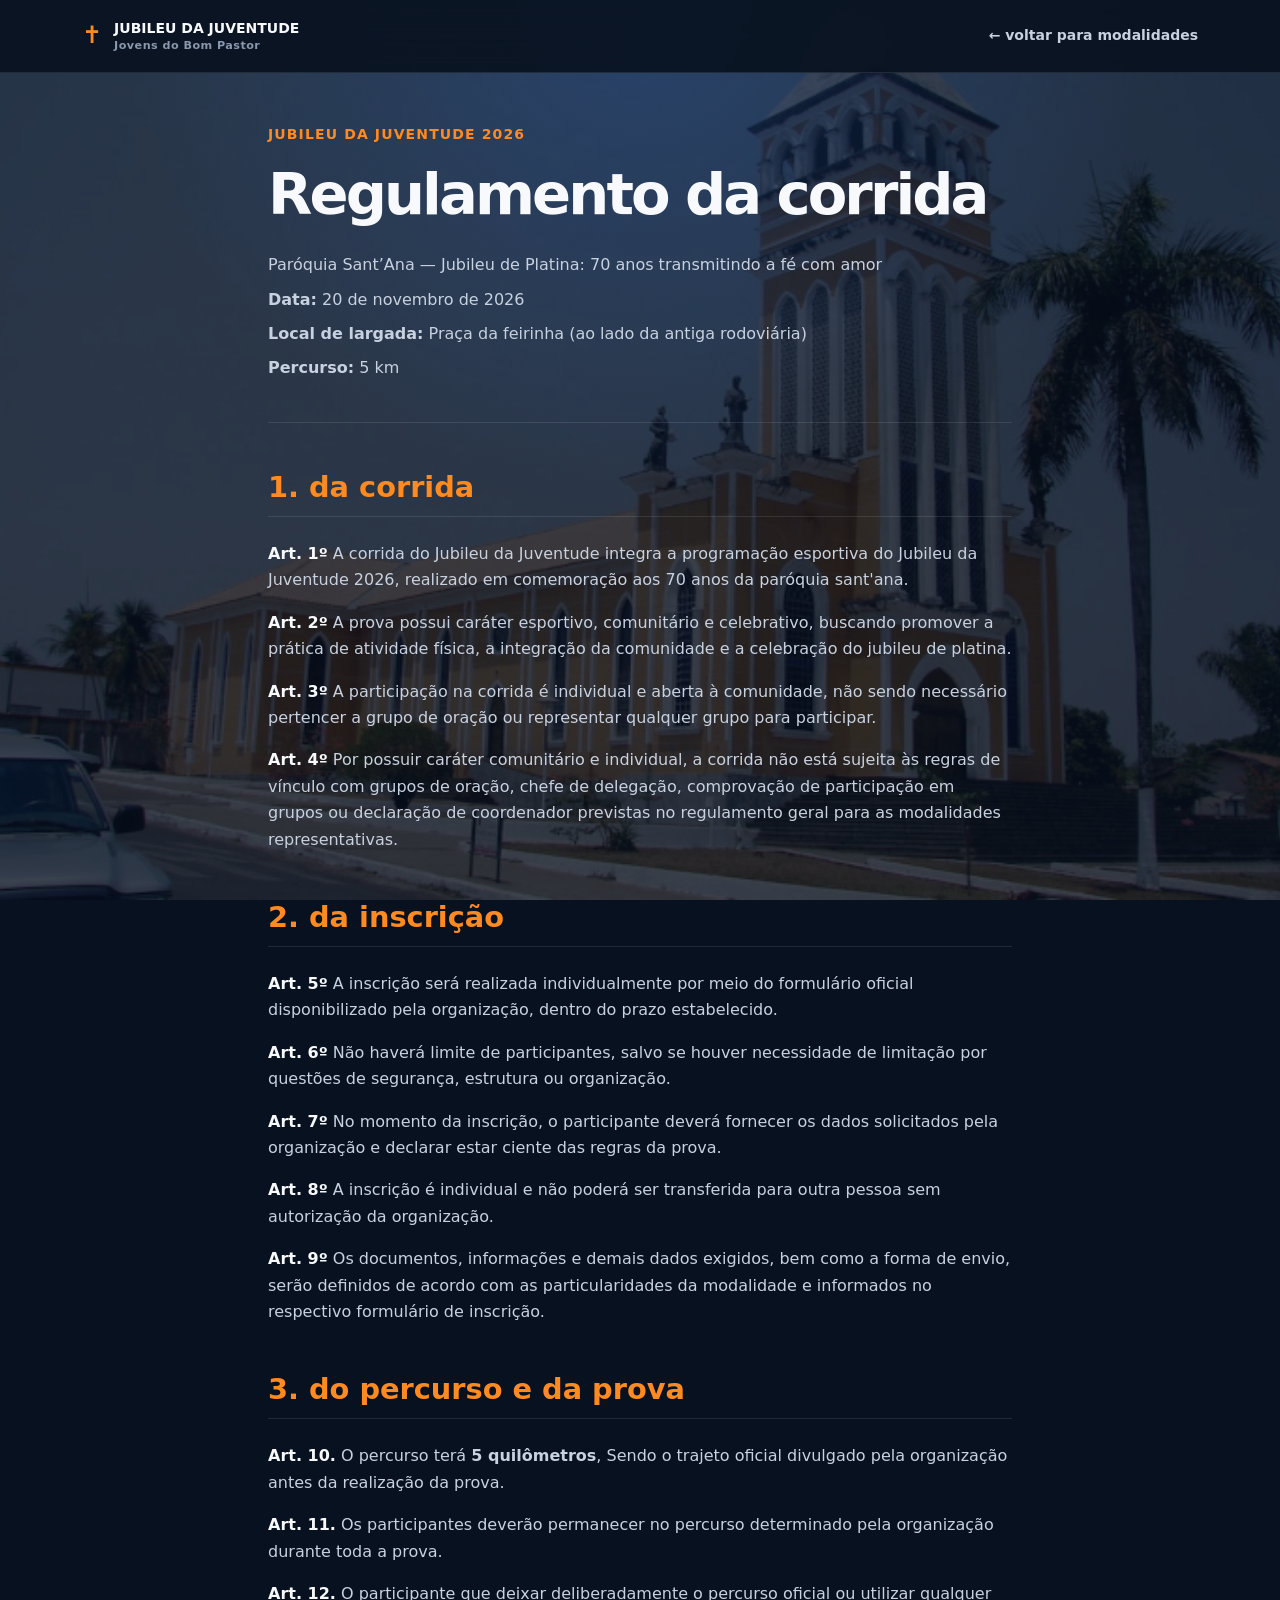
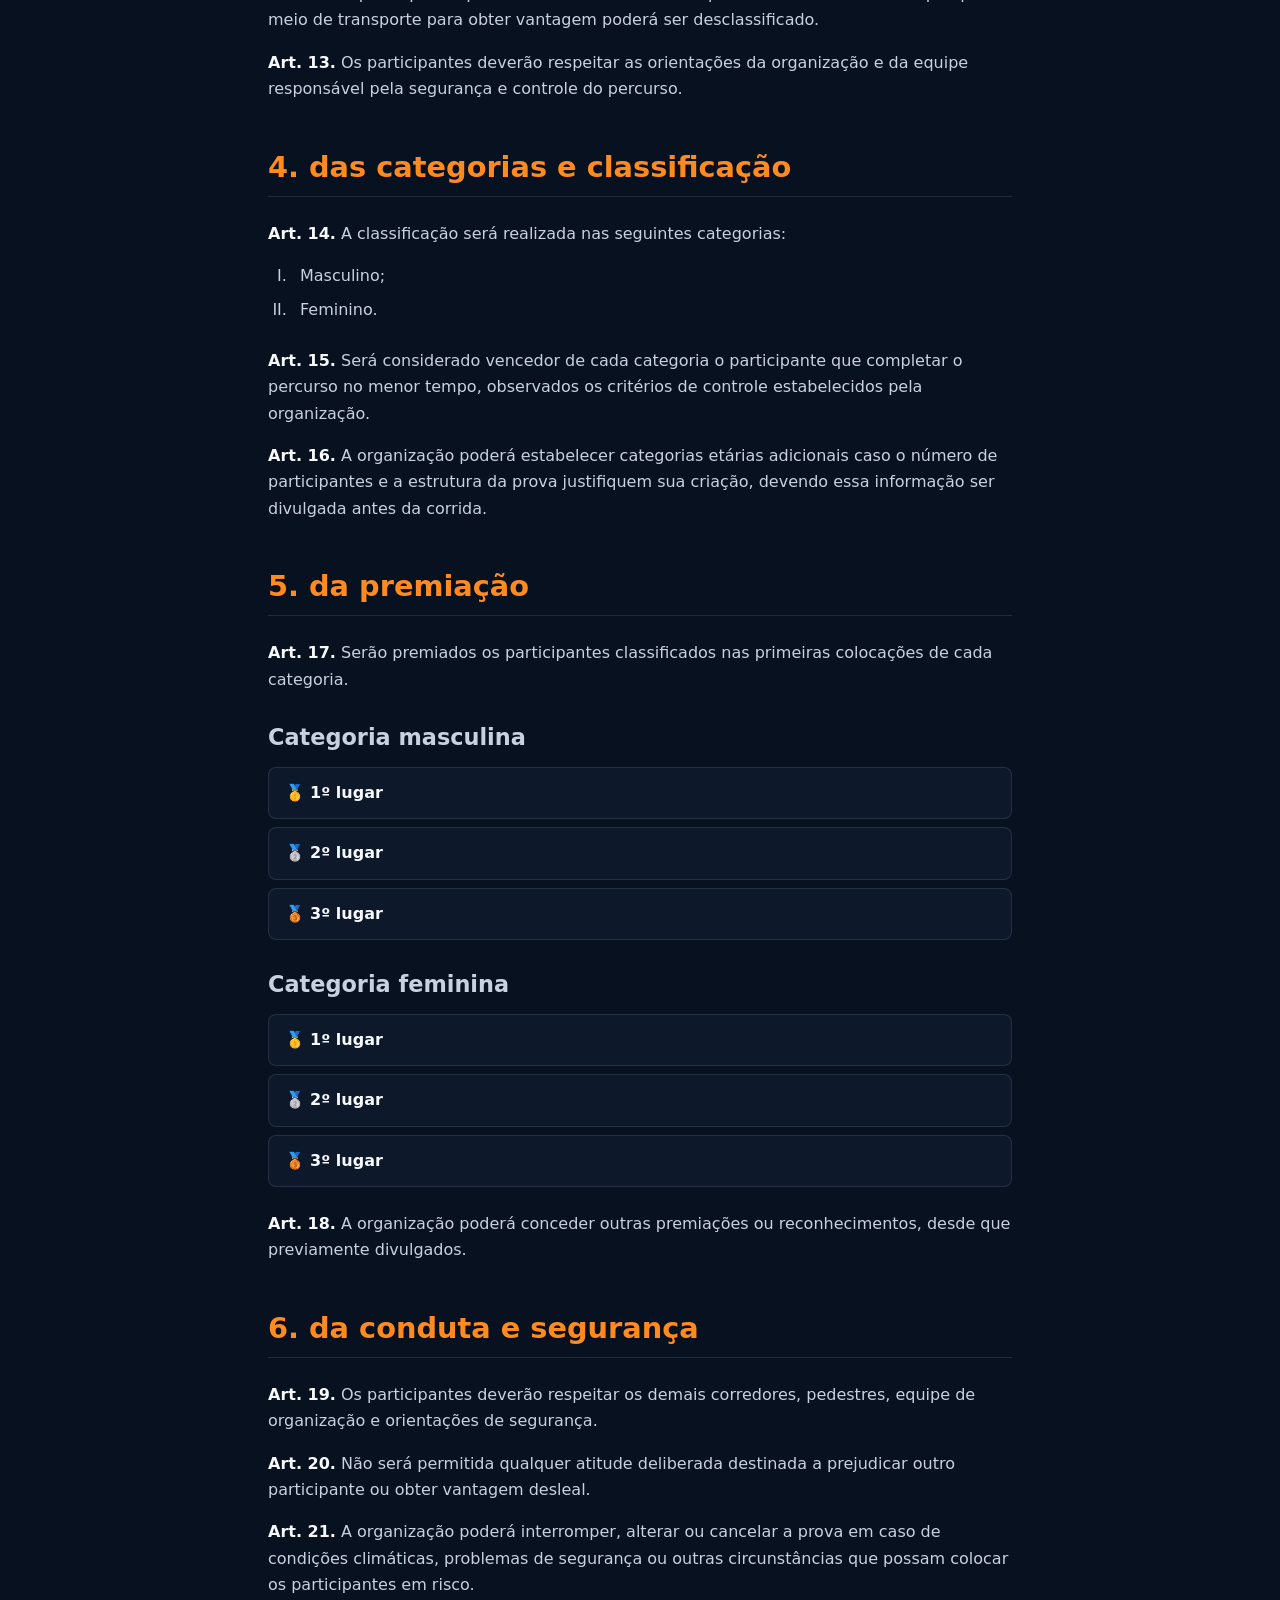
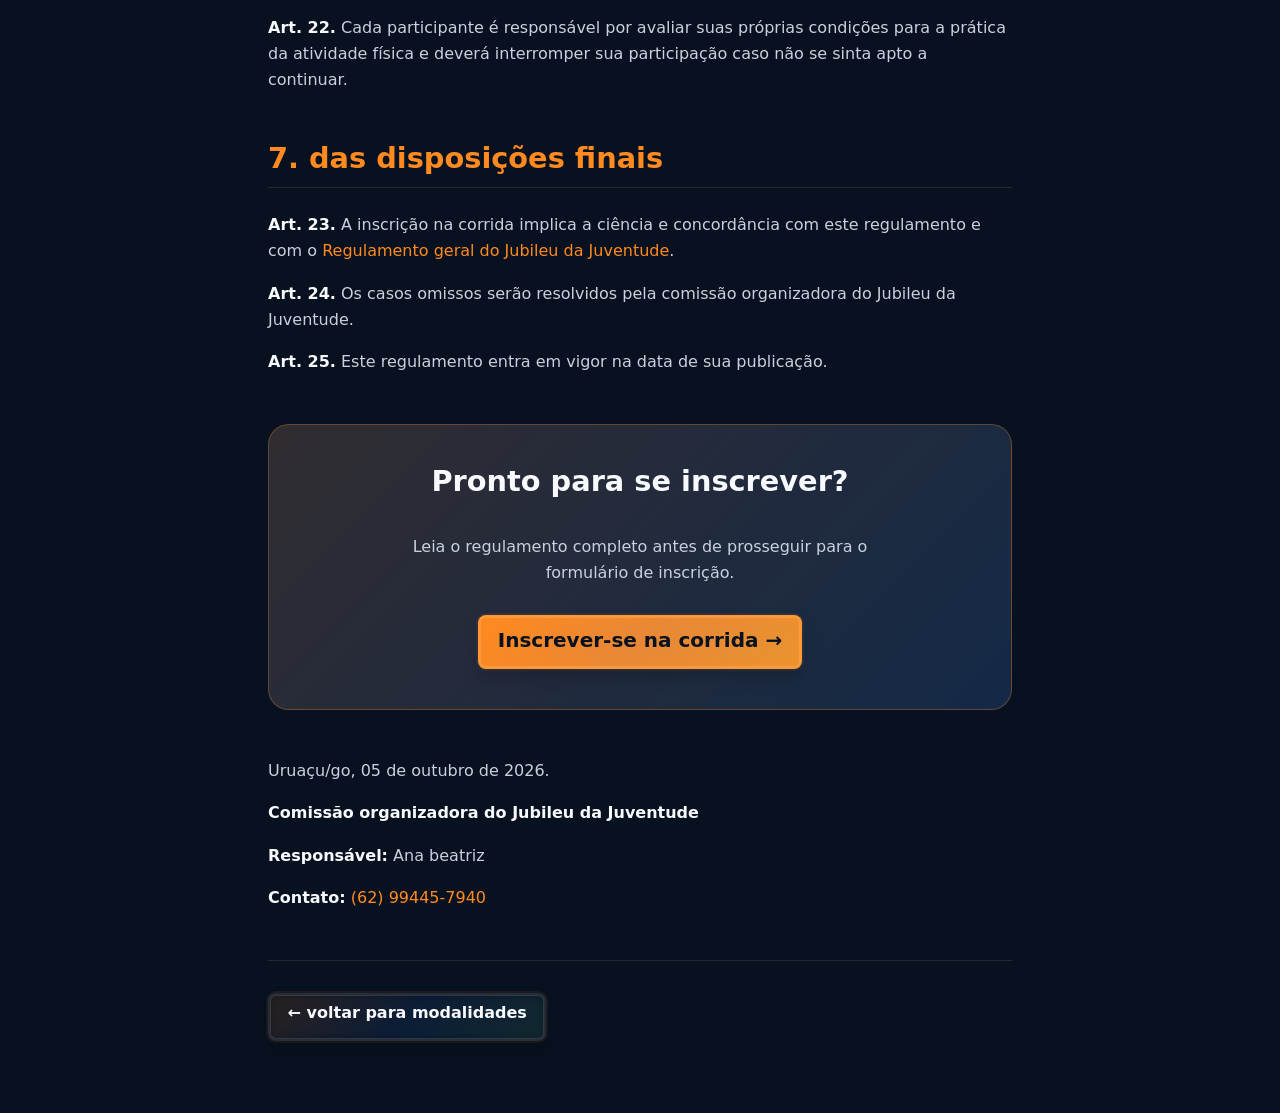
<file: jubileu-juventude/regulamentos/corrida.html>
<!DOCTYPE html>
<html lang="pt-BR" data-bs-theme="dark">
    <head>
        <meta charset="utf-8" />
        <meta name="viewport" content="width=device-width, initial-scale=1" />
        <meta name="theme-color" content="#0c1324" />
        <title>Corrida | Jubileu da Juventude 2026</title>
        <meta name="description"
              content="Regulamento da Corrida do Jubileu da Juventude 2026." />
        <!-- Link preview / Open Graph -->
        <meta property="og:type" content="website" />
        <meta property="og:title" content="Jubileu da Juventude 2026" />
        <meta property="og:description"
              content="Esporte, fé e comunidade. Participe do Jubileu da Juventude 2026 da Paróquia Sant’Ana." />
        <meta property="og:image"
              content="https://jubileu-da-juventude.caique-dubstep.workers.dev/images/cartaz-jubileu.png" />
        <meta property="og:image:width" content="1200" />
        <meta property="og:image:height" content="630" />
        <meta property="og:image:alt" content="Jubileu da Juventude 2026" />
        <link rel="icon" href="../images/favicon.svg" />
        <link href="https://cdn.jsdelivr.net/npm/bootstrap@5.3.3/dist/css/bootstrap.min.css"
              rel="stylesheet" />
        <link rel="stylesheet" href="../css/style.css" />
        <script src="../js/script.js" defer></script>
    </head>
    <body>
        <header>
            <nav class="container" aria-label="Navegação principal">
                <a class="brand" href="../index.html">
                    <span aria-hidden="true">✝</span>
                    <span>
                        Jubileu da Juventude
                        <small>Jovens do Bom Pastor</small>
                    </span>
                </a>
                <a href="../index.html#modalidades">← voltar para modalidades</a>
            </nav>
        </header>
        <main class="container regulation">
            <header class="regulation-header">
                <span class="eyebrow">Jubileu da Juventude 2026</span>
                <h1>Regulamento da corrida</h1>
                <p>
                    Paróquia Sant’Ana — Jubileu de Platina:
                    70 anos transmitindo a fé com amor
                </p>
                <p>
                    <strong>Data:</strong>
                    20 de novembro de 2026
                </p>
                <p>
                    <strong>Local de largada:</strong>
                    Praça da feirinha (ao lado da antiga rodoviária)
                </p>
                <p>
                    <strong>Percurso:</strong>
                    5 km
                </p>
            </header>
            <section>
                <h2>1. da corrida</h2>
                <p>
                    <strong>Art. 1º</strong>
                    A corrida do Jubileu da Juventude integra a programação
                    esportiva do Jubileu da Juventude 2026, realizado em
                    comemoração aos 70 anos da paróquia sant'ana.
                </p>
                <p>
                    <strong>Art. 2º</strong>
                    A prova possui caráter esportivo, comunitário e celebrativo,
                    buscando promover a prática de atividade física, a integração
                    da comunidade e a celebração do jubileu de platina.
                </p>
                <p>
                    <strong>Art. 3º</strong>
                    A participação na corrida é individual e aberta à comunidade,
                    não sendo necessário pertencer a grupo de oração ou representar
                    qualquer grupo para participar.
                </p>
                <p>
                    <strong>Art. 4º</strong>
                    Por possuir caráter comunitário e individual, a corrida não está
                    sujeita às regras de vínculo com grupos de oração, chefe de
                    delegação, comprovação de participação em grupos ou declaração
                    de coordenador previstas no regulamento geral para as modalidades
                    representativas.
                </p>
            </section>
            <section>
                <h2>2. da inscrição</h2>
                <p>
                    <strong>Art. 5º</strong>
                    A inscrição será realizada individualmente por meio do formulário
                    oficial disponibilizado pela organização, dentro do prazo estabelecido.
                </p>
                <p>
                    <strong>Art. 6º</strong>
                    Não haverá limite de participantes, salvo se houver necessidade
                    de limitação por questões de segurança, estrutura ou organização.
                </p>
                <p>
                    <strong>Art. 7º</strong>
                    No momento da inscrição, o participante deverá fornecer os dados
                    solicitados pela organização e declarar estar ciente das regras
                    da prova.
                </p>
                <p>
                    <strong>Art. 8º</strong>
                    A inscrição é individual e não poderá ser transferida para outra
                    pessoa sem autorização da organização.
                </p>
                <p>
                    <strong>Art. 9º</strong>
                    Os documentos, informações e demais dados exigidos, bem como
                    a forma de envio, serão definidos de acordo com as particularidades
                    da modalidade e informados no respectivo formulário de inscrição.
                </p>
            </section>
            <section>
                <h2>3. do percurso e da prova</h2>
                <p>
                    <strong>Art. 10.</strong>
                    O percurso terá <strong>5 quilômetros</strong>,
                    Sendo o trajeto oficial divulgado pela organização antes da
                    realização da prova.
                </p>
                <p>
                    <strong>Art. 11.</strong>
                    Os participantes deverão permanecer no percurso determinado
                    pela organização durante toda a prova.
                </p>
                <p>
                    <strong>Art. 12.</strong>
                    O participante que deixar deliberadamente o percurso oficial
                    ou utilizar qualquer meio de transporte para obter vantagem
                    poderá ser desclassificado.
                </p>
                <p>
                    <strong>Art. 13.</strong>
                    Os participantes deverão respeitar as orientações da organização
                    e da equipe responsável pela segurança e controle do percurso.
                </p>
            </section>
            <section>
                <h2>4. das categorias e classificação</h2>
                <p>
                    <strong>Art. 14.</strong>
                    A classificação será realizada nas seguintes categorias:
                </p>
                <ol class="regulation-list">
                    <li>Masculino;</li>
                    <li>Feminino.</li>
                </ol>
                <p>
                    <strong>Art. 15.</strong>
                    Será considerado vencedor de cada categoria o participante
                    que completar o percurso no menor tempo, observados os critérios
                    de controle estabelecidos pela organização.
                </p>
                <p>
                    <strong>Art. 16.</strong>
                    A organização poderá estabelecer categorias etárias adicionais
                    caso o número de participantes e a estrutura da prova justifiquem
                    sua criação, devendo essa informação ser divulgada antes da corrida.
                </p>
            </section>
            <section>
                <h2>5. da premiação</h2>
                <p>
                    <strong>Art. 17.</strong>
                    Serão premiados os participantes classificados nas primeiras
                    colocações de cada categoria.
                </p>
                <h3>Categoria masculina</h3>
                <ul class="awards">
                    <li>🥇 <strong>1º lugar</strong></li>
                    <li>🥈 <strong>2º lugar</strong></li>
                    <li>🥉 <strong>3º lugar</strong></li>
                </ul>
                <h3>Categoria feminina</h3>
                <ul class="awards">
                    <li>🥇 <strong>1º lugar</strong></li>
                    <li>🥈 <strong>2º lugar</strong></li>
                    <li>🥉 <strong>3º lugar</strong></li>
                </ul>
                <p>
                    <strong>Art. 18.</strong>
                    A organização poderá conceder outras premiações ou reconhecimentos,
                    desde que previamente divulgados.
                </p>
            </section>
            <section>
                <h2>6. da conduta e segurança</h2>
                <p>
                    <strong>Art. 19.</strong>
                    Os participantes deverão respeitar os demais corredores,
                    pedestres, equipe de organização e orientações de segurança.
                </p>
                <p>
                    <strong>Art. 20.</strong>
                    Não será permitida qualquer atitude deliberada destinada
                    a prejudicar outro participante ou obter vantagem desleal.
                </p>
                <p>
                    <strong>Art. 21.</strong>
                    A organização poderá interromper, alterar ou cancelar a prova
                    em caso de condições climáticas, problemas de segurança ou outras
                    circunstâncias que possam colocar os participantes em risco.
                </p>
                <p>
                    <strong>Art. 22.</strong>
                    Cada participante é responsável por avaliar suas próprias condições
                    para a prática da atividade física e deverá interromper sua participação
                    caso não se sinta apto a continuar.
                </p>
            </section>
            <section>
                <h2>7. das disposições finais</h2>
                <p>
                    <strong>Art. 23.</strong>
                    A inscrição na corrida implica a ciência e concordância com este
                    regulamento e com o
                    <a href="geral.html">Regulamento geral do Jubileu da Juventude</a>.
                </p>
                <p>
                    <strong>Art. 24.</strong>
                    Os casos omissos serão resolvidos pela comissão organizadora
                    do Jubileu da Juventude.
                </p>
                <p>
                    <strong>Art. 25.</strong>
                    Este regulamento entra em vigor na data de sua publicação.
                </p>
            </section>
            <section class="regulation-action">
                <h2>Pronto para se inscrever?</h2>
                <p>
                    Leia o regulamento completo antes de prosseguir
                    para o formulário de inscrição.
                </p>
                <a class="btn btn-warning btn-lg fw-bold"
                   href="https://forms.gle/uaZYN2szCgwCDY6q6"
                   target="_blank"
                   rel="noopener noreferrer">Inscrever-se na corrida →</a>
            </section>
            <section class="regulation-publication" aria-label="Publicação e organização">
                <p>Uruaçu/go, 05 de outubro de 2026.</p>
                <p><strong>Comissão organizadora do Jubileu da Juventude</strong></p>
                <p><strong>Responsável:</strong> Ana beatriz</p>
                <p><strong>Contato:</strong> <a href="tel:+5562994457940">(62) 99445-7940</a></p>
            </section>
            <footer class="regulation-footer">
                <a class="btn btn-outline-light" href="../index.html#modalidades">← voltar para modalidades</a>
            </footer>
        </main>
    </body>
</html>
</file>
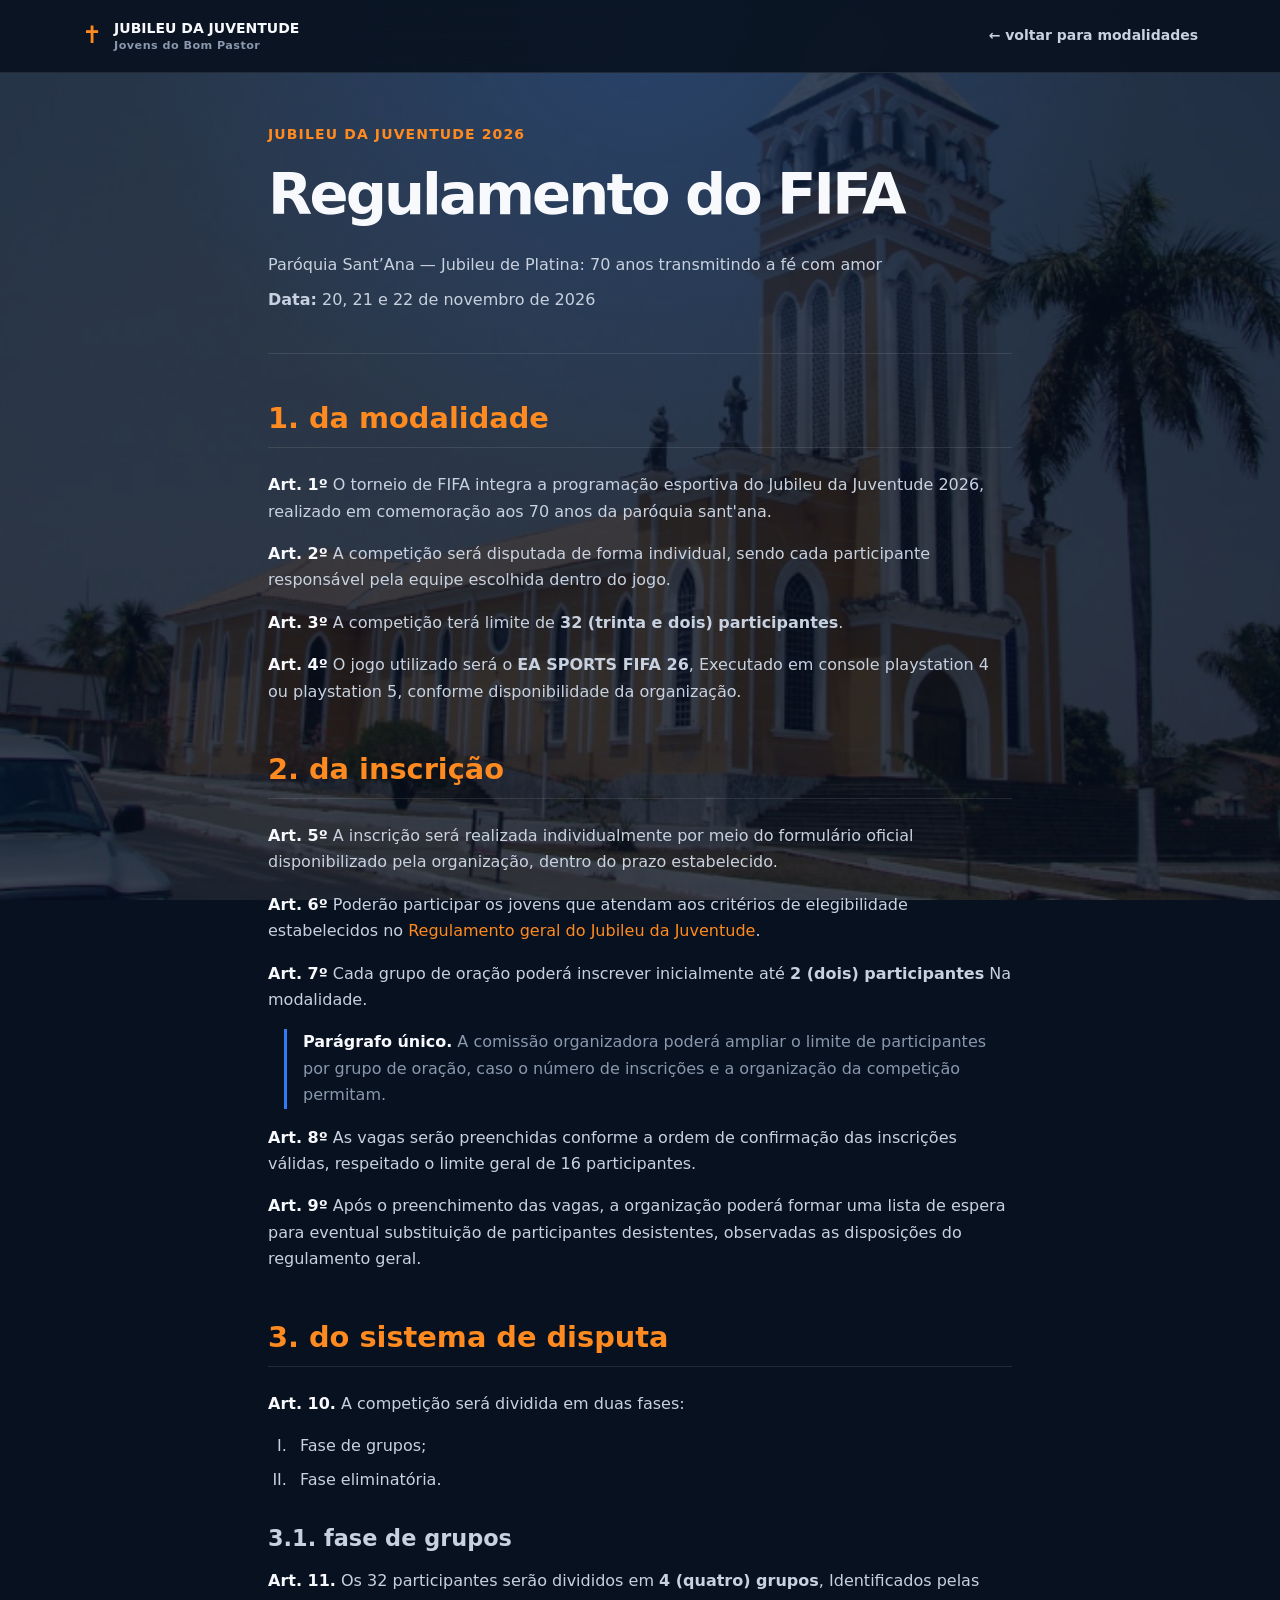
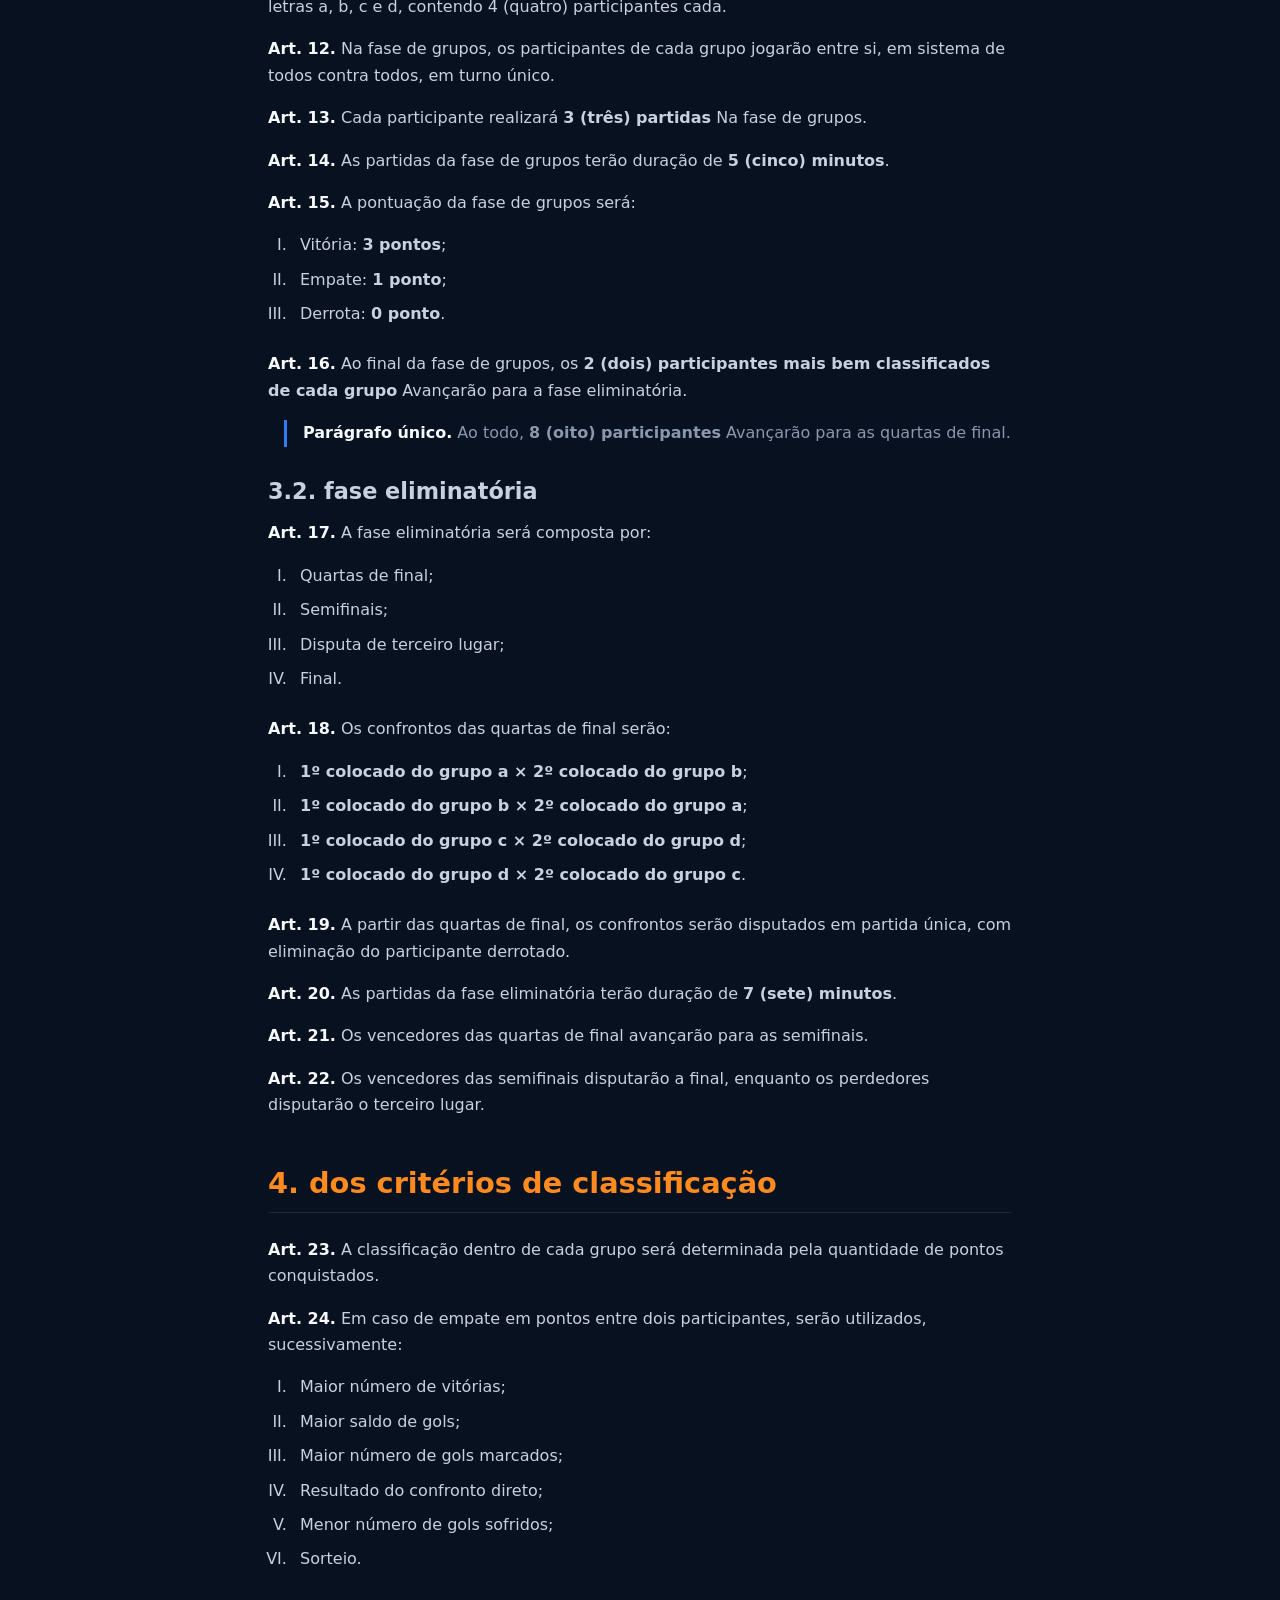
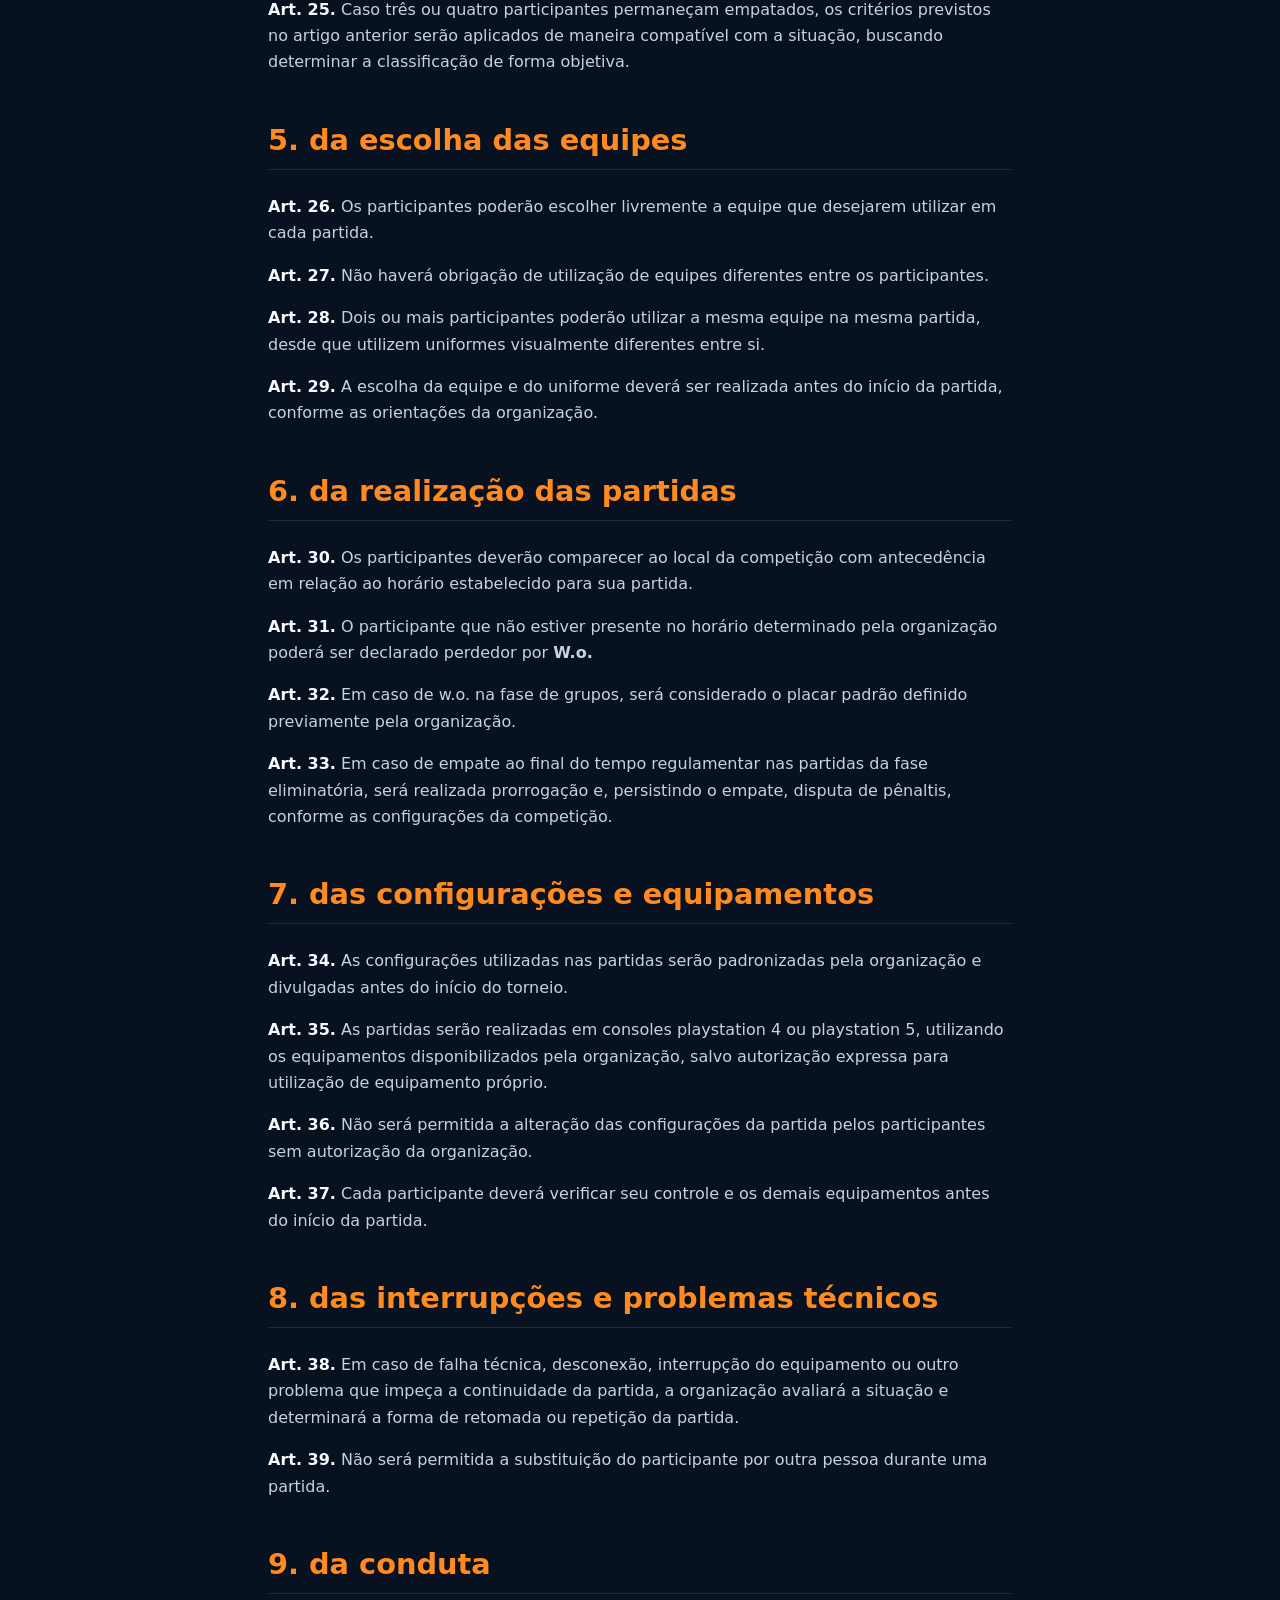
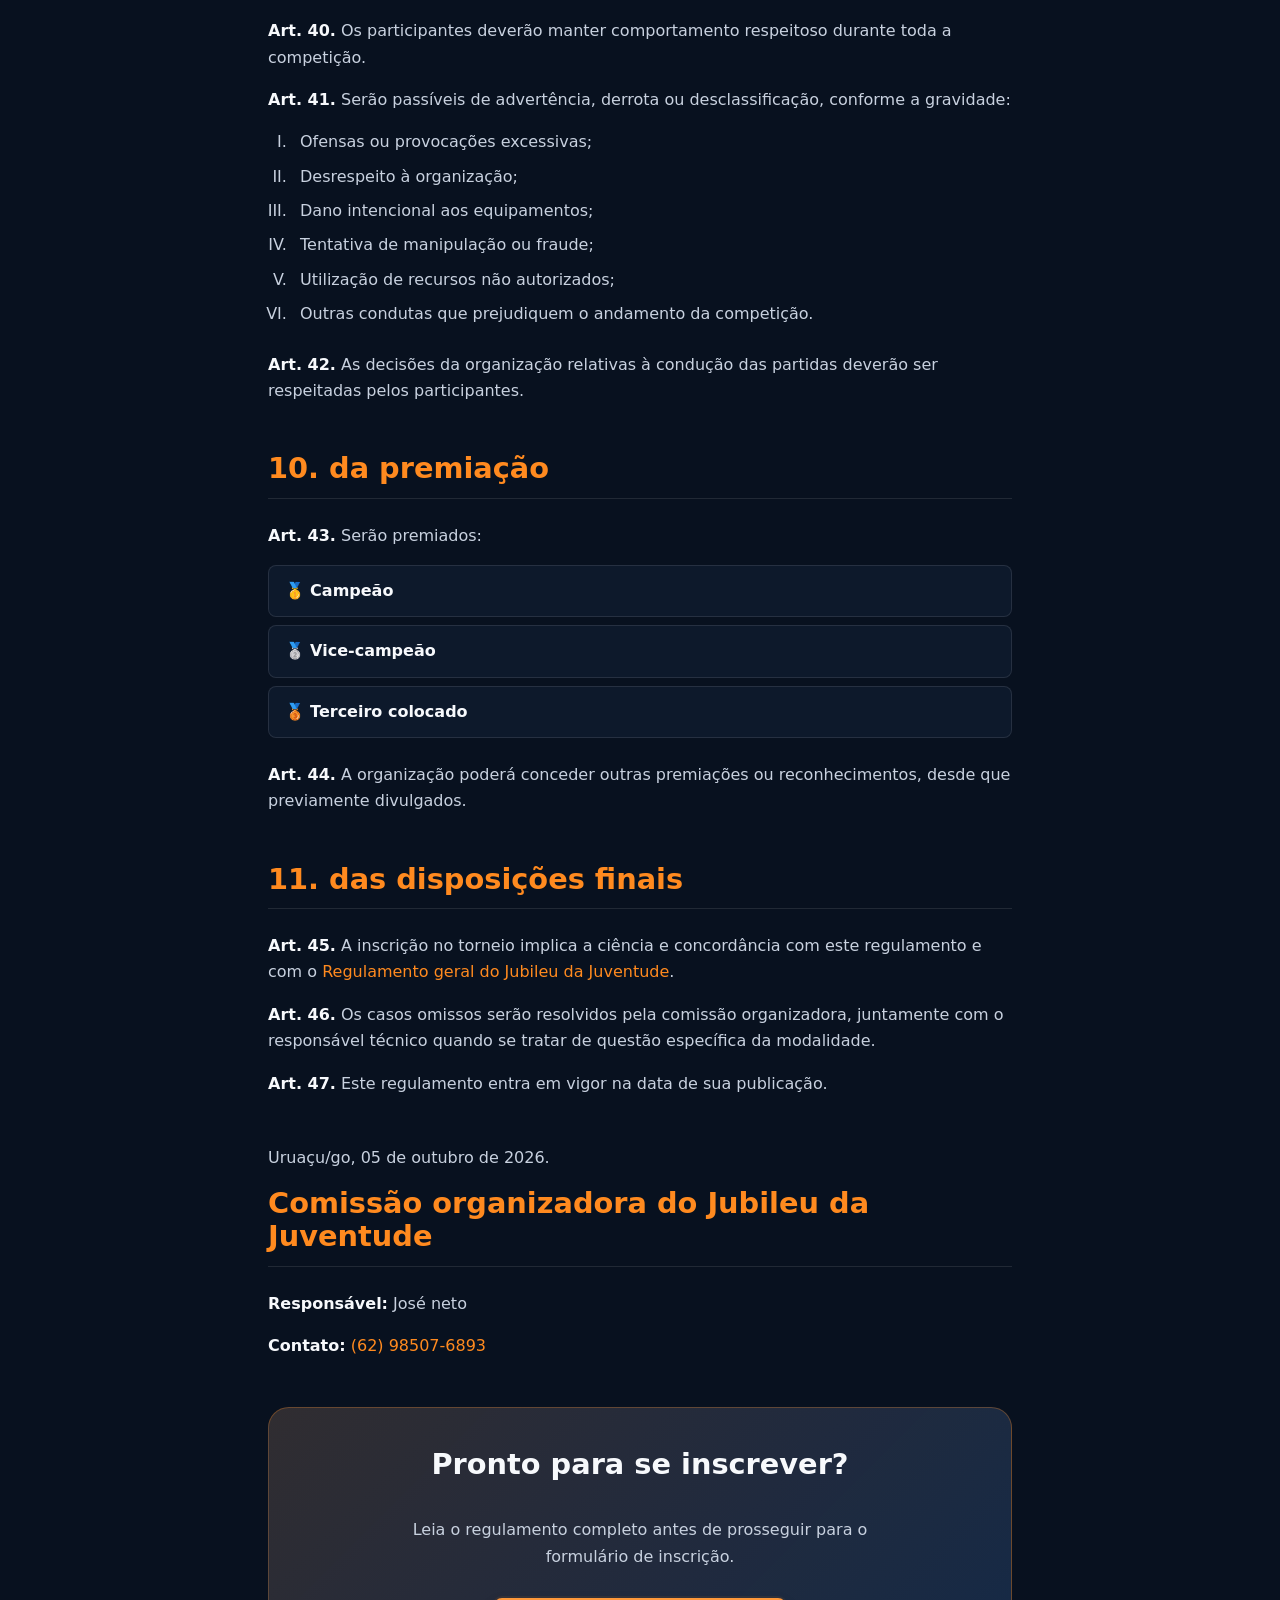
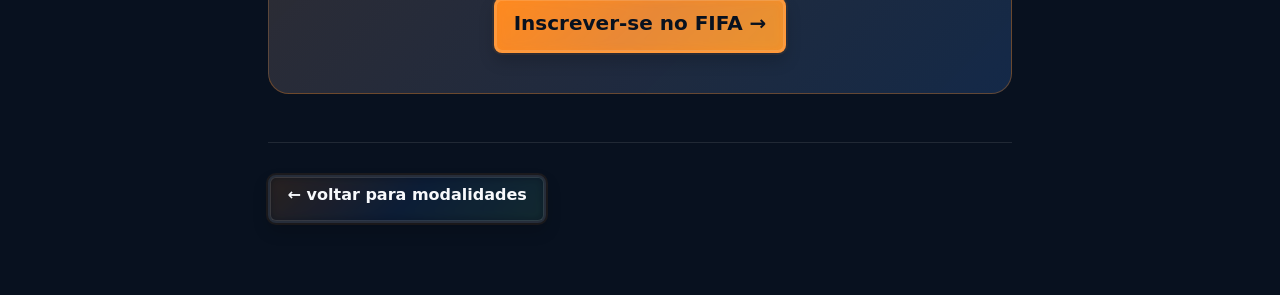
<file: jubileu-juventude/regulamentos/fifa.html>
<!DOCTYPE html>
<html lang="pt-BR" data-bs-theme="dark">
    <head>
        <meta charset="utf-8" />
        <meta name="viewport" content="width=device-width, initial-scale=1" />
        <meta name="theme-color" content="#0c1324" />
        <title>FIFA | Jubileu da Juventude 2026</title>
        <meta name="description"
              content="Regulamento do FIFA do Jubileu da Juventude 2026." />
        <link rel="icon" href="../images/favicon.svg" />
        <link href="https://cdn.jsdelivr.net/npm/bootstrap@5.3.3/dist/css/bootstrap.min.css"
              rel="stylesheet" />
        <link rel="stylesheet" href="../css/style.css" />
        <script src="../js/script.js" defer></script>
    </head>
    <body>
        <header>
            <nav class="container" aria-label="Navegação principal">
                <a class="brand" href="../index.html">
                    <span aria-hidden="true">✝</span>
                    <span>
                        Jubileu da Juventude
                        <small>Jovens do Bom Pastor</small>
                    </span>
                </a>
                <a href="../index.html#modalidades">← voltar para modalidades</a>
            </nav>
        </header>
        <main class="container regulation">
            <header class="regulation-header">
                <span class="eyebrow">Jubileu da Juventude 2026</span>
                <h1>Regulamento do FIFA</h1>
                <p>
                    Paróquia Sant’Ana — Jubileu de Platina:
                    70 anos transmitindo a fé com amor
                </p>
                <p>
                    <strong>Data:</strong>
                    20, 21 e 22 de novembro de 2026
                </p>
            </header>
            <section>
                <h2>1. da modalidade</h2>
                <p>
                    <strong>Art. 1º</strong>
                    O torneio de FIFA integra a programação esportiva do
                    Jubileu da Juventude 2026, realizado em comemoração
                    aos 70 anos da paróquia sant'ana.
                </p>
                <p>
                    <strong>Art. 2º</strong>
                    A competição será disputada de forma individual,
                    sendo cada participante responsável pela equipe escolhida
                    dentro do jogo.
                </p>
                <p>
                    <strong>Art. 3º</strong>
                    A competição terá limite de
                    <strong>32 (trinta e dois) participantes</strong>.
                </p>
                <p>
                    <strong>Art. 4º</strong>
                    O jogo utilizado será o <strong>EA SPORTS FIFA 26</strong>,
                    Executado em console playstation 4 ou playstation 5,
                    conforme disponibilidade da organização.
                </p>
            </section>
            <section>
                <h2>2. da inscrição</h2>
                <p>
                    <strong>Art. 5º</strong>
                    A inscrição será realizada individualmente por meio
                    do formulário oficial disponibilizado pela organização,
                    dentro do prazo estabelecido.
                </p>
                <p>
                    <strong>Art. 6º</strong>
                    Poderão participar os jovens que atendam aos critérios
                    de elegibilidade estabelecidos no
                    <a href="geral.html">Regulamento geral do Jubileu da Juventude</a>.
                </p>
                <p>
                    <strong>Art. 7º</strong>
                    Cada grupo de oração poderá inscrever inicialmente até
                    <strong>2 (dois) participantes</strong> Na modalidade.
                </p>
                <p class="paragraph">
                    <strong>Parágrafo único.</strong>
                    A comissão organizadora poderá ampliar o limite de participantes
                    por grupo de oração, caso o número de inscrições e a organização
                    da competição permitam.
                </p>
                <p>
                    <strong>Art. 8º</strong>
                    As vagas serão preenchidas conforme a ordem de confirmação
                    das inscrições válidas, respeitado o limite geral
                    de 16 participantes.
                </p>
                <p>
                    <strong>Art. 9º</strong>
                    Após o preenchimento das vagas, a organização poderá formar
                    uma lista de espera para eventual substituição de participantes
                    desistentes, observadas as disposições do regulamento geral.
                </p>
            </section>
            <section>
                <h2>3. do sistema de disputa</h2>
                <p>
                    <strong>Art. 10.</strong>
                    A competição será dividida em duas fases:
                </p>
                <ol class="regulation-list">
                    <li>Fase de grupos;</li>
                    <li>Fase eliminatória.</li>
                </ol>
                <h3>3.1. fase de grupos</h3>
                <p>
                    <strong>Art. 11.</strong>
                    Os 32 participantes serão divididos em
                    <strong>4 (quatro) grupos</strong>,
                    Identificados pelas letras a, b, c e d,
                    contendo 4 (quatro) participantes cada.
                </p>
                <p>
                    <strong>Art. 12.</strong>
                    Na fase de grupos, os participantes de cada grupo
                    jogarão entre si, em sistema de todos contra todos,
                    em turno único.
                </p>
                <p>
                    <strong>Art. 13.</strong>
                    Cada participante realizará
                    <strong>3 (três) partidas</strong>
                    Na fase de grupos.
                </p>
                <p>
                    <strong>Art. 14.</strong>
                    As partidas da fase de grupos terão duração de
                    <strong>5 (cinco) minutos</strong>.
                </p>
                <p>
                    <strong>Art. 15.</strong>
                    A pontuação da fase de grupos será:
                </p>
                <ol class="regulation-list">
                    <li>Vitória: <strong>3 pontos</strong>;</li>
                    <li>Empate: <strong>1 ponto</strong>;</li>
                    <li>Derrota: <strong>0 ponto</strong>.</li>
                </ol>
                <p>
                    <strong>Art. 16.</strong>
                    Ao final da fase de grupos, os
                    <strong>2 (dois) participantes mais bem classificados de cada grupo</strong>
                    Avançarão para a fase eliminatória.
                </p>
                <p class="paragraph">
                    <strong>Parágrafo único.</strong>
                    Ao todo, <strong>8 (oito) participantes</strong>
                    Avançarão para as quartas de final.
                </p>
                <h3>3.2. fase eliminatória</h3>
                <p>
                    <strong>Art. 17.</strong>
                    A fase eliminatória será composta por:
                </p>
                <ol class="regulation-list">
                    <li>Quartas de final;</li>
                    <li>Semifinais;</li>
                    <li>Disputa de terceiro lugar;</li>
                    <li>Final.</li>
                </ol>
                <p>
                    <strong>Art. 18.</strong>
                    Os confrontos das quartas de final serão:
                </p>
                <ol class="regulation-list">
                    <li>
                        <strong>1º colocado do grupo a × 2º colocado do grupo b</strong>;
                    </li>
                    <li>
                        <strong>1º colocado do grupo b × 2º colocado do grupo a</strong>;
                    </li>
                    <li>
                        <strong>1º colocado do grupo c × 2º colocado do grupo d</strong>;
                    </li>
                    <li>
                        <strong>1º colocado do grupo d × 2º colocado do grupo c</strong>.
                    </li>
                </ol>
                <p>
                    <strong>Art. 19.</strong>
                    A partir das quartas de final, os confrontos serão disputados
                    em partida única, com eliminação do participante derrotado.
                </p>
                <p>
                    <strong>Art. 20.</strong>
                    As partidas da fase eliminatória terão duração de
                    <strong>7 (sete) minutos</strong>.
                </p>
                <p>
                    <strong>Art. 21.</strong>
                    Os vencedores das quartas de final avançarão
                    para as semifinais.
                </p>
                <p>
                    <strong>Art. 22.</strong>
                    Os vencedores das semifinais disputarão a final,
                    enquanto os perdedores disputarão o terceiro lugar.
                </p>
            </section>
            <section>
                <h2>4. dos critérios de classificação</h2>
                <p>
                    <strong>Art. 23.</strong>
                    A classificação dentro de cada grupo será determinada
                    pela quantidade de pontos conquistados.
                </p>
                <p>
                    <strong>Art. 24.</strong>
                    Em caso de empate em pontos entre dois participantes,
                    serão utilizados, sucessivamente:
                </p>
                <ol class="regulation-list">
                    <li>Maior número de vitórias;</li>
                    <li>Maior saldo de gols;</li>
                    <li>Maior número de gols marcados;</li>
                    <li>Resultado do confronto direto;</li>
                    <li>Menor número de gols sofridos;</li>
                    <li>Sorteio.</li>
                </ol>
                <p>
                    <strong>Art. 25.</strong>
                    Caso três ou quatro participantes permaneçam empatados,
                    os critérios previstos no artigo anterior serão aplicados
                    de maneira compatível com a situação, buscando determinar
                    a classificação de forma objetiva.
                </p>
            </section>
            <section>
                <h2>5. da escolha das equipes</h2>
                <p>
                    <strong>Art. 26.</strong>
                    Os participantes poderão escolher livremente a equipe
                    que desejarem utilizar em cada partida.
                </p>
                <p>
                    <strong>Art. 27.</strong>
                    Não haverá obrigação de utilização de equipes diferentes
                    entre os participantes.
                </p>
                <p>
                    <strong>Art. 28.</strong>
                    Dois ou mais participantes poderão utilizar a mesma equipe
                    na mesma partida, desde que utilizem uniformes visualmente
                    diferentes entre si.
                </p>
                <p>
                    <strong>Art. 29.</strong>
                    A escolha da equipe e do uniforme deverá ser realizada
                    antes do início da partida, conforme as orientações
                    da organização.
                </p>
            </section>
            <section>
                <h2>6. da realização das partidas</h2>
                <p>
                    <strong>Art. 30.</strong>
                    Os participantes deverão comparecer ao local da competição
                    com antecedência em relação ao horário estabelecido
                    para sua partida.
                </p>
                <p>
                    <strong>Art. 31.</strong>
                    O participante que não estiver presente no horário determinado
                    pela organização poderá ser declarado perdedor por
                    <strong>W.o.</strong>
                </p>
                <p>
                    <strong>Art. 32.</strong>
                    Em caso de w.o. na fase de grupos, será considerado
                    o placar padrão definido previamente pela organização.
                </p>
                <p>
                    <strong>Art. 33.</strong>
                    Em caso de empate ao final do tempo regulamentar
                    nas partidas da fase eliminatória, será realizada prorrogação
                    e, persistindo o empate, disputa de pênaltis,
                    conforme as configurações da competição.
                </p>
            </section>
            <section>
                <h2>7. das configurações e equipamentos</h2>
                <p>
                    <strong>Art. 34.</strong>
                    As configurações utilizadas nas partidas serão padronizadas
                    pela organização e divulgadas antes do início do torneio.
                </p>
                <p>
                    <strong>Art. 35.</strong>
                    As partidas serão realizadas em consoles playstation 4
                    ou playstation 5, utilizando os equipamentos disponibilizados
                    pela organização, salvo autorização expressa para utilização
                    de equipamento próprio.
                </p>
                <p>
                    <strong>Art. 36.</strong>
                    Não será permitida a alteração das configurações da partida
                    pelos participantes sem autorização da organização.
                </p>
                <p>
                    <strong>Art. 37.</strong>
                    Cada participante deverá verificar seu controle
                    e os demais equipamentos antes do início da partida.
                </p>
            </section>
            <section>
                <h2>8. das interrupções e problemas técnicos</h2>
                <p>
                    <strong>Art. 38.</strong>
                    Em caso de falha técnica, desconexão, interrupção do equipamento
                    ou outro problema que impeça a continuidade da partida,
                    a organização avaliará a situação e determinará a forma
                    de retomada ou repetição da partida.
                </p>
                <p>
                    <strong>Art. 39.</strong>
                    Não será permitida a substituição do participante
                    por outra pessoa durante uma partida.
                </p>
            </section>
            <section>
                <h2>9. da conduta</h2>
                <p>
                    <strong>Art. 40.</strong>
                    Os participantes deverão manter comportamento respeitoso
                    durante toda a competição.
                </p>
                <p>
                    <strong>Art. 41.</strong>
                    Serão passíveis de advertência, derrota ou desclassificação,
                    conforme a gravidade:
                </p>
                <ol class="regulation-list">
                    <li>Ofensas ou provocações excessivas;</li>
                    <li>Desrespeito à organização;</li>
                    <li>Dano intencional aos equipamentos;</li>
                    <li>Tentativa de manipulação ou fraude;</li>
                    <li>Utilização de recursos não autorizados;</li>
                    <li>Outras condutas que prejudiquem o andamento da competição.</li>
                </ol>
                <p>
                    <strong>Art. 42.</strong>
                    As decisões da organização relativas à condução das partidas
                    deverão ser respeitadas pelos participantes.
                </p>
            </section>
            <section>
                <h2>10. da premiação</h2>
                <p>
                    <strong>Art. 43.</strong>
                    Serão premiados:
                </p>
                <ul class="awards">
                    <li>🥇 <strong>Campeão</strong></li>
                    <li>🥈 <strong>Vice-campeão</strong></li>
                    <li>🥉 <strong>Terceiro colocado</strong></li>
                </ul>
                <p>
                    <strong>Art. 44.</strong>
                    A organização poderá conceder outras premiações
                    ou reconhecimentos, desde que previamente divulgados.
                </p>
            </section>
            <section>
                <h2>11. das disposições finais</h2>
                <p>
                    <strong>Art. 45.</strong>
                    A inscrição no torneio implica a ciência e concordância
                    com este regulamento e com o
                    <a href="geral.html">Regulamento geral do Jubileu da Juventude</a>.
                </p>
                <p>
                    <strong>Art. 46.</strong>
                    Os casos omissos serão resolvidos pela comissão organizadora,
                    juntamente com o responsável técnico quando se tratar
                    de questão específica da modalidade.
                </p>
                <p>
                    <strong>Art. 47.</strong>
                    Este regulamento entra em vigor na data de sua publicação.
                </p>
            </section>
            <section class="regulation-publication">
                <p>Uruaçu/go, 05 de outubro de 2026.</p>
                <h2>Comissão organizadora do Jubileu da Juventude</h2>
                <p><strong>Responsável:</strong> José neto</p>
                <p><strong>Contato:</strong> <a href="tel:+5562985076893">(62) 98507-6893</a></p>
            </section>
            <section class="regulation-action">
                <h2>Pronto para se inscrever?</h2>
                <p>
                    Leia o regulamento completo antes de prosseguir
                    para o formulário de inscrição.
                </p>
                <a class="btn btn-warning btn-lg fw-bold"
                   href="https://forms.gle/TqdNbo21oveRy25J6"
                   target="_blank"
                   rel="noopener noreferrer">Inscrever-se no FIFA →</a>
            </section>
            <footer class="regulation-footer">
                <a class="btn btn-outline-light" href="../index.html#modalidades">← voltar para modalidades</a>
            </footer>
        </main>
    </body>
</html>
</file>
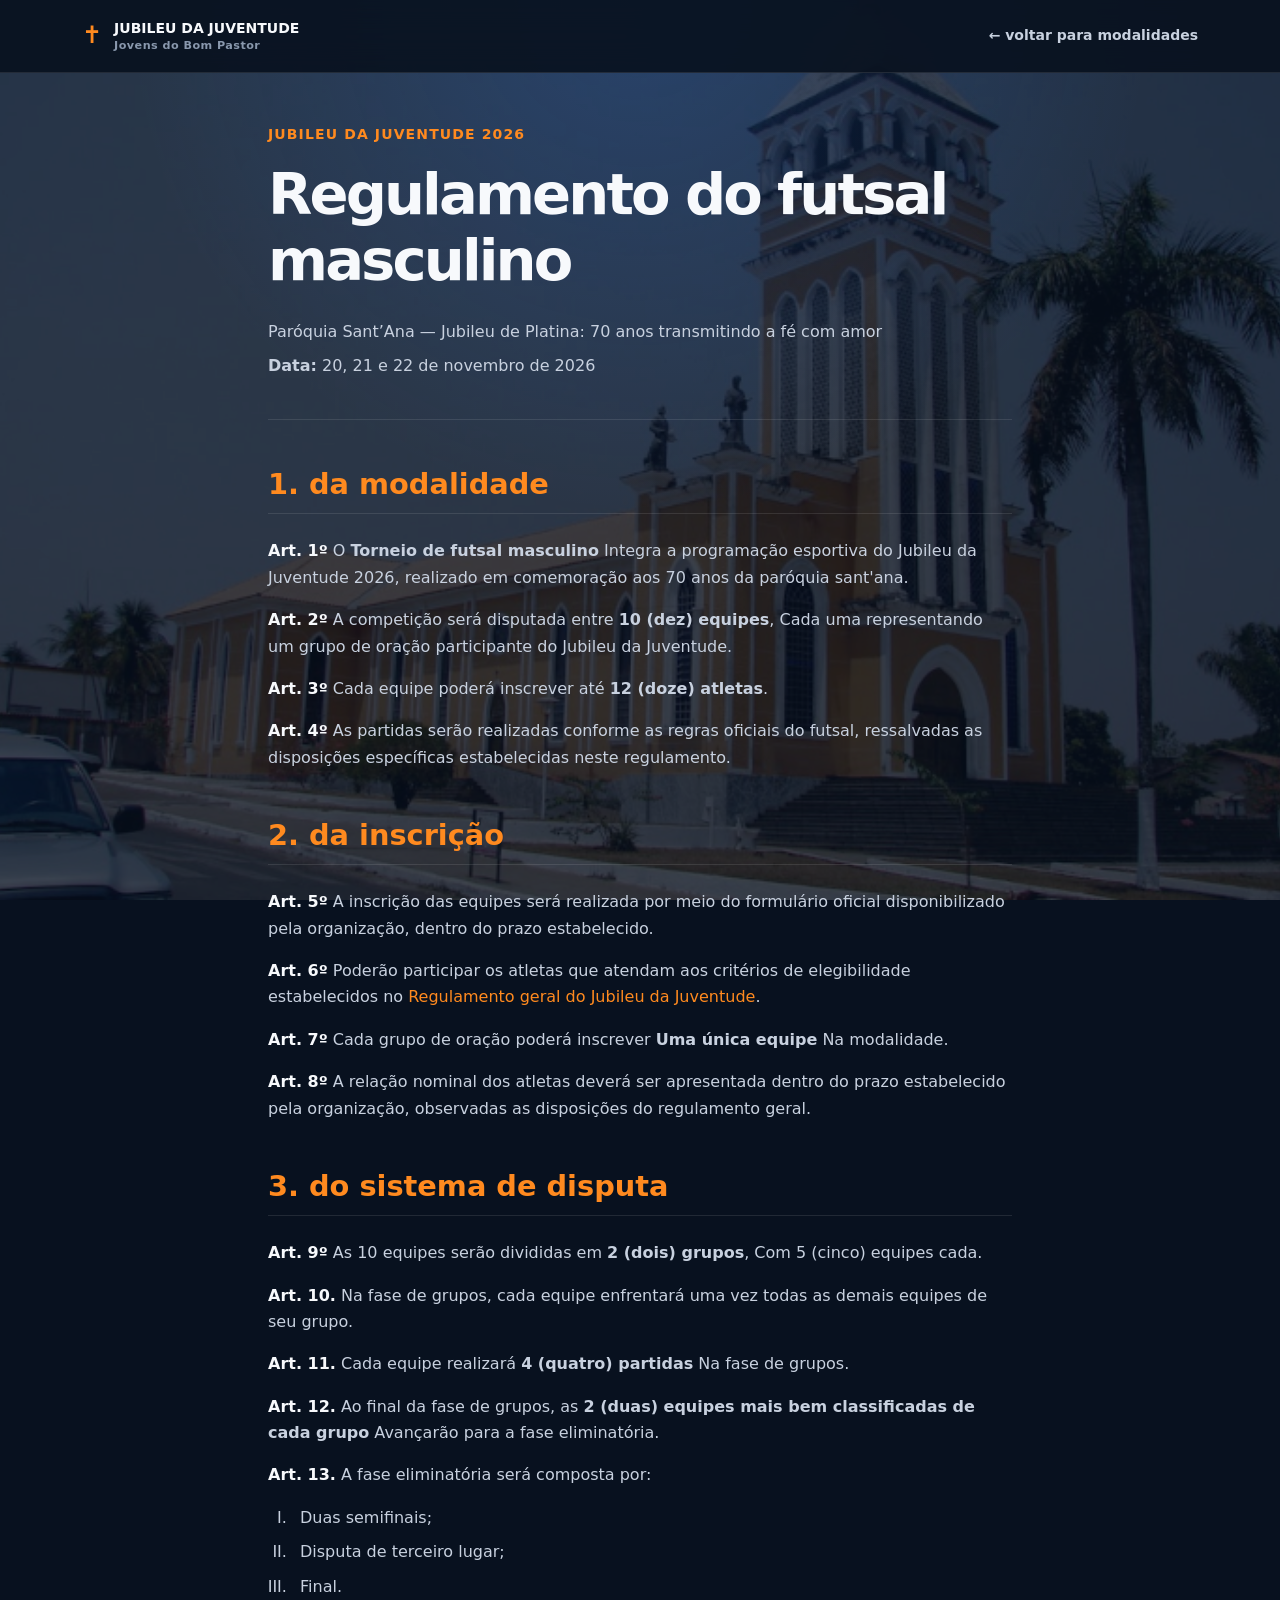
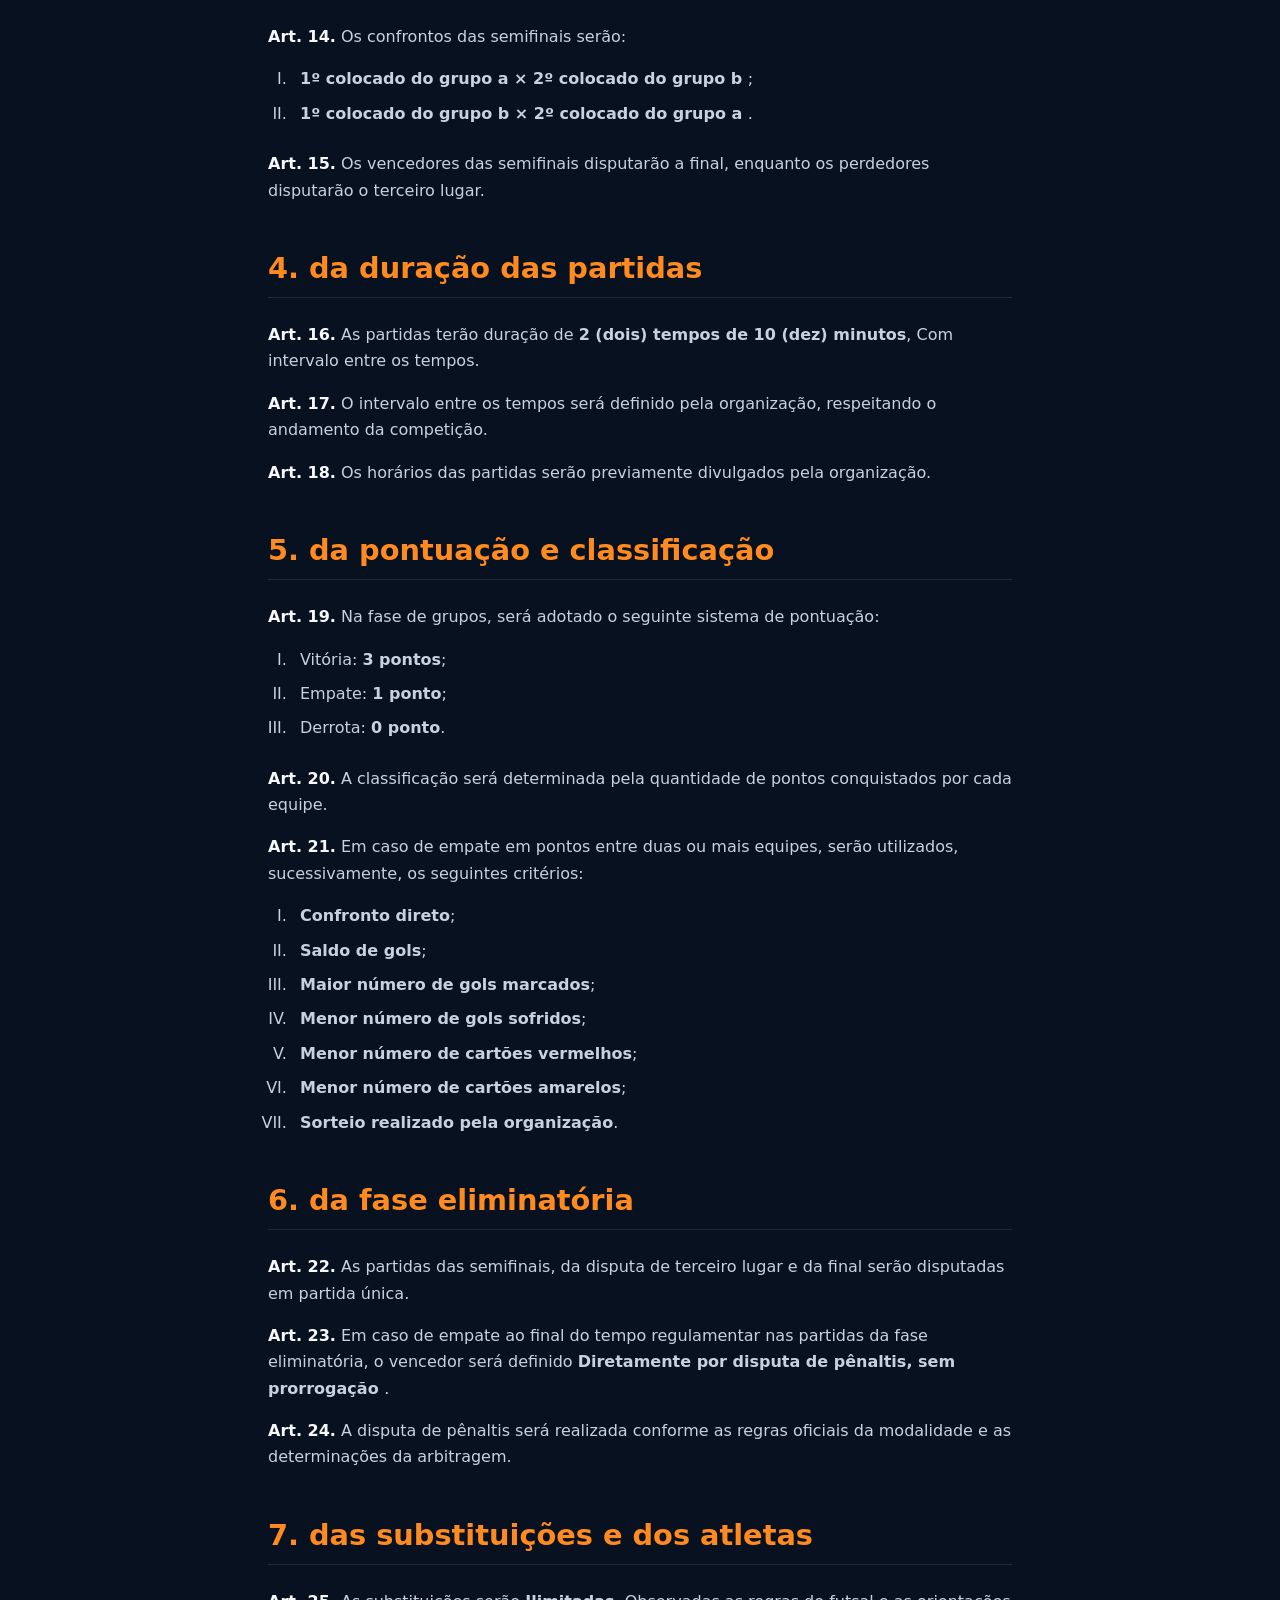
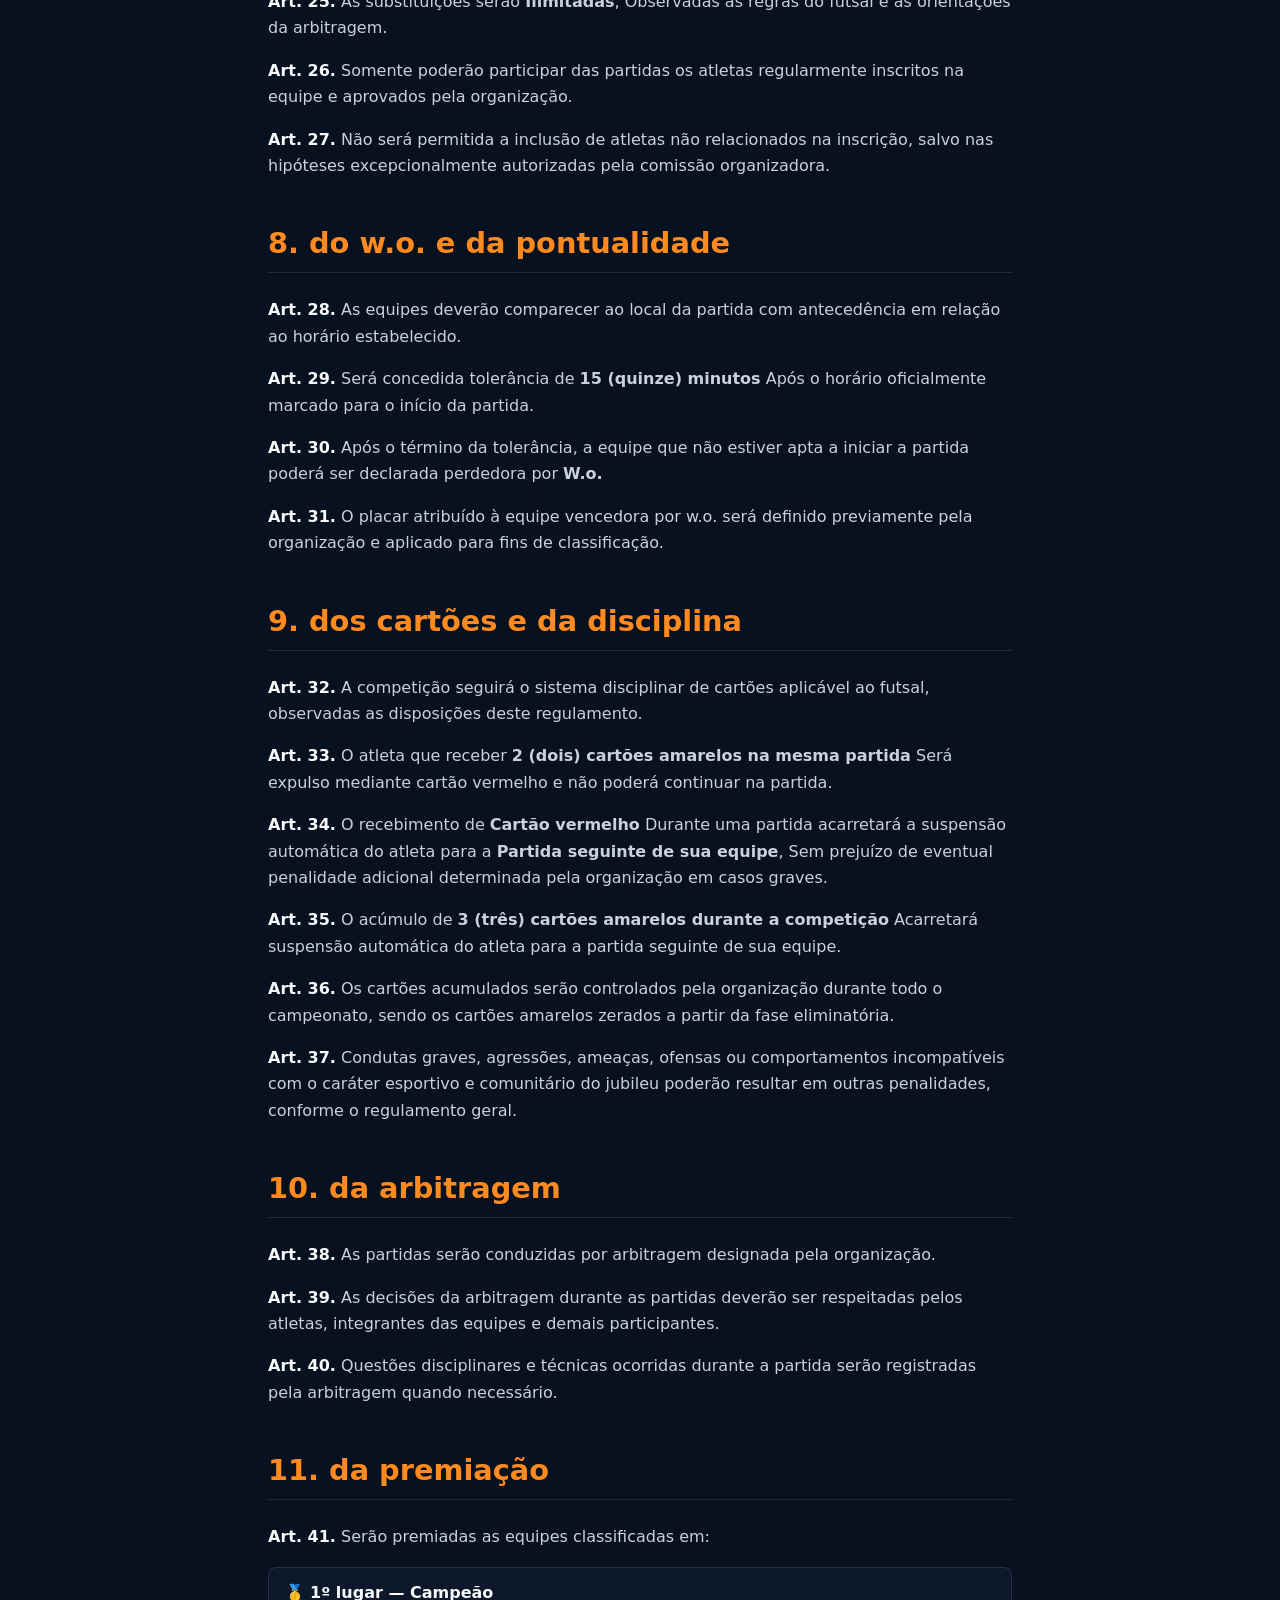
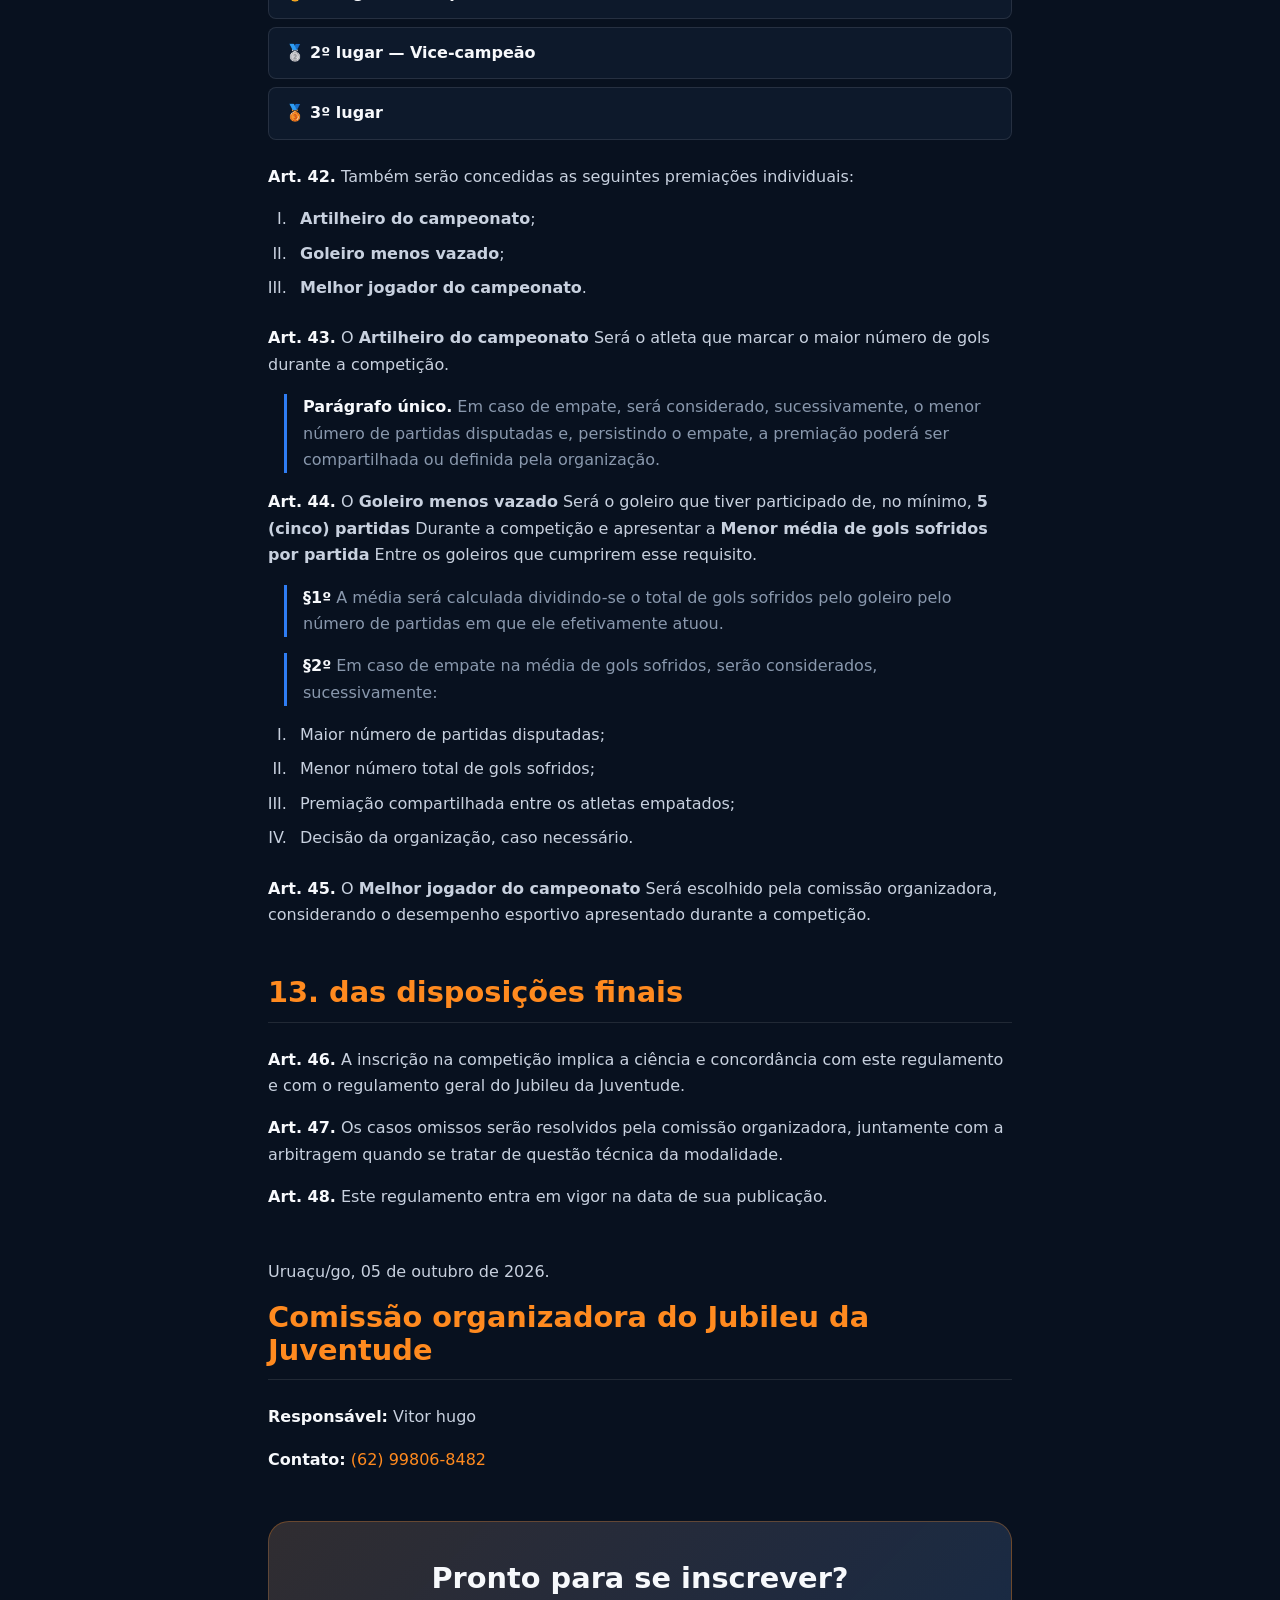
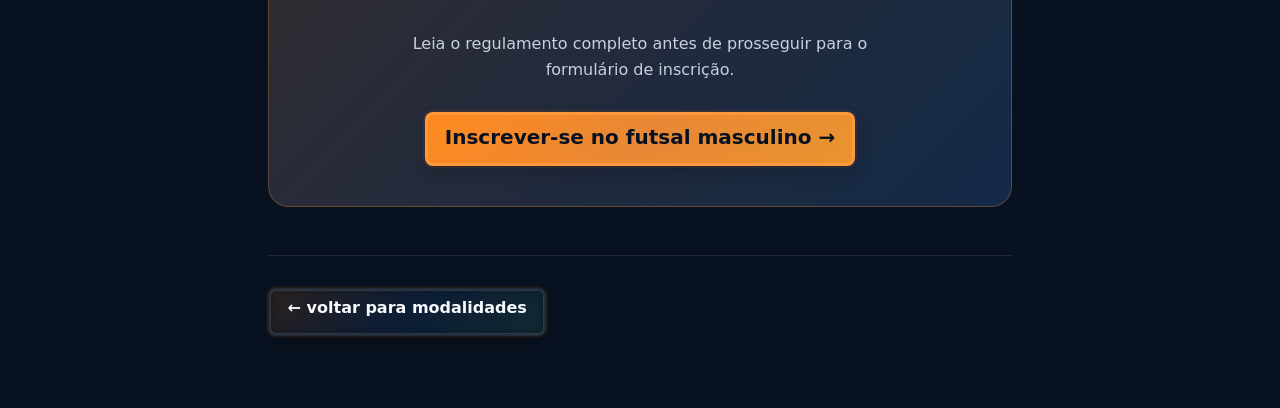
<file: jubileu-juventude/regulamentos/futsal-masculino.html>
<!DOCTYPE html>
<html lang="pt-BR" data-bs-theme="dark">
    <head>
        <meta charset="utf-8" />
        <meta name="viewport" content="width=device-width, initial-scale=1" />
        <meta name="theme-color" content="#0c1324" />
        <title>Futsal masculino | Jubileu da Juventude 2026</title>
        <meta name="description"
              content="Regulamento do Futsal Masculino do Jubileu da Juventude 2026." />
        <link rel="icon" href="../images/favicon.svg" />
        <link href="https://cdn.jsdelivr.net/npm/bootstrap@5.3.3/dist/css/bootstrap.min.css"
              rel="stylesheet" />
        <link rel="stylesheet" href="../css/style.css" />
        <script src="../js/script.js" defer></script>
    </head>
    <body>
        <header>
            <nav class="container" aria-label="Navegação principal">
                <a class="brand" href="../index.html">
                    <span aria-hidden="true">✝</span>
                    <span>
                        Jubileu da Juventude
                        <small>Jovens do Bom Pastor</small>
                    </span>
                </a>
                <a href="../index.html#modalidades">← voltar para modalidades</a>
            </nav>
        </header>
        <main class="container regulation">
            <header class="regulation-header">
                <span class="eyebrow">Jubileu da Juventude 2026</span>
                <h1>Regulamento do futsal masculino</h1>
                <p>
                    Paróquia Sant’Ana — Jubileu de Platina:
                    70 anos transmitindo a fé com amor
                </p>
                <p>
                    <strong>Data:</strong>
                    20, 21 e 22 de novembro de 2026
                </p>
            </header>
            <section>
                <h2>1. da modalidade</h2>
                <p>
                    <strong>Art. 1º</strong>
                    O <strong>Torneio de futsal masculino</strong>
                    Integra a programação esportiva do Jubileu da Juventude 2026,
                    realizado em comemoração aos 70 anos da paróquia sant'ana.
                </p>
                <p>
                    <strong>Art. 2º</strong>
                    A competição será disputada entre
                    <strong>10 (dez) equipes</strong>, Cada uma representando
                    um grupo de oração participante do Jubileu da Juventude.
                </p>
                <p>
                    <strong>Art. 3º</strong>
                    Cada equipe poderá inscrever até
                    <strong>12 (doze) atletas</strong>.
                </p>
                <p>
                    <strong>Art. 4º</strong>
                    As partidas serão realizadas conforme as regras oficiais
                    do futsal, ressalvadas as disposições específicas
                    estabelecidas neste regulamento.
                </p>
            </section>
            <section>
                <h2>2. da inscrição</h2>
                <p>
                    <strong>Art. 5º</strong>
                    A inscrição das equipes será realizada por meio do
                    formulário oficial disponibilizado pela organização,
                    dentro do prazo estabelecido.
                </p>
                <p>
                    <strong>Art. 6º</strong>
                    Poderão participar os atletas que atendam aos critérios
                    de elegibilidade estabelecidos no
                    <a href="geral.html">Regulamento geral do Jubileu da Juventude</a>.
                </p>
                <p>
                    <strong>Art. 7º</strong>
                    Cada grupo de oração poderá inscrever
                    <strong>Uma única equipe</strong> Na modalidade.
                </p>
                <p>
                    <strong>Art. 8º</strong>
                    A relação nominal dos atletas deverá ser apresentada
                    dentro do prazo estabelecido pela organização,
                    observadas as disposições do regulamento geral.
                </p>
            </section>
            <section>
                <h2>3. do sistema de disputa</h2>
                <p>
                    <strong>Art. 9º</strong>
                    As 10 equipes serão divididas em
                    <strong>2 (dois) grupos</strong>,
                    Com 5 (cinco) equipes cada.
                </p>
                <p>
                    <strong>Art. 10.</strong>
                    Na fase de grupos, cada equipe enfrentará uma vez
                    todas as demais equipes de seu grupo.
                </p>
                <p>
                    <strong>Art. 11.</strong>
                    Cada equipe realizará
                    <strong>4 (quatro) partidas</strong>
                    Na fase de grupos.
                </p>
                <p>
                    <strong>Art. 12.</strong>
                    Ao final da fase de grupos, as
                    <strong>2 (duas) equipes mais bem classificadas de cada grupo</strong>
                    Avançarão para a fase eliminatória.
                </p>
                <p>
                    <strong>Art. 13.</strong>
                    A fase eliminatória será composta por:
                </p>
                <ol class="regulation-list">
                    <li>Duas semifinais;</li>
                    <li>Disputa de terceiro lugar;</li>
                    <li>Final.</li>
                </ol>
                <p>
                    <strong>Art. 14.</strong>
                    Os confrontos das semifinais serão:
                </p>
                <ol class="regulation-list">
                    <li>
                        <strong>
                            1º colocado do grupo a ×
                            2º colocado do grupo b
                        </strong>;
                    </li>
                    <li>
                        <strong>
                            1º colocado do grupo b ×
                            2º colocado do grupo a
                        </strong>.
                    </li>
                </ol>
                <p>
                    <strong>Art. 15.</strong>
                    Os vencedores das semifinais disputarão a final,
                    enquanto os perdedores disputarão o terceiro lugar.
                </p>
            </section>
            <section>
                <h2>4. da duração das partidas</h2>
                <p>
                    <strong>Art. 16.</strong>
                    As partidas terão duração de
                    <strong>2 (dois) tempos de 10 (dez) minutos</strong>,
                    Com intervalo entre os tempos.
                </p>
                <p>
                    <strong>Art. 17.</strong>
                    O intervalo entre os tempos será definido pela organização,
                    respeitando o andamento da competição.
                </p>
                <p>
                    <strong>Art. 18.</strong>
                    Os horários das partidas serão previamente divulgados
                    pela organização.
                </p>
            </section>
            <section>
                <h2>5. da pontuação e classificação</h2>
                <p>
                    <strong>Art. 19.</strong>
                    Na fase de grupos, será adotado o seguinte sistema
                    de pontuação:
                </p>
                <ol class="regulation-list">
                    <li>Vitória: <strong>3 pontos</strong>;</li>
                    <li>Empate: <strong>1 ponto</strong>;</li>
                    <li>Derrota: <strong>0 ponto</strong>.</li>
                </ol>
                <p>
                    <strong>Art. 20.</strong>
                    A classificação será determinada pela quantidade
                    de pontos conquistados por cada equipe.
                </p>
                <p>
                    <strong>Art. 21.</strong>
                    Em caso de empate em pontos entre duas ou mais equipes,
                    serão utilizados, sucessivamente, os seguintes critérios:
                </p>
                <ol class="regulation-list">
                    <li><strong>Confronto direto</strong>;</li>
                    <li><strong>Saldo de gols</strong>;</li>
                    <li><strong>Maior número de gols marcados</strong>;</li>
                    <li><strong>Menor número de gols sofridos</strong>;</li>
                    <li><strong>Menor número de cartões vermelhos</strong>;</li>
                    <li><strong>Menor número de cartões amarelos</strong>;</li>
                    <li><strong>Sorteio realizado pela organização</strong>.</li>
                </ol>
            </section>
            <section>
                <h2>6. da fase eliminatória</h2>
                <p>
                    <strong>Art. 22.</strong>
                    As partidas das semifinais, da disputa de terceiro lugar
                    e da final serão disputadas em partida única.
                </p>
                <p>
                    <strong>Art. 23.</strong>
                    Em caso de empate ao final do tempo regulamentar
                    nas partidas da fase eliminatória, o vencedor será
                    definido
                    <strong>
                        Diretamente por disputa de pênaltis,
                        sem prorrogação
                    </strong>.
                </p>
                <p>
                    <strong>Art. 24.</strong>
                    A disputa de pênaltis será realizada conforme as regras
                    oficiais da modalidade e as determinações da arbitragem.
                </p>
            </section>
            <section>
                <h2>7. das substituições e dos atletas</h2>
                <p>
                    <strong>Art. 25.</strong>
                    As substituições serão
                    <strong>Ilimitadas</strong>,
                    Observadas as regras do futsal e as orientações
                    da arbitragem.
                </p>
                <p>
                    <strong>Art. 26.</strong>
                    Somente poderão participar das partidas os atletas
                    regularmente inscritos na equipe e aprovados
                    pela organização.
                </p>
                <p>
                    <strong>Art. 27.</strong>
                    Não será permitida a inclusão de atletas não relacionados
                    na inscrição, salvo nas hipóteses excepcionalmente
                    autorizadas pela comissão organizadora.
                </p>
            </section>
            <section>
                <h2>8. do w.o. e da pontualidade</h2>
                <p>
                    <strong>Art. 28.</strong>
                    As equipes deverão comparecer ao local da partida
                    com antecedência em relação ao horário estabelecido.
                </p>
                <p>
                    <strong>Art. 29.</strong>
                    Será concedida tolerância de
                    <strong>15 (quinze) minutos</strong>
                    Após o horário oficialmente marcado para o início da partida.
                </p>
                <p>
                    <strong>Art. 30.</strong>
                    Após o término da tolerância, a equipe que não estiver
                    apta a iniciar a partida poderá ser declarada perdedora
                    por <strong>W.o.</strong>
                </p>
                <p>
                    <strong>Art. 31.</strong>
                    O placar atribuído à equipe vencedora por w.o. será
                    definido previamente pela organização e aplicado para
                    fins de classificação.
                </p>
            </section>
            <section>
                <h2>9. dos cartões e da disciplina</h2>
                <p>
                    <strong>Art. 32.</strong>
                    A competição seguirá o sistema disciplinar de cartões
                    aplicável ao futsal, observadas as disposições deste
                    regulamento.
                </p>
                <p>
                    <strong>Art. 33.</strong>
                    O atleta que receber
                    <strong>2 (dois) cartões amarelos na mesma partida</strong>
                    Será expulso mediante cartão vermelho e não poderá
                    continuar na partida.
                </p>
                <p>
                    <strong>Art. 34.</strong>
                    O recebimento de <strong>Cartão vermelho</strong>
                    Durante uma partida acarretará a suspensão automática
                    do atleta para a
                    <strong>Partida seguinte de sua equipe</strong>,
                    Sem prejuízo de eventual penalidade adicional determinada
                    pela organização em casos graves.
                </p>
                <p>
                    <strong>Art. 35.</strong>
                    O acúmulo de
                    <strong>3 (três) cartões amarelos durante a competição</strong>
                    Acarretará suspensão automática do atleta para a partida
                    seguinte de sua equipe.
                </p>
                <p>
                    <strong>Art. 36.</strong>
                    Os cartões acumulados serão controlados pela organização
                    durante todo o campeonato, sendo os cartões amarelos zerados a partir da fase eliminatória.
                </p>
                <p>
                    <strong>Art. 37.</strong>
                    Condutas graves, agressões, ameaças, ofensas ou
                    comportamentos incompatíveis com o caráter esportivo
                    e comunitário do jubileu poderão resultar em outras
                    penalidades, conforme o regulamento geral.
                </p>
            </section>
            <section>
                <h2>10. da arbitragem</h2>
                <p>
                    <strong>Art. 38.</strong>
                    As partidas serão conduzidas por arbitragem designada
                    pela organização.
                </p>
                <p>
                    <strong>Art. 39.</strong>
                    As decisões da arbitragem durante as partidas deverão
                    ser respeitadas pelos atletas, integrantes das equipes
                    e demais participantes.
                </p>
                <p>
                    <strong>Art. 40.</strong>
                    Questões disciplinares e técnicas ocorridas durante
                    a partida serão registradas pela arbitragem quando
                    necessário.
                </p>
            </section>
            <section>
                <h2>11. da premiação</h2>
                <p>
                    <strong>Art. 41.</strong>
                    Serão premiadas as equipes classificadas em:
                </p>
                <ul class="awards">
                    <li>🥇 <strong>1º lugar — Campeão</strong></li>
                    <li>🥈 <strong>2º lugar — Vice-campeão</strong></li>
                    <li>🥉 <strong>3º lugar</strong></li>
                </ul>
                <p>
                    <strong>Art. 42.</strong>
                    Também serão concedidas as seguintes premiações individuais:
                </p>
                <ol class="regulation-list">
                    <li><strong>Artilheiro do campeonato</strong>;</li>
                    <li><strong>Goleiro menos vazado</strong>;</li>
                    <li><strong>Melhor jogador do campeonato</strong>.</li>
                </ol>
                <p>
                    <strong>Art. 43.</strong>
                    O <strong>Artilheiro do campeonato</strong> Será o atleta
                    que marcar o maior número de gols durante a competição.
                </p>
                <p class="paragraph">
                    <strong>Parágrafo único.</strong>
                    Em caso de empate, será considerado, sucessivamente,
                    o menor número de partidas disputadas e, persistindo o empate,
                    a premiação poderá ser compartilhada ou definida
                    pela organização.
                </p>
                <p>
                    <strong>Art. 44.</strong>
                    O <strong>Goleiro menos vazado</strong> Será o goleiro
                    que tiver participado de, no mínimo,
                    <strong>5 (cinco) partidas</strong>
                    Durante a competição e apresentar a
                    <strong>Menor média de gols sofridos por partida</strong>
                    Entre os goleiros que cumprirem esse requisito.
                </p>
                <p class="paragraph">
                    <strong>§1º</strong>
                    A média será calculada dividindo-se o total de gols
                    sofridos pelo goleiro pelo número de partidas em que
                    ele efetivamente atuou.
                </p>
                <p class="paragraph">
                    <strong>§2º</strong>
                    Em caso de empate na média de gols sofridos,
                    serão considerados, sucessivamente:
                </p>
                <ol class="regulation-list">
                    <li>Maior número de partidas disputadas;</li>
                    <li>Menor número total de gols sofridos;</li>
                    <li>Premiação compartilhada entre os atletas empatados;</li>
                    <li>Decisão da organização, caso necessário.</li>
                </ol>
                <p>
                    <strong>Art. 45.</strong>
                    O <strong>Melhor jogador do campeonato</strong>
                    Será escolhido pela comissão organizadora,
                    considerando o desempenho esportivo apresentado
                    durante a competição.
                </p>
            </section>
            <section>
                <h2>13. das disposições finais</h2>
                <p>
                    <strong>Art. 46.</strong>
                    A inscrição na competição implica a ciência
                    e concordância com este regulamento e com o
                    regulamento geral do Jubileu da Juventude.
                </p>
                <p>
                    <strong>Art. 47.</strong>
                    Os casos omissos serão resolvidos pela comissão organizadora,
                    juntamente com a arbitragem quando se tratar de questão
                    técnica da modalidade.
                </p>
                <p>
                    <strong>Art. 48.</strong>
                    Este regulamento entra em vigor na data de sua publicação.
                </p>
            </section>
            <section class="regulation-publication" aria-label="Publicação e organização">
                <p>Uruaçu/go, 05 de outubro de 2026.</p>
                <h2>Comissão organizadora do Jubileu da Juventude</h2>
                <p><strong>Responsável:</strong> Vitor hugo</p>
                <p><strong>Contato:</strong> <a href="tel:+5562998068482">(62) 99806-8482</a></p>
            </section>
            <section class="regulation-action">
                <h2>Pronto para se inscrever?</h2>
                <p>
                    Leia o regulamento completo antes de prosseguir
                    para o formulário de inscrição.
                </p>
                <a class="btn btn-warning btn-lg fw-bold"
                   href="https://forms.gle/nD6jx6y587oAjPJw5"
                   target="_blank"
                   rel="noopener noreferrer">Inscrever-se no futsal masculino →</a>
            </section>
            <footer class="regulation-footer">
                <a class="btn btn-outline-light" href="../index.html#modalidades">← voltar para modalidades</a>
            </footer>
        </main>
    </body>
</html>
</file>
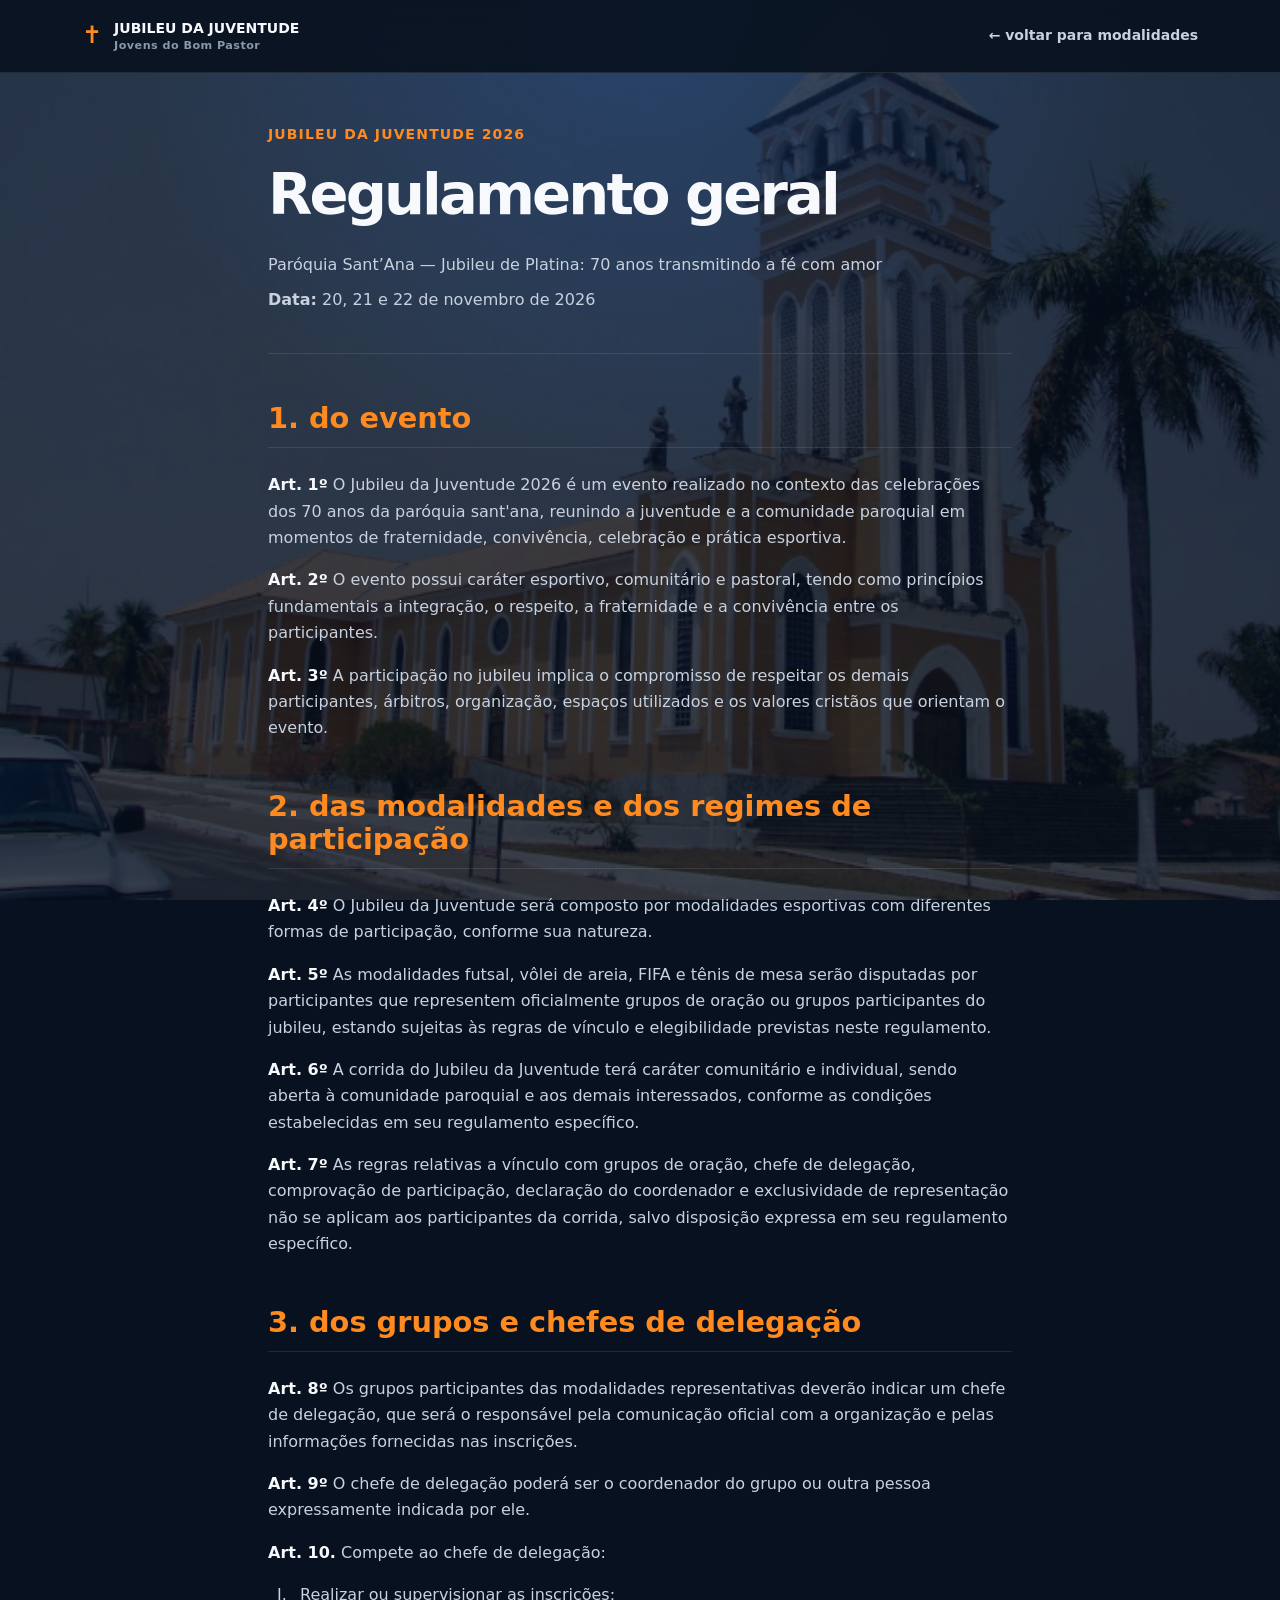
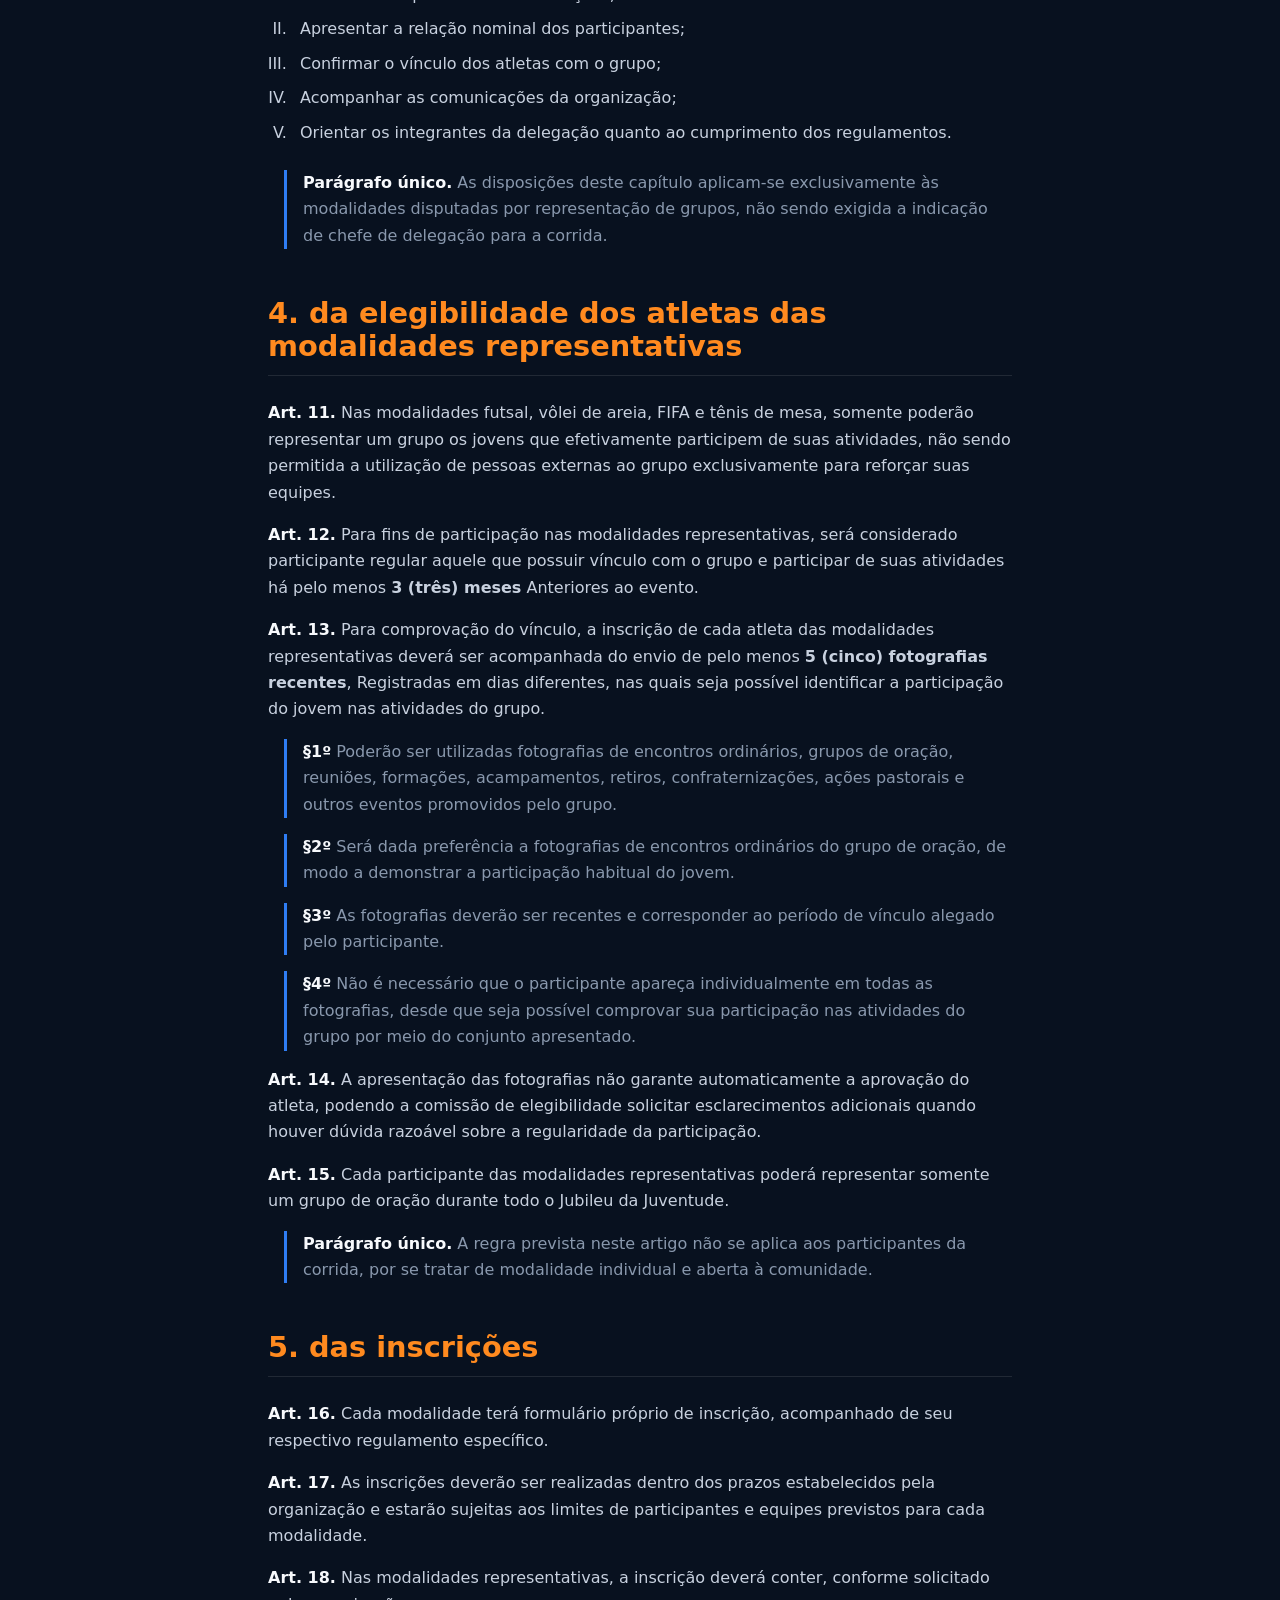
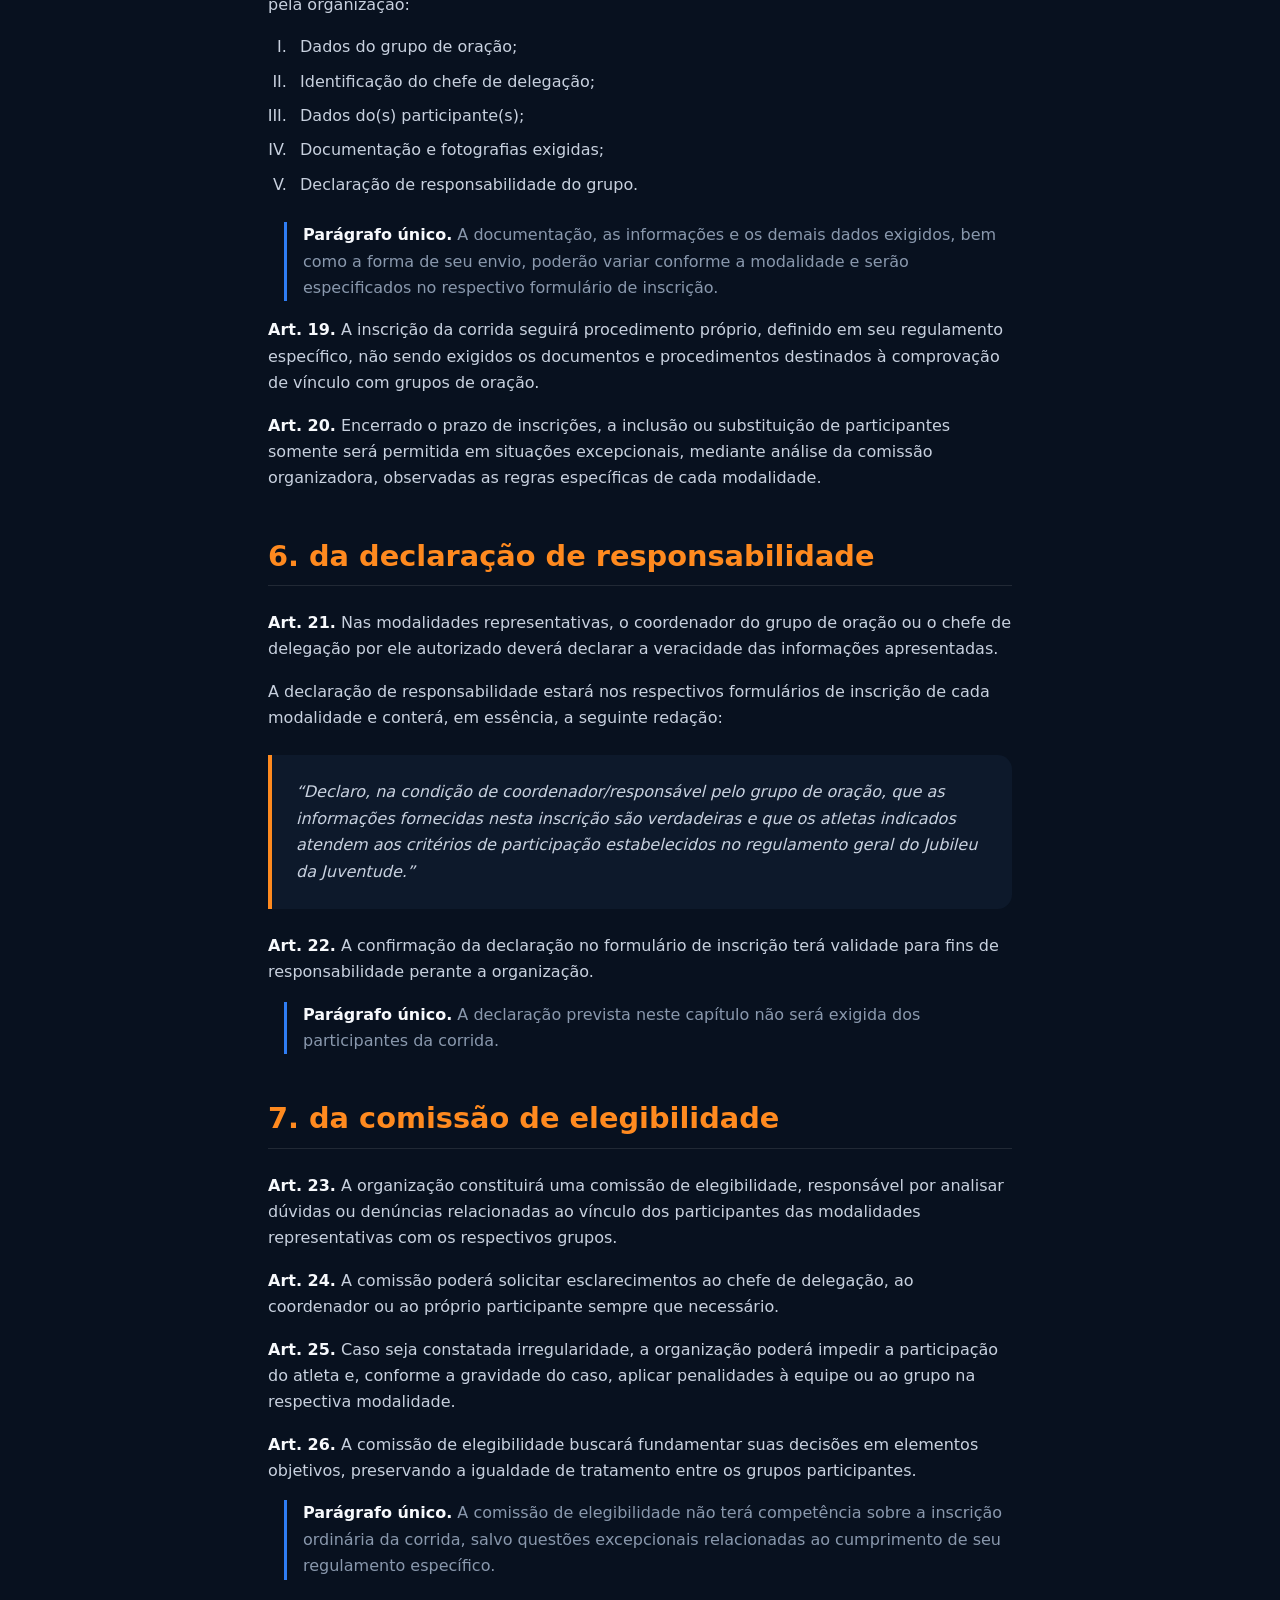
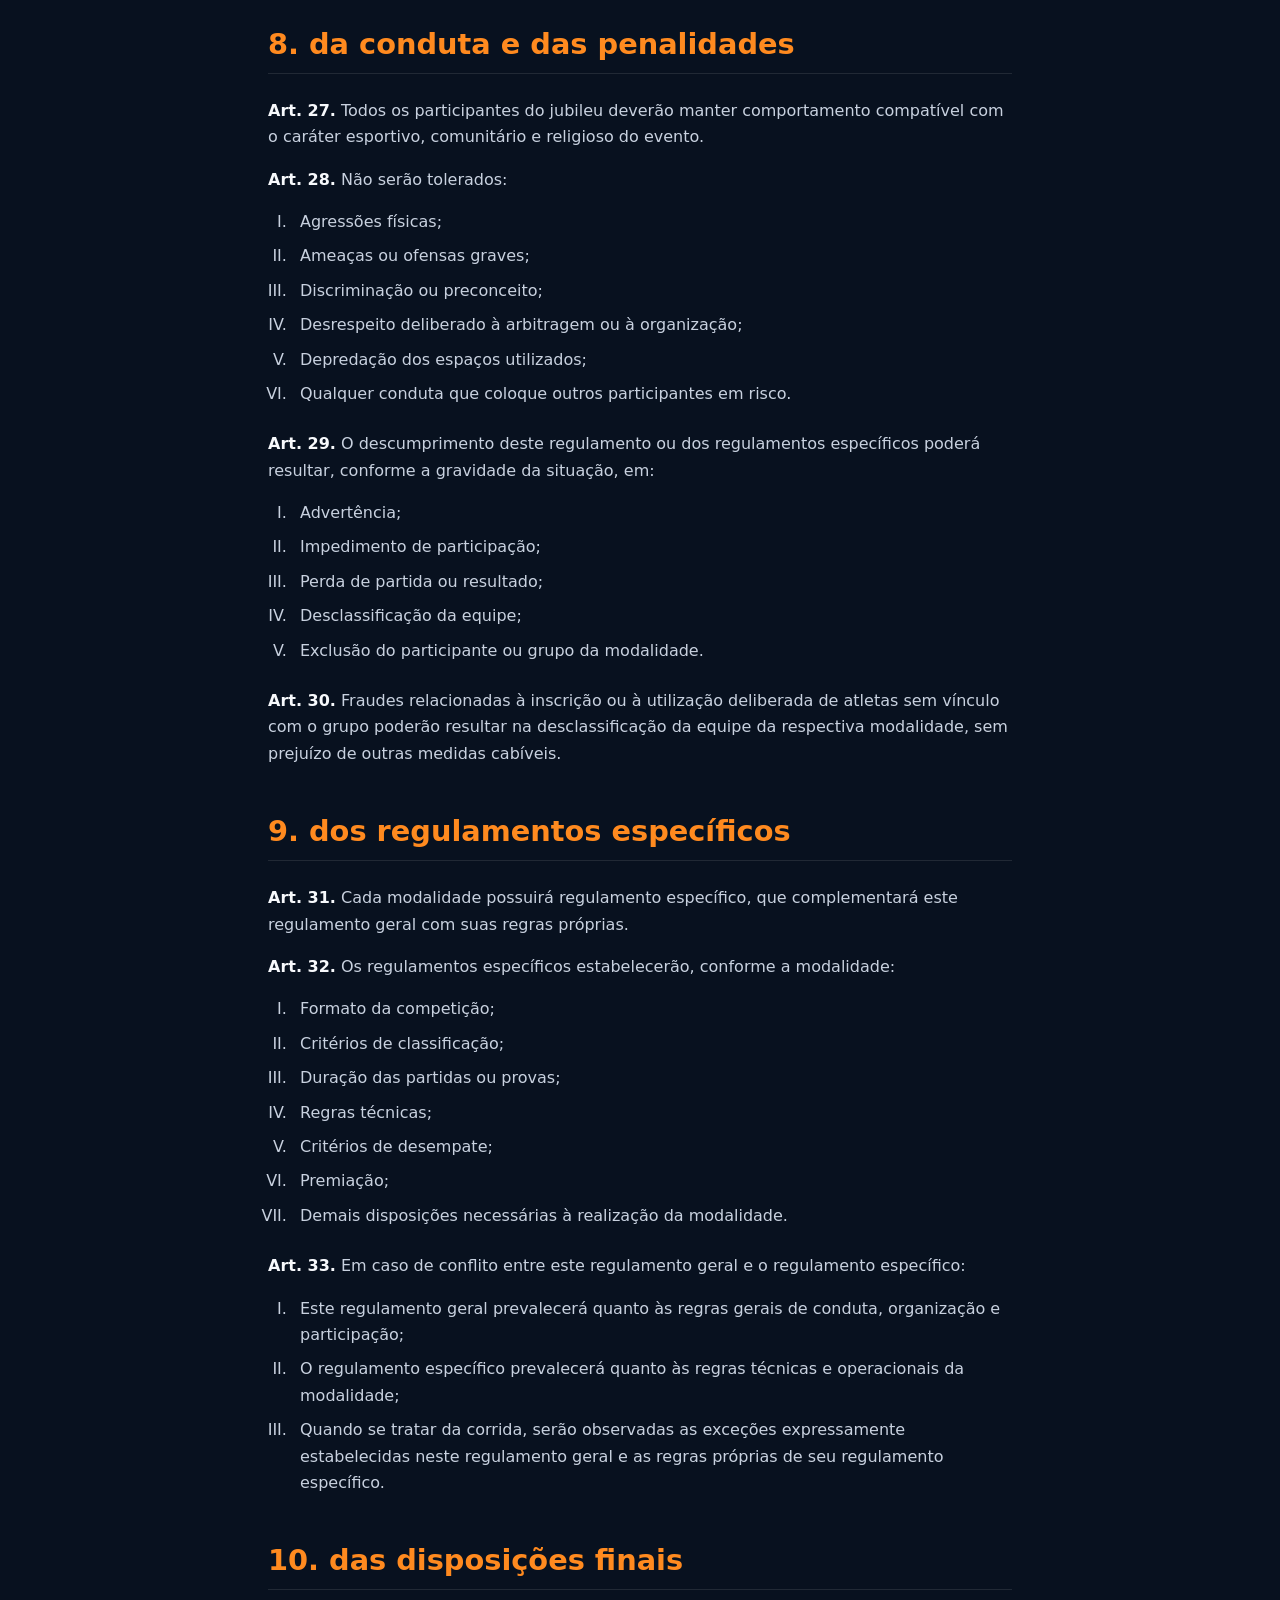
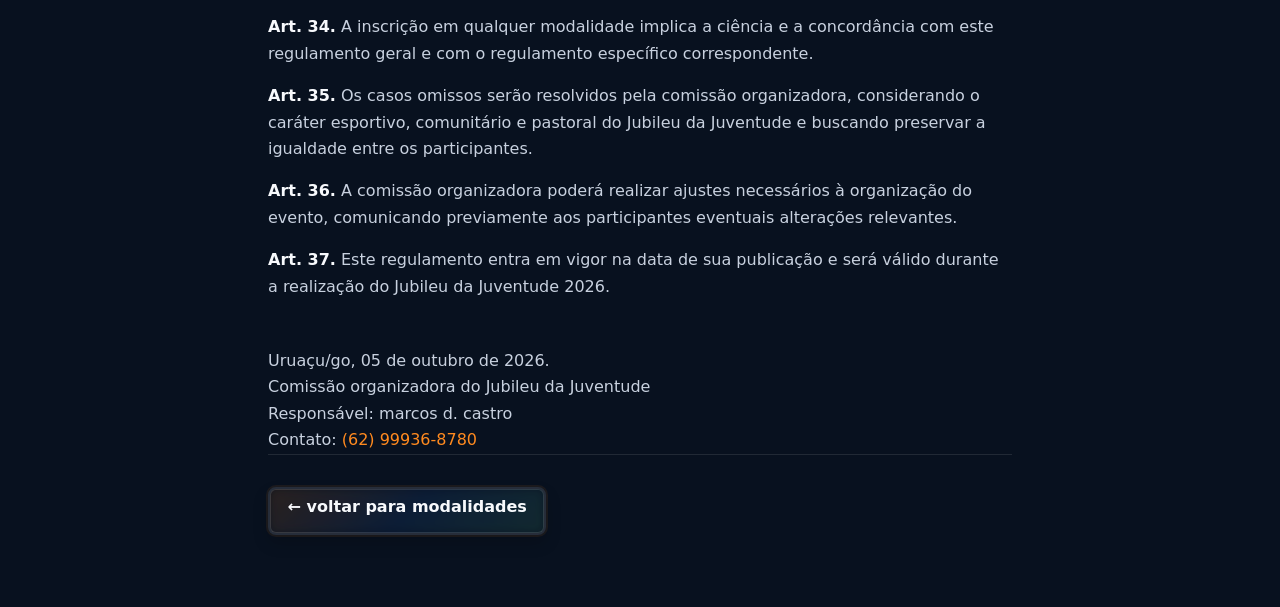
<file: jubileu-juventude/regulamentos/geral.html>
<!DOCTYPE html>
<html lang="pt-BR" data-bs-theme="dark">
    <head>
        <meta charset="utf-8" />
        <meta name="viewport" content="width=device-width, initial-scale=1" />
        <meta name="theme-color" content="#0c1324" />
        <title>Regulamento geral | Jubileu da Juventude 2026</title>
        <meta name="description"
              content="Regulamento geral do Jubileu da Juventude 2026." />
        <link rel="icon" href="../images/favicon.svg" />
        <link href="https://cdn.jsdelivr.net/npm/bootstrap@5.3.3/dist/css/bootstrap.min.css"
              rel="stylesheet" />
        <link rel="stylesheet" href="../css/style.css" />
        <script src="../js/script.js" *defer*></script>
    </head>
    <body>
        <header>
            <nav class="container" aria-label="Navegação principal">
                <a class="brand" href="../index.html">
                    <span aria-hidden="true">✝</span>
                    <span>
                        Jubileu da Juventude
                        <small>Jovens do Bom Pastor</small>
                    </span>
                </a>
                <a href="../index.html#modalidades">← voltar para modalidades</a>
            </nav>
        </header>
        <main class="container regulation">
            <header class="regulation-header">
                <span class="eyebrow">Jubileu da Juventude 2026</span>
                <h1>Regulamento geral</h1>
                <p>
                    Paróquia Sant’Ana — Jubileu de Platina:
                    70 anos transmitindo a fé com amor
                </p>
                <p>
                    <strong>Data:</strong>
                    20, 21 e 22 de novembro de 2026
                </p>
            </header>
            <section>
                <h2>1. do evento</h2>
                <p>
                    <strong>Art. 1º</strong>
                    O Jubileu da Juventude 2026 é um evento realizado
                    no contexto das celebrações dos 70 anos da paróquia sant'ana,
                    reunindo a juventude e a comunidade paroquial em momentos
                    de fraternidade, convivência, celebração e prática esportiva.
                </p>
                <p>
                    <strong>Art. 2º</strong>
                    O evento possui caráter esportivo, comunitário e pastoral,
                    tendo como princípios fundamentais a integração, o respeito,
                    a fraternidade e a convivência entre os participantes.
                </p>
                <p>
                    <strong>Art. 3º</strong>
                    A participação no jubileu implica o compromisso de respeitar
                    os demais participantes, árbitros, organização, espaços utilizados
                    e os valores cristãos que orientam o evento.
                </p>
            </section>
            <section>
                <h2>2. das modalidades e dos regimes de participação</h2>
                <p>
                    <strong>Art. 4º</strong>
                    O Jubileu da Juventude será composto por modalidades esportivas
                    com diferentes formas de participação, conforme sua natureza.
                </p>
                <p>
                    <strong>Art. 5º</strong>
                    As modalidades futsal, vôlei de areia, FIFA e tênis de mesa
                    serão disputadas por participantes que representem oficialmente
                    grupos de oração ou grupos participantes do jubileu,
                    estando sujeitas às regras de vínculo e elegibilidade
                    previstas neste regulamento.
                </p>
                <p>
                    <strong>Art. 6º</strong>
                    A corrida do Jubileu da Juventude terá caráter comunitário
                    e individual, sendo aberta à comunidade paroquial
                    e aos demais interessados, conforme as condições estabelecidas
                    em seu regulamento específico.
                </p>
                <p>
                    <strong>Art. 7º</strong>
                    As regras relativas a vínculo com grupos de oração,
                    chefe de delegação, comprovação de participação,
                    declaração do coordenador e exclusividade de representação
                    não se aplicam aos participantes da corrida,
                    salvo disposição expressa em seu regulamento específico.
                </p>
            </section>
            <section>
                <h2>3. dos grupos e chefes de delegação</h2>
                <p>
                    <strong>Art. 8º</strong>
                    Os grupos participantes das modalidades representativas
                    deverão indicar um chefe de delegação, que será o responsável
                    pela comunicação oficial com a organização e pelas informações
                    fornecidas nas inscrições.
                </p>
                <p>
                    <strong>Art. 9º</strong>
                    O chefe de delegação poderá ser o coordenador do grupo
                    ou outra pessoa expressamente indicada por ele.
                </p>
                <p>
                    <strong>Art. 10.</strong>
                    Compete ao chefe de delegação:
                </p>
                <ol class="regulation-list">
                    <li>Realizar ou supervisionar as inscrições;</li>
                    <li>Apresentar a relação nominal dos participantes;</li>
                    <li>Confirmar o vínculo dos atletas com o grupo;</li>
                    <li>Acompanhar as comunicações da organização;</li>
                    <li>
                        Orientar os integrantes da delegação quanto
                        ao cumprimento dos regulamentos.
                    </li>
                </ol>
                <p class="paragraph">
                    <strong>Parágrafo único.</strong>
                    As disposições deste capítulo aplicam-se exclusivamente
                    às modalidades disputadas por representação de grupos,
                    não sendo exigida a indicação de chefe de delegação
                    para a corrida.
                </p>
            </section>
            <section>
                <h2>4. da elegibilidade dos atletas das modalidades representativas</h2>
                <p>
                    <strong>Art. 11.</strong>
                    Nas modalidades futsal, vôlei de areia, FIFA e tênis de mesa,
                    somente poderão representar um grupo os jovens que efetivamente
                    participem de suas atividades, não sendo permitida a utilização
                    de pessoas externas ao grupo exclusivamente para reforçar
                    suas equipes.
                </p>
                <p>
                    <strong>Art. 12.</strong>
                    Para fins de participação nas modalidades representativas,
                    será considerado participante regular aquele que possuir vínculo
                    com o grupo e participar de suas atividades há pelo menos
                    <strong>3 (três) meses</strong> Anteriores ao evento.
                </p>
                <p>
                    <strong>Art. 13.</strong>
                    Para comprovação do vínculo, a inscrição de cada atleta
                    das modalidades representativas deverá ser acompanhada do envio
                    de pelo menos <strong>5 (cinco) fotografias recentes</strong>,
                    Registradas em dias diferentes, nas quais seja possível identificar
                    a participação do jovem nas atividades do grupo.
                </p>
                <p class="paragraph">
                    <strong>§1º</strong>
                    Poderão ser utilizadas fotografias de encontros ordinários,
                    grupos de oração, reuniões, formações, acampamentos,
                    retiros, confraternizações, ações pastorais e outros eventos
                    promovidos pelo grupo.
                </p>
                <p class="paragraph">
                    <strong>§2º</strong>
                    Será dada preferência a fotografias de encontros ordinários
                    do grupo de oração, de modo a demonstrar a participação habitual
                    do jovem.
                </p>
                <p class="paragraph">
                    <strong>§3º</strong>
                    As fotografias deverão ser recentes e corresponder ao período de vínculo alegado pelo participante.
                </p>
                <p class="paragraph">
                    <strong>§4º</strong>
                    Não é necessário que o participante apareça individualmente
                    em todas as fotografias, desde que seja possível comprovar
                    sua participação nas atividades do grupo por meio do conjunto
                    apresentado.
                </p>
                <p>
                    <strong>Art. 14.</strong>
                    A apresentação das fotografias não garante automaticamente
                    a aprovação do atleta, podendo a comissão de elegibilidade
                    solicitar esclarecimentos adicionais quando houver dúvida razoável
                    sobre a regularidade da participação.
                </p>
                <p>
                    <strong>Art. 15.</strong>
                    Cada participante das modalidades representativas poderá representar
                    somente um grupo de oração durante todo o Jubileu da Juventude.
                </p>
                <p class="paragraph">
                    <strong>Parágrafo único.</strong>
                    A regra prevista neste artigo não se aplica aos participantes
                    da corrida, por se tratar de modalidade individual
                    e aberta à comunidade.
                </p>
            </section>
            <section>
                <h2>5. das inscrições</h2>
                <p>
                    <strong>Art. 16.</strong>
                    Cada modalidade terá formulário próprio de inscrição,
                    acompanhado de seu respectivo regulamento específico.
                </p>
                <p>
                    <strong>Art. 17.</strong>
                    As inscrições deverão ser realizadas dentro dos prazos
                    estabelecidos pela organização e estarão sujeitas aos limites
                    de participantes e equipes previstos para cada modalidade.
                </p>
                <p>
                    <strong>Art. 18.</strong>
                    Nas modalidades representativas, a inscrição deverá conter,
                    conforme solicitado pela organização:
                </p>
                <ol class="regulation-list">
                    <li>Dados do grupo de oração;</li>
                    <li>Identificação do chefe de delegação;</li>
                    <li>Dados do(s) participante(s);</li>
                    <li>Documentação e fotografias exigidas;</li>
                    <li>Declaração de responsabilidade do grupo.</li>
                </ol>
                <p class="paragraph">
                    <strong>Parágrafo único.</strong>
                    A documentação, as informações e os demais dados exigidos,
                    bem como a forma de seu envio, poderão variar conforme a modalidade
                    e serão especificados no respectivo formulário de inscrição.
                </p>
                <p>
                    <strong>Art. 19.</strong>
                    A inscrição da corrida seguirá procedimento próprio,
                    definido em seu regulamento específico, não sendo exigidos
                    os documentos e procedimentos destinados à comprovação
                    de vínculo com grupos de oração.
                </p>
                <p>
                    <strong>Art. 20.</strong>
                    Encerrado o prazo de inscrições, a inclusão ou substituição
                    de participantes somente será permitida em situações excepcionais,
                    mediante análise da comissão organizadora, observadas
                    as regras específicas de cada modalidade.
                </p>
            </section>
            <section>
                <h2>6. da declaração de responsabilidade</h2>
                <p>
                    <strong>Art. 21.</strong>
                    Nas modalidades representativas, o coordenador do grupo de oração
                    ou o chefe de delegação por ele autorizado deverá declarar
                    a veracidade das informações apresentadas.
                </p>
                <p>A declaração de responsabilidade estará nos respectivos formulários de inscrição de cada modalidade e conterá, em essência, a seguinte redação:</p>
                <blockquote class="regulation-quote">
                    “Declaro, na condição de coordenador/responsável pelo grupo de oração, que as informações fornecidas nesta inscrição são verdadeiras e que os atletas indicados atendem aos critérios de participação estabelecidos no regulamento geral do Jubileu da Juventude.”
                </blockquote>
                <p>
                    <strong>Art. 22.</strong>
                    A confirmação da declaração no formulário de inscrição
                    terá validade para fins de responsabilidade perante a organização.
                </p>
                <p class="paragraph">
                    <strong>Parágrafo único.</strong>
                    A declaração prevista neste capítulo não será exigida
                    dos participantes da corrida.
                </p>
            </section>
            <section>
                <h2>7. da comissão de elegibilidade</h2>
                <p>
                    <strong>Art. 23.</strong>
                    A organização constituirá uma comissão de elegibilidade,
                    responsável por analisar dúvidas ou denúncias relacionadas
                    ao vínculo dos participantes das modalidades representativas
                    com os respectivos grupos.
                </p>
                <p>
                    <strong>Art. 24.</strong>
                    A comissão poderá solicitar esclarecimentos ao chefe de delegação,
                    ao coordenador ou ao próprio participante sempre que necessário.
                </p>
                <p>
                    <strong>Art. 25.</strong>
                    Caso seja constatada irregularidade, a organização poderá impedir
                    a participação do atleta e, conforme a gravidade do caso,
                    aplicar penalidades à equipe ou ao grupo na respectiva modalidade.
                </p>
                <p>
                    <strong>Art. 26.</strong>
                    A comissão de elegibilidade buscará fundamentar suas decisões
                    em elementos objetivos, preservando a igualdade de tratamento
                    entre os grupos participantes.
                </p>
                <p class="paragraph">
                    <strong>Parágrafo único.</strong>
                    A comissão de elegibilidade não terá competência sobre
                    a inscrição ordinária da corrida, salvo questões excepcionais
                    relacionadas ao cumprimento de seu regulamento específico.
                </p>
            </section>
            <section>
                <h2>8. da conduta e das penalidades</h2>
                <p>
                    <strong>Art. 27.</strong>
                    Todos os participantes do jubileu deverão manter comportamento
                    compatível com o caráter esportivo, comunitário e religioso
                    do evento.
                </p>
                <p>
                    <strong>Art. 28.</strong>
                    Não serão tolerados:
                </p>
                <ol class="regulation-list">
                    <li>Agressões físicas;</li>
                    <li>Ameaças ou ofensas graves;</li>
                    <li>Discriminação ou preconceito;</li>
                    <li>Desrespeito deliberado à arbitragem ou à organização;</li>
                    <li>Depredação dos espaços utilizados;</li>
                    <li>Qualquer conduta que coloque outros participantes em risco.</li>
                </ol>
                <p>
                    <strong>Art. 29.</strong>
                    O descumprimento deste regulamento ou dos regulamentos específicos
                    poderá resultar, conforme a gravidade da situação, em:
                </p>
                <ol class="regulation-list">
                    <li>Advertência;</li>
                    <li>Impedimento de participação;</li>
                    <li>Perda de partida ou resultado;</li>
                    <li>Desclassificação da equipe;</li>
                    <li>Exclusão do participante ou grupo da modalidade.</li>
                </ol>
                <p>
                    <strong>Art. 30.</strong>
                    Fraudes relacionadas à inscrição ou à utilização deliberada
                    de atletas sem vínculo com o grupo poderão resultar
                    na desclassificação da equipe da respectiva modalidade,
                    sem prejuízo de outras medidas cabíveis.
                </p>
            </section>
            <section>
                <h2>9. dos regulamentos específicos</h2>
                <p>
                    <strong>Art. 31.</strong>
                    Cada modalidade possuirá regulamento específico,
                    que complementará este regulamento geral com suas regras próprias.
                </p>
                <p>
                    <strong>Art. 32.</strong>
                    Os regulamentos específicos estabelecerão, conforme a modalidade:
                </p>
                <ol class="regulation-list">
                    <li>Formato da competição;</li>
                    <li>Critérios de classificação;</li>
                    <li>Duração das partidas ou provas;</li>
                    <li>Regras técnicas;</li>
                    <li>Critérios de desempate;</li>
                    <li>Premiação;</li>
                    <li>Demais disposições necessárias à realização da modalidade.</li>
                </ol>
                <p>
                    <strong>Art. 33.</strong>
                    Em caso de conflito entre este regulamento geral
                    e o regulamento específico:
                </p>
                <ol class="regulation-list">
                    <li>
                        Este regulamento geral prevalecerá quanto às regras gerais
                        de conduta, organização e participação;
                    </li>
                    <li>
                        O regulamento específico prevalecerá quanto às regras técnicas
                        e operacionais da modalidade;
                    </li>
                    <li>
                        Quando se tratar da corrida, serão observadas as exceções
                        expressamente estabelecidas neste regulamento geral
                        e as regras próprias de seu regulamento específico.
                    </li>
                </ol>
            </section>
            <section>
                <h2>10. das disposições finais</h2>
                <p>
                    <strong>Art. 34.</strong>
                    A inscrição em qualquer modalidade implica a ciência
                    e a concordância com este regulamento geral
                    e com o regulamento específico correspondente.
                </p>
                <p>
                    <strong>Art. 35.</strong>
                    Os casos omissos serão resolvidos pela comissão organizadora,
                    considerando o caráter esportivo, comunitário e pastoral
                    do Jubileu da Juventude e buscando preservar a igualdade
                    entre os participantes.
                </p>
                <p>
                    <strong>Art. 36.</strong>
                    A comissão organizadora poderá realizar ajustes necessários
                    à organização do evento, comunicando previamente aos participantes
                    eventuais alterações relevantes.
                </p>
                <p>
                    <strong>Art. 37.</strong>
                    Este regulamento entra em vigor na data de sua publicação
                    e será válido durante a realização do Jubileu da Juventude 2026.
                </p>
            </section>
            <p>Uruaçu/go, 05 de outubro de 2026.</p>
            <p>Comissão organizadora do Jubileu da Juventude</p>
            <p>Responsável: marcos d. castro</p>
            <p>Contato: <a href="tel:+5562999368780">(62) 99936-8780</a></p>
            <footer class="regulation-footer">
                <a class="btn btn-outline-light" href="../index.html#modalidades">← voltar para modalidades</a>
            </footer>
        </main>
    </body>
</html>
</file>
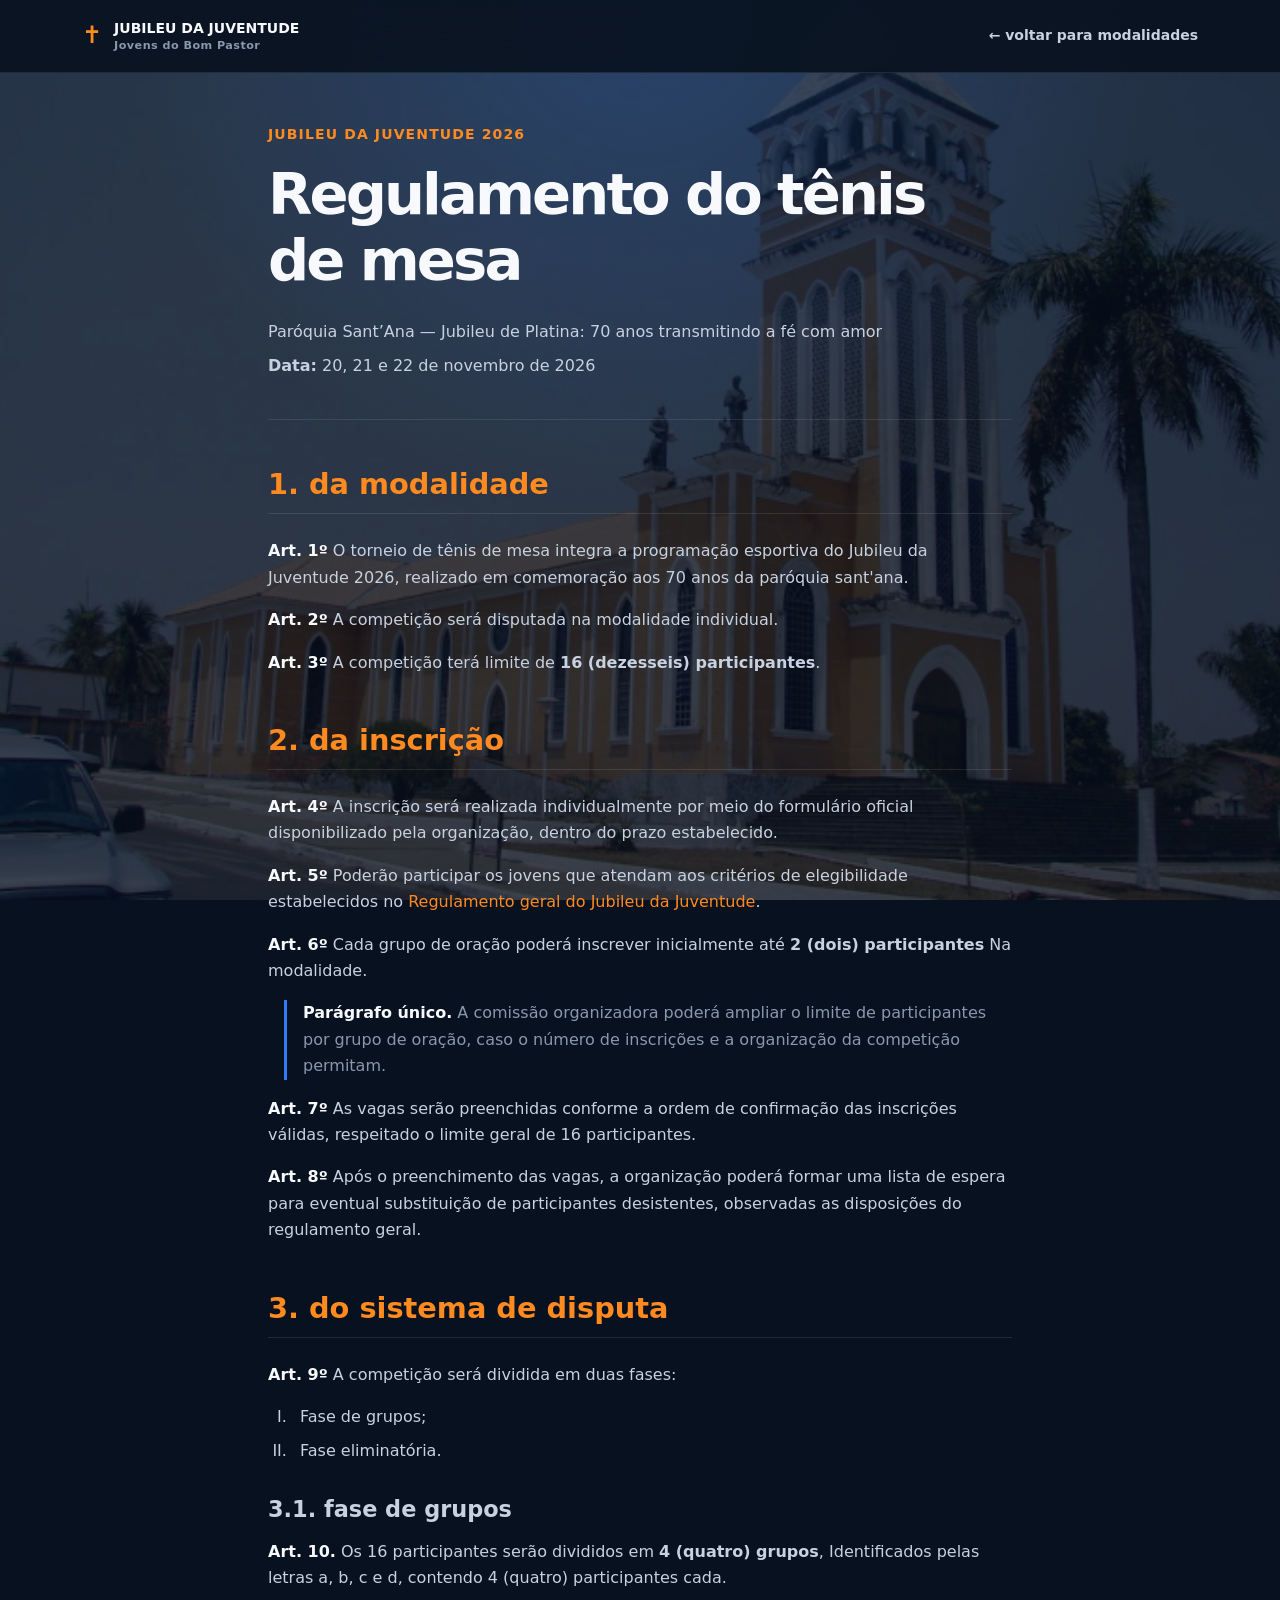
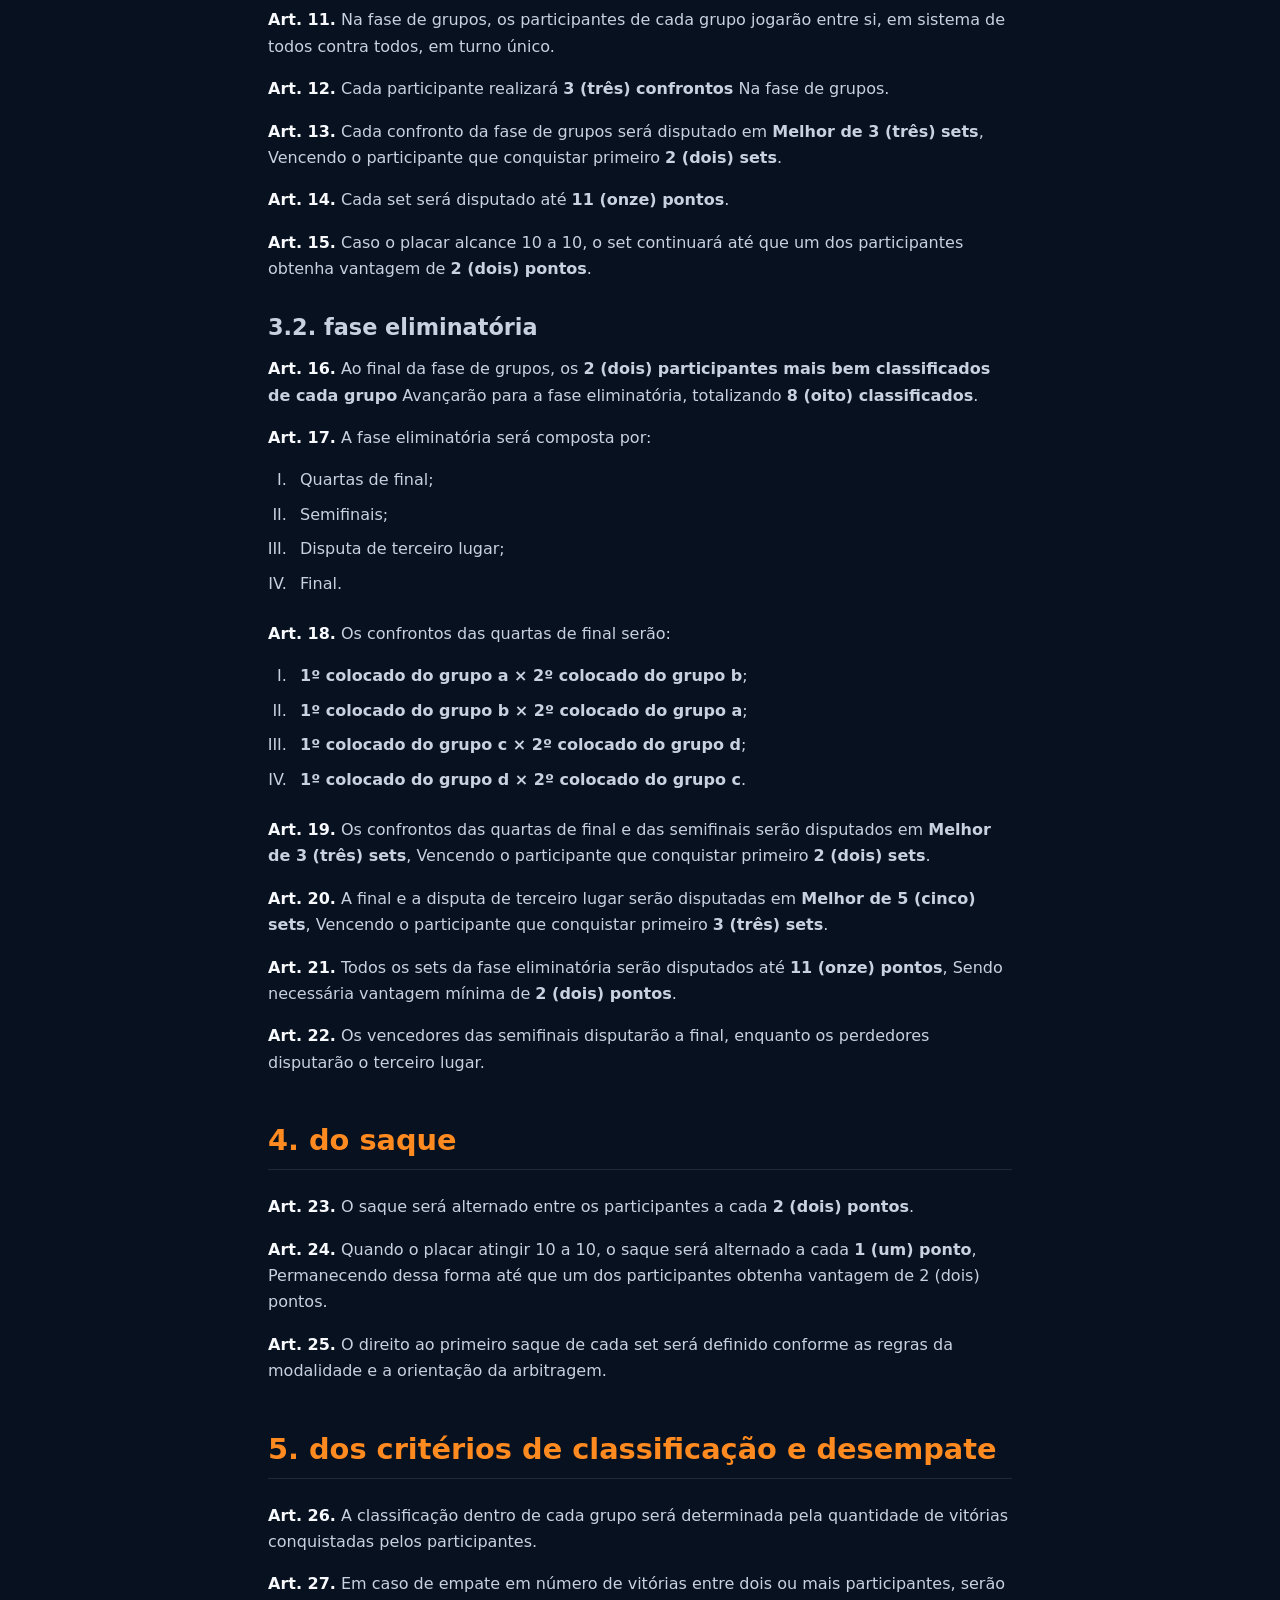
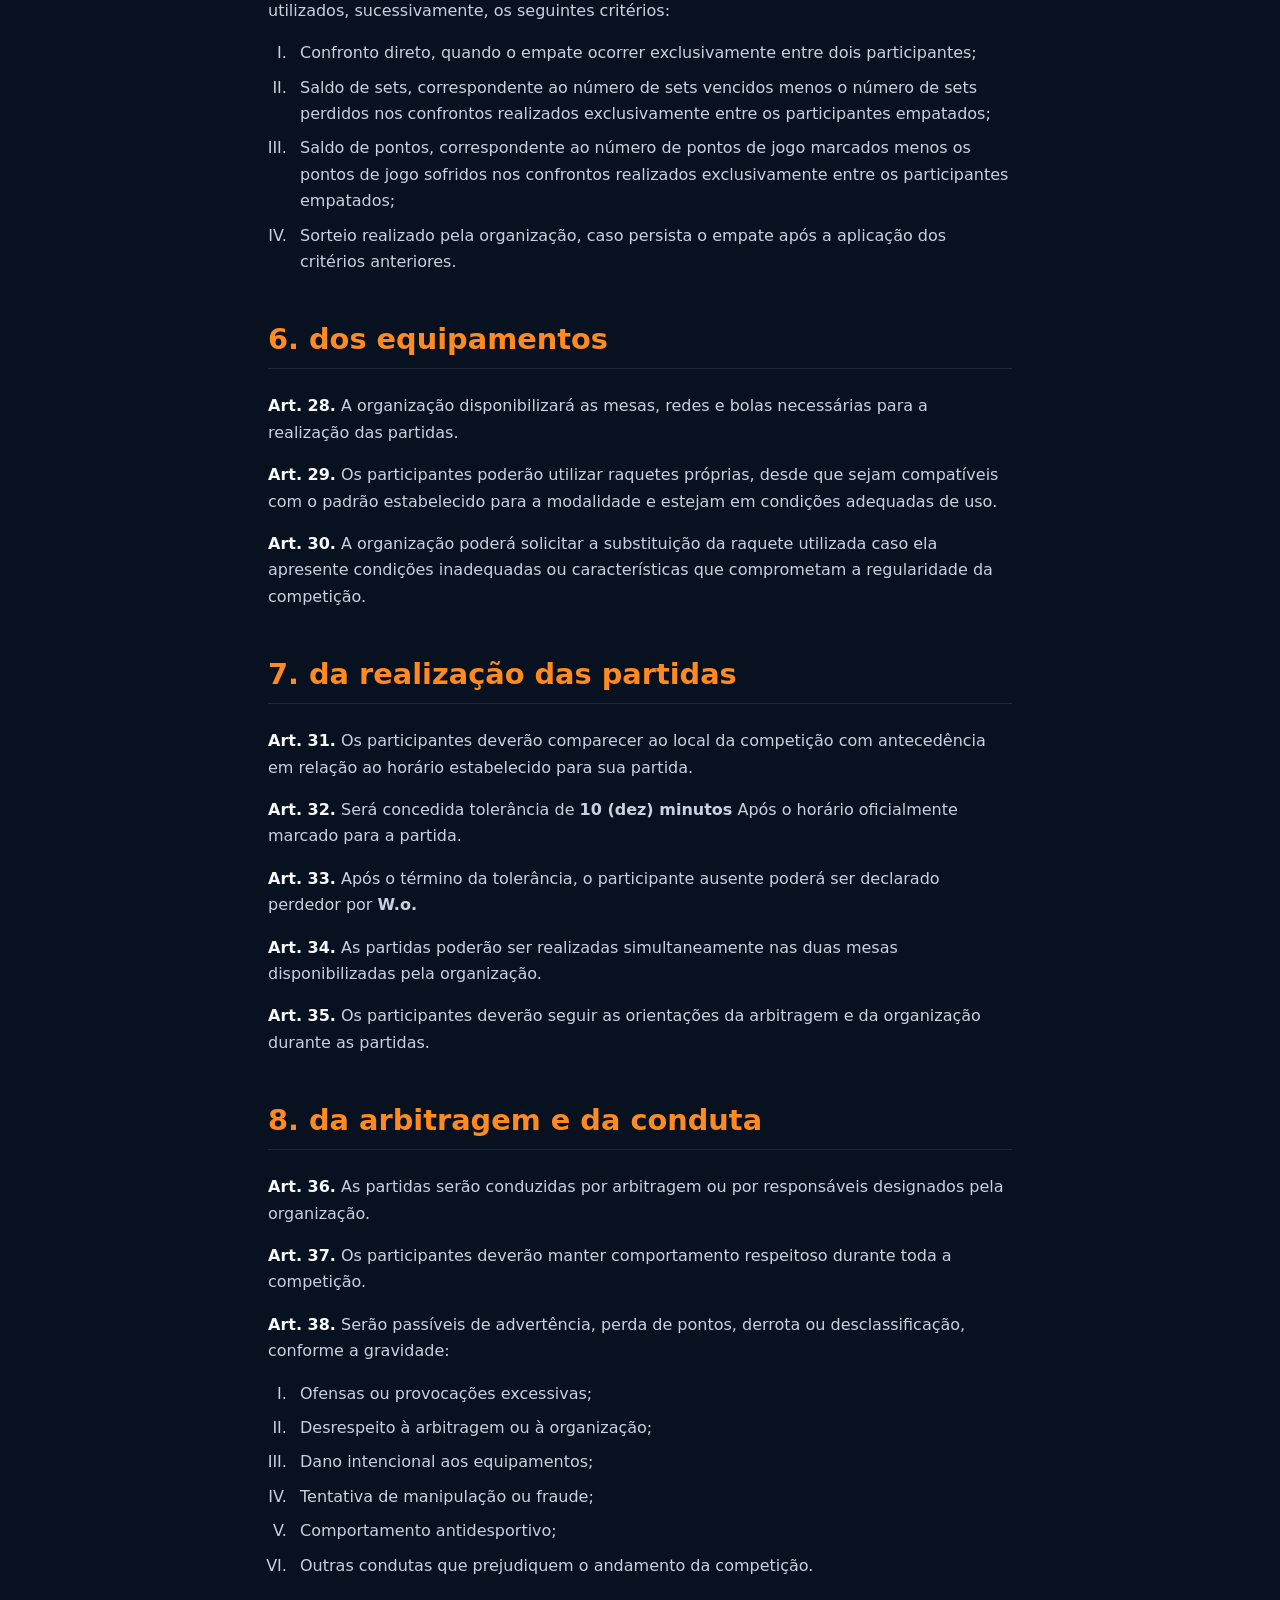
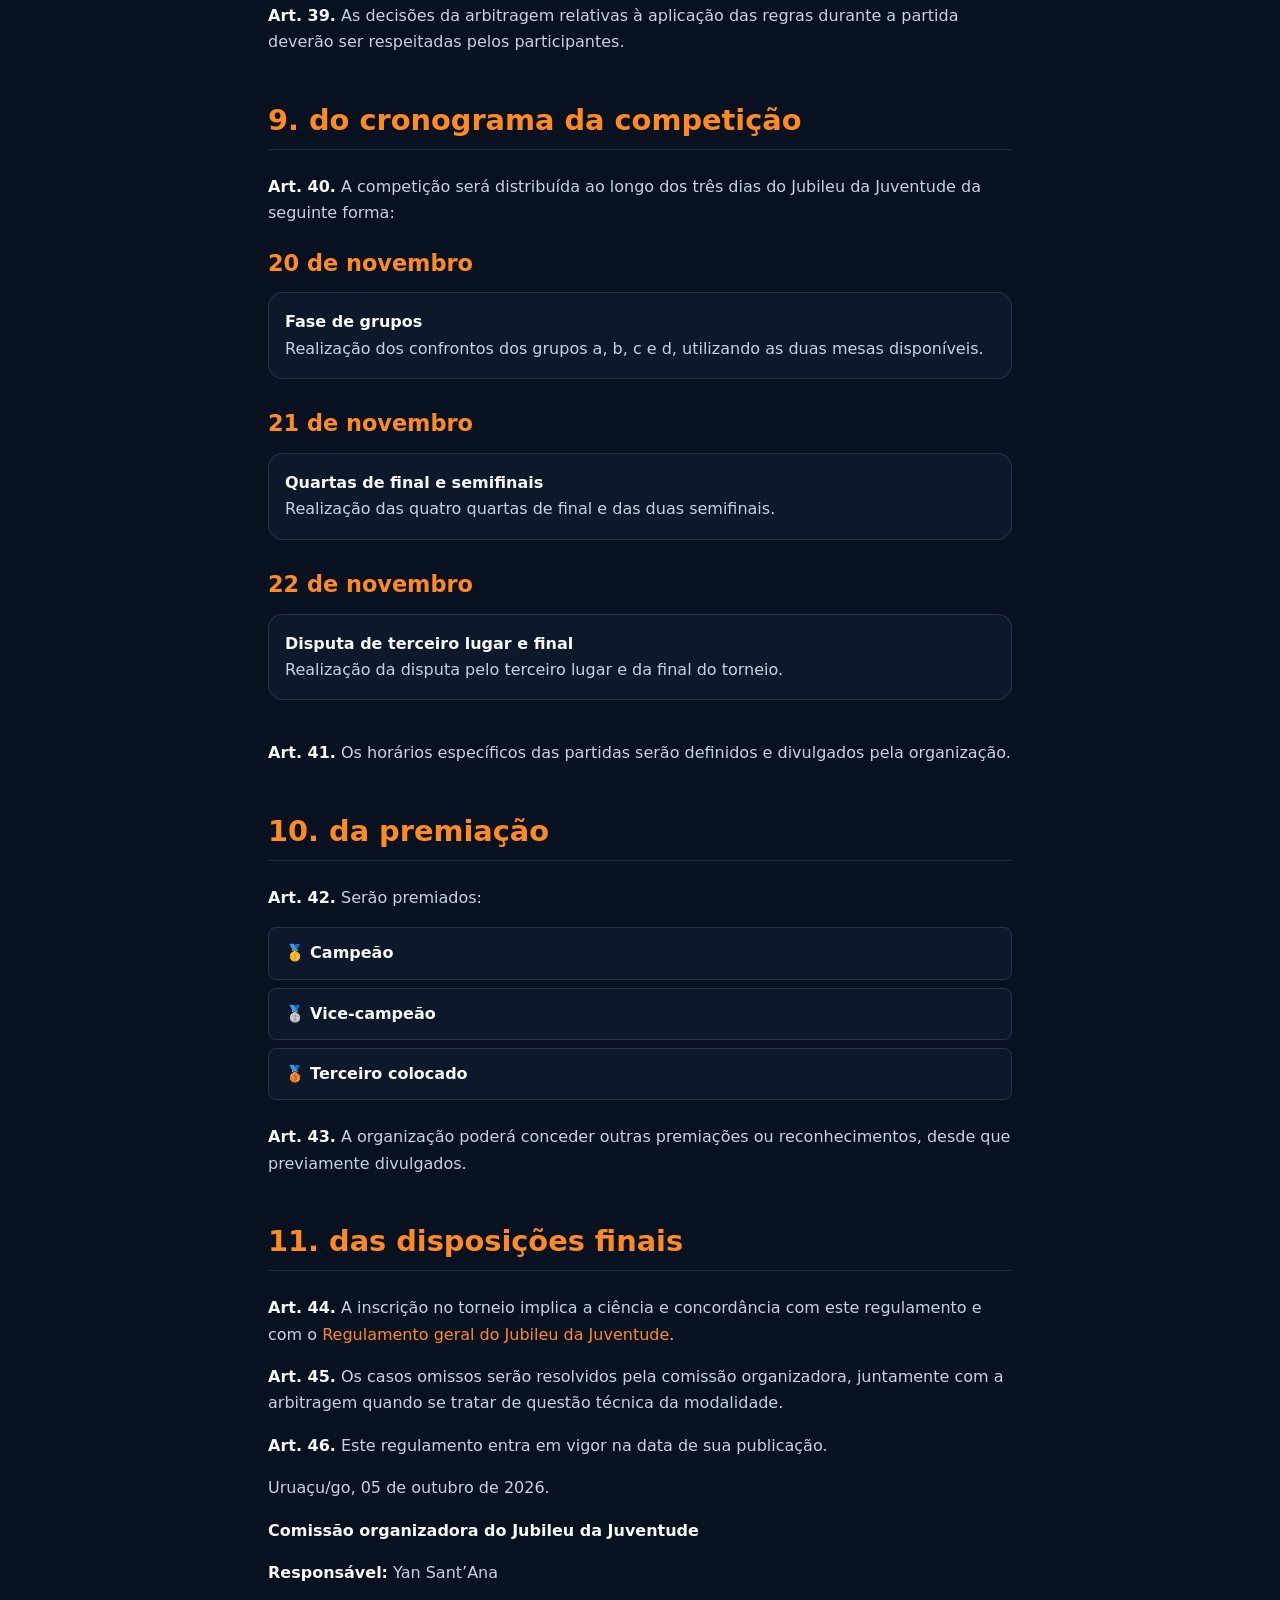
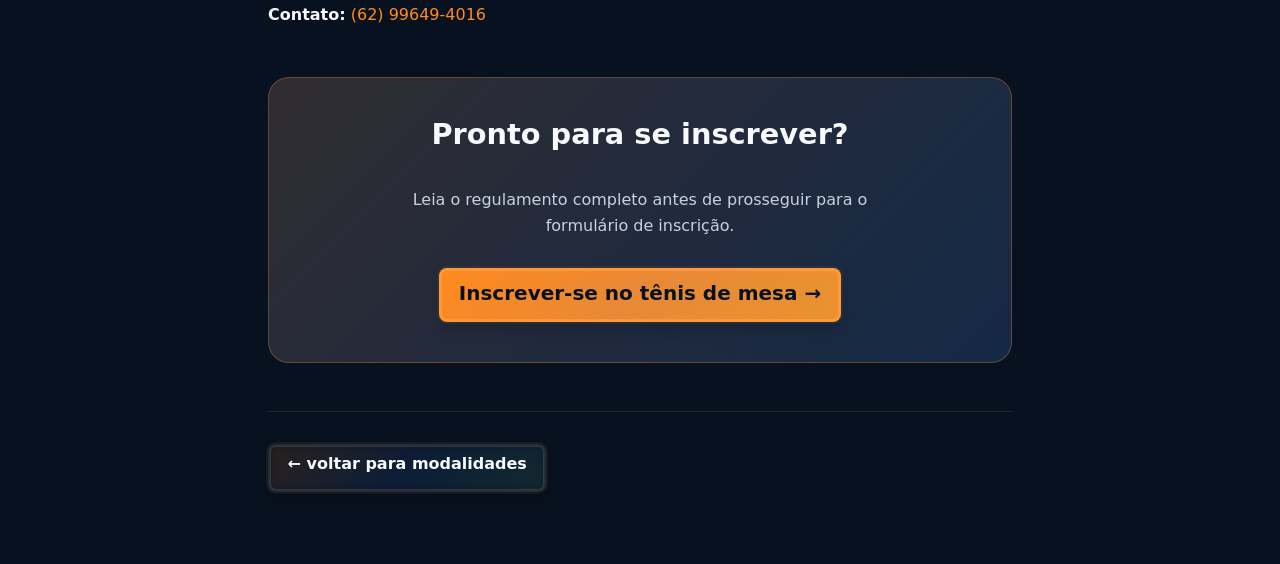
<file: jubileu-juventude/regulamentos/tenis-de-mesa.html>
<!DOCTYPE html>
<html lang="pt-BR" data-bs-theme="dark">
    <head>
        <meta charset="utf-8" />
        <meta name="viewport" content="width=device-width, initial-scale=1" />
        <meta name="theme-color" content="#0c1324" />
        <title>Tênis de mesa | Jubileu da Juventude 2026</title>
        <meta name="description"
              content="Regulamento do Tênis de Mesa do Jubileu da Juventude 2026." />
        <link rel="icon" href="../images/favicon.svg" />
        <link href="https://cdn.jsdelivr.net/npm/bootstrap@5.3.3/dist/css/bootstrap.min.css"
              rel="stylesheet" />
        <link rel="stylesheet" href="../css/style.css" />
        <script src="../js/script.js" defer></script>
    </head>
    <body>
        <header>
            <nav class="container" aria-label="Navegação principal">
                <a class="brand" href="../index.html">
                    <span aria-hidden="true">✝</span>
                    <span>
                        Jubileu da Juventude
                        <small>Jovens do Bom Pastor</small>
                    </span>
                </a>
                <a href="../index.html#modalidades">← voltar para modalidades</a>
            </nav>
        </header>
        <main class="container regulation">
            <header class="regulation-header">
                <span class="eyebrow">Jubileu da Juventude 2026</span>
                <h1>Regulamento do tênis de mesa</h1>
                <p>
                    Paróquia Sant’Ana — Jubileu de Platina:
                    70 anos transmitindo a fé com amor
                </p>
                <p>
                    <strong>Data:</strong>
                    20, 21 e 22 de novembro de 2026
                </p>
            </header>
            <section>
                <h2>1. da modalidade</h2>
                <p>
                    <strong>Art. 1º</strong>
                    O torneio de tênis de mesa integra a programação esportiva
                    do Jubileu da Juventude 2026, realizado em comemoração
                    aos 70 anos da paróquia sant'ana.
                </p>
                <p>
                    <strong>Art. 2º</strong>
                    A competição será disputada na modalidade individual.
                </p>
                <p>
                    <strong>Art. 3º</strong>
                    A competição terá limite de
                    <strong>16 (dezesseis) participantes</strong>.
                </p>
            </section>
            <section>
                <h2>2. da inscrição</h2>
                <p>
                    <strong>Art. 4º</strong>
                    A inscrição será realizada individualmente por meio
                    do formulário oficial disponibilizado pela organização,
                    dentro do prazo estabelecido.
                </p>
                <p>
                    <strong>Art. 5º</strong>
                    Poderão participar os jovens que atendam aos critérios
                    de elegibilidade estabelecidos no
                    <a href="geral.html">Regulamento geral do Jubileu da Juventude</a>.
                </p>
                <p>
                    <strong>Art. 6º</strong>
                    Cada grupo de oração poderá inscrever inicialmente até
                    <strong>2 (dois) participantes</strong> Na modalidade.
                </p>
                <p class="paragraph">
                    <strong>Parágrafo único.</strong>
                    A comissão organizadora poderá ampliar o limite de participantes
                    por grupo de oração, caso o número de inscrições e a organização
                    da competição permitam.
                </p>
                <p>
                    <strong>Art. 7º</strong>
                    As vagas serão preenchidas conforme a ordem de confirmação
                    das inscrições válidas, respeitado o limite geral
                    de 16 participantes.
                </p>
                <p>
                    <strong>Art. 8º</strong>
                    Após o preenchimento das vagas, a organização poderá formar
                    uma lista de espera para eventual substituição de participantes
                    desistentes, observadas as disposições do regulamento geral.
                </p>
            </section>
            <section>
                <h2>3. do sistema de disputa</h2>
                <p>
                    <strong>Art. 9º</strong>
                    A competição será dividida em duas fases:
                </p>
                <ol class="regulation-list">
                    <li>Fase de grupos;</li>
                    <li>Fase eliminatória.</li>
                </ol>
                <h3>3.1. fase de grupos</h3>
                <p>
                    <strong>Art. 10.</strong>
                    Os 16 participantes serão divididos em
                    <strong>4 (quatro) grupos</strong>,
                    Identificados pelas letras a, b, c e d,
                    contendo 4 (quatro) participantes cada.
                </p>
                <p>
                    <strong>Art. 11.</strong>
                    Na fase de grupos, os participantes de cada grupo
                    jogarão entre si, em sistema de todos contra todos,
                    em turno único.
                </p>
                <p>
                    <strong>Art. 12.</strong>
                    Cada participante realizará
                    <strong>3 (três) confrontos</strong>
                    Na fase de grupos.
                </p>
                <p>
                    <strong>Art. 13.</strong>
                    Cada confronto da fase de grupos será disputado em
                    <strong>Melhor de 3 (três) sets</strong>,
                    Vencendo o participante que conquistar primeiro
                    <strong>2 (dois) sets</strong>.
                </p>
                <p>
                    <strong>Art. 14.</strong>
                    Cada set será disputado até
                    <strong>11 (onze) pontos</strong>.
                </p>
                <p>
                    <strong>Art. 15.</strong>
                    Caso o placar alcance 10 a 10, o set continuará até que
                    um dos participantes obtenha vantagem de
                    <strong>2 (dois) pontos</strong>.
                </p>
                <h3>3.2. fase eliminatória</h3>
                <p>
                    <strong>Art. 16.</strong>
                    Ao final da fase de grupos, os
                    <strong>2 (dois) participantes mais bem classificados de cada grupo</strong>
                    Avançarão para a fase eliminatória, totalizando
                    <strong>8 (oito) classificados</strong>.
                </p>
                <p>
                    <strong>Art. 17.</strong>
                    A fase eliminatória será composta por:
                </p>
                <ol class="regulation-list">
                    <li>Quartas de final;</li>
                    <li>Semifinais;</li>
                    <li>Disputa de terceiro lugar;</li>
                    <li>Final.</li>
                </ol>
                <p>
                    <strong>Art. 18.</strong>
                    Os confrontos das quartas de final serão:
                </p>
                <ol class="regulation-list">
                    <li>
                        <strong>1º colocado do grupo a × 2º colocado do grupo b</strong>;
                    </li>
                    <li>
                        <strong>1º colocado do grupo b × 2º colocado do grupo a</strong>;
                    </li>
                    <li>
                        <strong>1º colocado do grupo c × 2º colocado do grupo d</strong>;
                    </li>
                    <li>
                        <strong>1º colocado do grupo d × 2º colocado do grupo c</strong>.
                    </li>
                </ol>
                <p>
                    <strong>Art. 19.</strong>
                    Os confrontos das quartas de final e das semifinais serão
                    disputados em
                    <strong>Melhor de 3 (três) sets</strong>,
                    Vencendo o participante que conquistar primeiro
                    <strong>2 (dois) sets</strong>.
                </p>
                <p>
                    <strong>Art. 20.</strong>
                    A final e a disputa de terceiro lugar serão disputadas em
                    <strong>Melhor de 5 (cinco) sets</strong>,
                    Vencendo o participante que conquistar primeiro
                    <strong>3 (três) sets</strong>.
                </p>
                <p>
                    <strong>Art. 21.</strong>
                    Todos os sets da fase eliminatória serão disputados até
                    <strong>11 (onze) pontos</strong>,
                    Sendo necessária vantagem mínima de
                    <strong>2 (dois) pontos</strong>.
                </p>
                <p>
                    <strong>Art. 22.</strong>
                    Os vencedores das semifinais disputarão a final,
                    enquanto os perdedores disputarão o terceiro lugar.
                </p>
            </section>
            <section>
                <h2>4. do saque</h2>
                <p>
                    <strong>Art. 23.</strong>
                    O saque será alternado entre os participantes a cada
                    <strong>2 (dois) pontos</strong>.
                </p>
                <p>
                    <strong>Art. 24.</strong>
                    Quando o placar atingir 10 a 10, o saque será alternado
                    a cada <strong>1 (um) ponto</strong>, Permanecendo dessa forma
                    até que um dos participantes obtenha vantagem
                    de 2 (dois) pontos.
                </p>
                <p>
                    <strong>Art. 25.</strong>
                    O direito ao primeiro saque de cada set será definido
                    conforme as regras da modalidade e a orientação da arbitragem.
                </p>
            </section>
            <section>
                <h2>5. dos critérios de classificação e desempate</h2>
                <p>
                    <strong>Art. 26.</strong>
                    A classificação dentro de cada grupo será determinada
                    pela quantidade de vitórias conquistadas pelos participantes.
                </p>
                <p>
                    <strong>Art. 27.</strong>
                    Em caso de empate em número de vitórias entre dois
                    ou mais participantes, serão utilizados, sucessivamente,
                    os seguintes critérios:
                </p>
                <ol class="regulation-list">
                    <li>
                        Confronto direto, quando o empate ocorrer exclusivamente
                        entre dois participantes;
                    </li>
                    <li>
                        Saldo de sets, correspondente ao número de sets vencidos
                        menos o número de sets perdidos nos confrontos realizados
                        exclusivamente entre os participantes empatados;
                    </li>
                    <li>
                        Saldo de pontos, correspondente ao número de pontos de jogo
                        marcados menos os pontos de jogo sofridos nos confrontos
                        realizados exclusivamente entre os participantes empatados;
                    </li>
                    <li>
                        Sorteio realizado pela organização, caso persista o empate
                        após a aplicação dos critérios anteriores.
                    </li>
                </ol>
            </section>
            <section>
                <h2>6. dos equipamentos</h2>
                <p>
                    <strong>Art. 28.</strong>
                    A organização disponibilizará as mesas, redes e bolas
                    necessárias para a realização das partidas.
                </p>
                <p>
                    <strong>Art. 29.</strong>
                    Os participantes poderão utilizar raquetes próprias,
                    desde que sejam compatíveis com o padrão estabelecido
                    para a modalidade e estejam em condições adequadas de uso.
                </p>
                <p>
                    <strong>Art. 30.</strong>
                    A organização poderá solicitar a substituição da raquete
                    utilizada caso ela apresente condições inadequadas
                    ou características que comprometam a regularidade da competição.
                </p>
            </section>
            <section>
                <h2>7. da realização das partidas</h2>
                <p>
                    <strong>Art. 31.</strong>
                    Os participantes deverão comparecer ao local da competição
                    com antecedência em relação ao horário estabelecido
                    para sua partida.
                </p>
                <p>
                    <strong>Art. 32.</strong>
                    Será concedida tolerância de
                    <strong>10 (dez) minutos</strong>
                    Após o horário oficialmente marcado para a partida.
                </p>
                <p>
                    <strong>Art. 33.</strong>
                    Após o término da tolerância, o participante ausente
                    poderá ser declarado perdedor por
                    <strong>W.o.</strong>
                </p>
                <p>
                    <strong>Art. 34.</strong>
                    As partidas poderão ser realizadas simultaneamente
                    nas duas mesas disponibilizadas pela organização.
                </p>
                <p>
                    <strong>Art. 35.</strong>
                    Os participantes deverão seguir as orientações
                    da arbitragem e da organização durante as partidas.
                </p>
            </section>
            <section>
                <h2>8. da arbitragem e da conduta</h2>
                <p>
                    <strong>Art. 36.</strong>
                    As partidas serão conduzidas por arbitragem ou por
                    responsáveis designados pela organização.
                </p>
                <p>
                    <strong>Art. 37.</strong>
                    Os participantes deverão manter comportamento respeitoso
                    durante toda a competição.
                </p>
                <p>
                    <strong>Art. 38.</strong>
                    Serão passíveis de advertência, perda de pontos,
                    derrota ou desclassificação, conforme a gravidade:
                </p>
                <ol class="regulation-list">
                    <li>Ofensas ou provocações excessivas;</li>
                    <li>Desrespeito à arbitragem ou à organização;</li>
                    <li>Dano intencional aos equipamentos;</li>
                    <li>Tentativa de manipulação ou fraude;</li>
                    <li>Comportamento antidesportivo;</li>
                    <li>
                        Outras condutas que prejudiquem
                        o andamento da competição.
                    </li>
                </ol>
                <p>
                    <strong>Art. 39.</strong>
                    As decisões da arbitragem relativas à aplicação das regras
                    durante a partida deverão ser respeitadas pelos participantes.
                </p>
            </section>
            <section>
                <h2>9. do cronograma da competição</h2>
                <p>
                    <strong>Art. 40.</strong>
                    A competição será distribuída ao longo dos três dias
                    do Jubileu da Juventude da seguinte forma:
                </p>
                <div class="regulation-schedule">
                    <h3>20 de novembro</h3>
                    <p>
                        <strong>Fase de grupos</strong>
                        <br />
                        Realização dos confrontos dos grupos a, b, c e d,
                        utilizando as duas mesas disponíveis.
                    </p>
                    <h3>21 de novembro</h3>
                    <p>
                        <strong>Quartas de final e semifinais</strong>
                        <br />
                        Realização das quatro quartas de final e das duas semifinais.
                    </p>
                    <h3>22 de novembro</h3>
                    <p>
                        <strong>Disputa de terceiro lugar e final</strong>
                        <br />
                        Realização da disputa pelo terceiro lugar
                        e da final do torneio.
                    </p>
                </div>
                <p>
                    <strong>Art. 41.</strong>
                    Os horários específicos das partidas serão definidos
                    e divulgados pela organização.
                </p>
            </section>
            <section>
                <h2>10. da premiação</h2>
                <p>
                    <strong>Art. 42.</strong>
                    Serão premiados:
                </p>
                <ul class="awards">
                    <li>🥇 <strong>Campeão</strong></li>
                    <li>🥈 <strong>Vice-campeão</strong></li>
                    <li>🥉 <strong>Terceiro colocado</strong></li>
                </ul>
                <p>
                    <strong>Art. 43.</strong>
                    A organização poderá conceder outras premiações
                    ou reconhecimentos, desde que previamente divulgados.
                </p>
            </section>
            <section>
                <h2>11. das disposições finais</h2>
                <p>
                    <strong>Art. 44.</strong>
                    A inscrição no torneio implica a ciência e concordância
                    com este regulamento e com o
                    <a href="geral.html">Regulamento geral do Jubileu da Juventude</a>.
                </p>
                <p>
                    <strong>Art. 45.</strong>
                    Os casos omissos serão resolvidos pela comissão organizadora,
                    juntamente com a arbitragem quando se tratar de questão
                    técnica da modalidade.
                </p>
                <p>
                    <strong>Art. 46.</strong>
                    Este regulamento entra em vigor na data de sua publicação.
                </p>
                <p>Uruaçu/go, 05 de outubro de 2026.</p>
                <p><strong>Comissão organizadora do Jubileu da Juventude</strong></p>
                <p><strong>Responsável:</strong> Yan Sant’Ana</p>
                <p><strong>Contato:</strong> <a href="tel:+5562996494016">(62) 99649-4016</a></p>
            </section>
            <section class="regulation-action">
                <h2>Pronto para se inscrever?</h2>
                <p>
                    Leia o regulamento completo antes de prosseguir
                    para o formulário de inscrição.
                </p>
                <a class="btn btn-warning btn-lg fw-bold"
                   href="https://forms.gle/toCNjxuedQzzJKqh7"
                   target="_blank"
                   rel="noopener noreferrer">Inscrever-se no tênis de mesa →</a>
            </section>
            <footer class="regulation-footer">
                <a class="btn btn-outline-light" href="../index.html#modalidades">← voltar para modalidades</a>
            </footer>
        </main>
    </body>
</html>
</file>
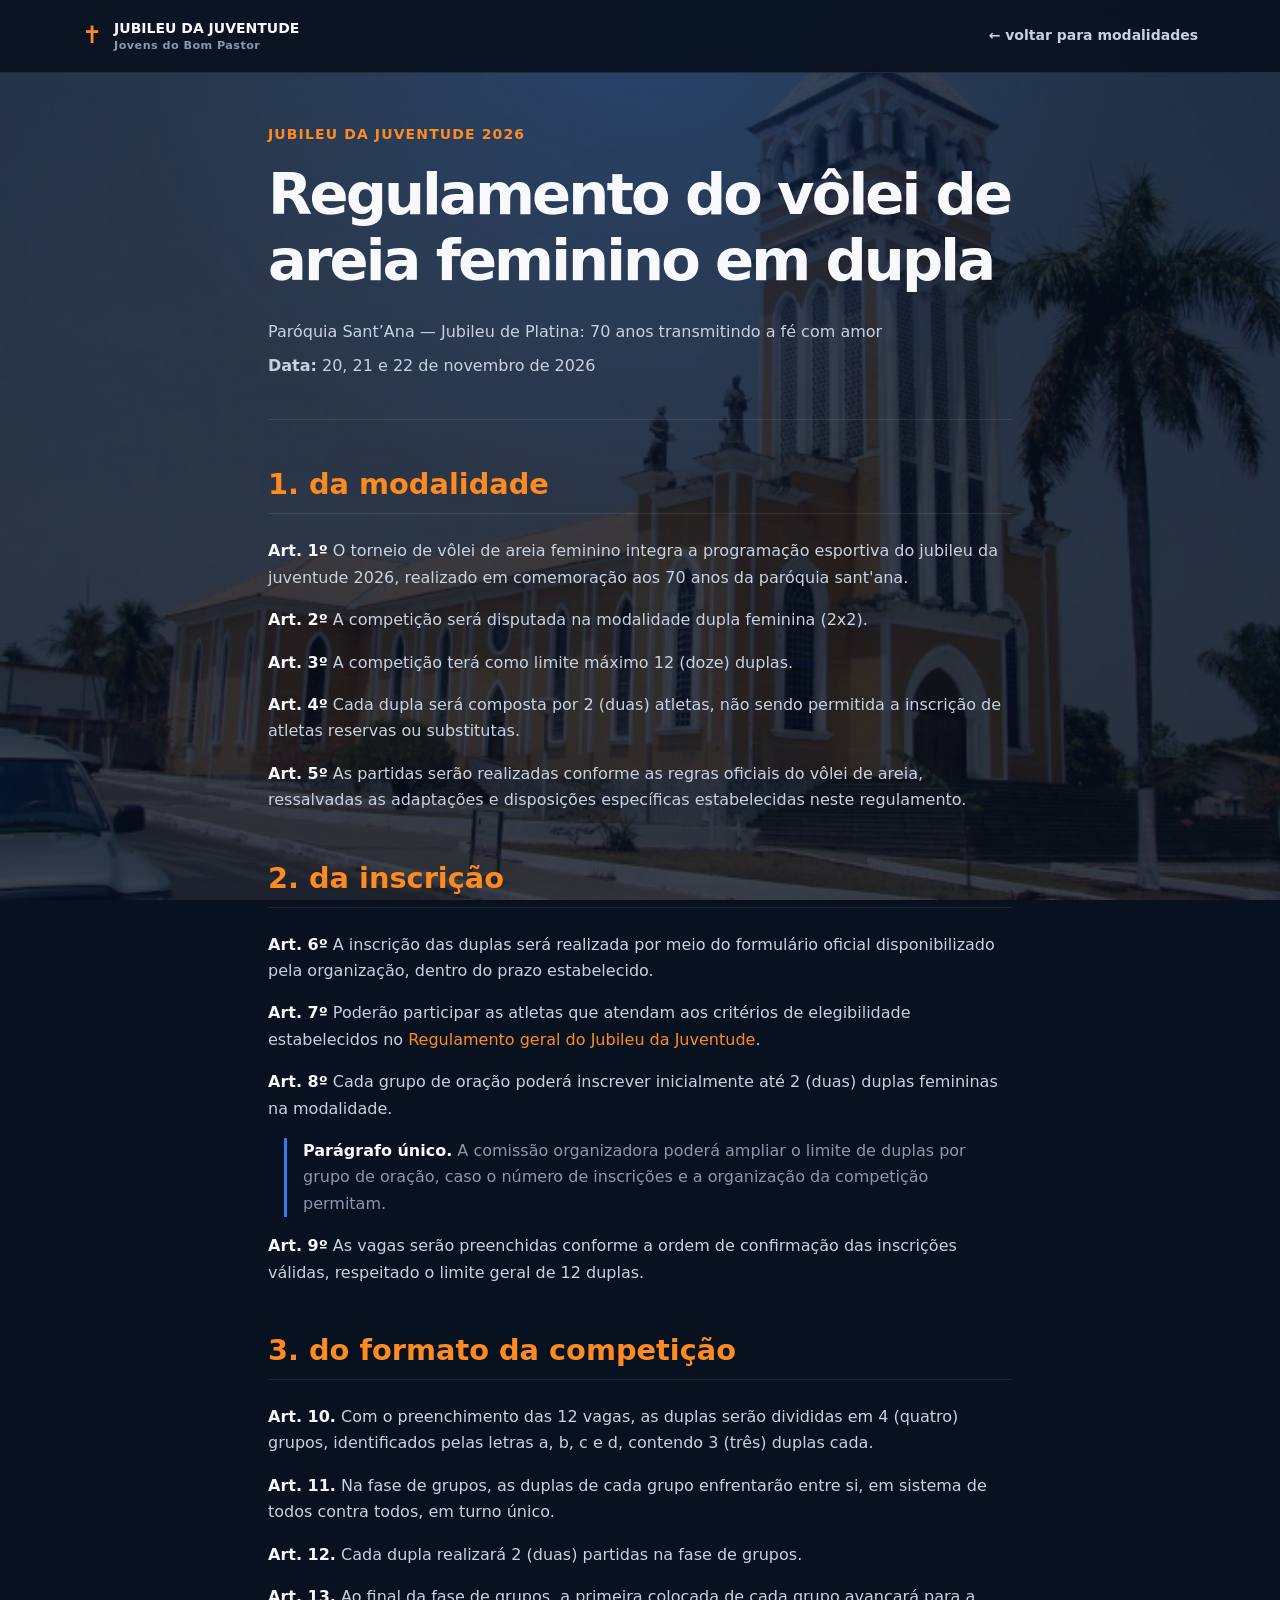
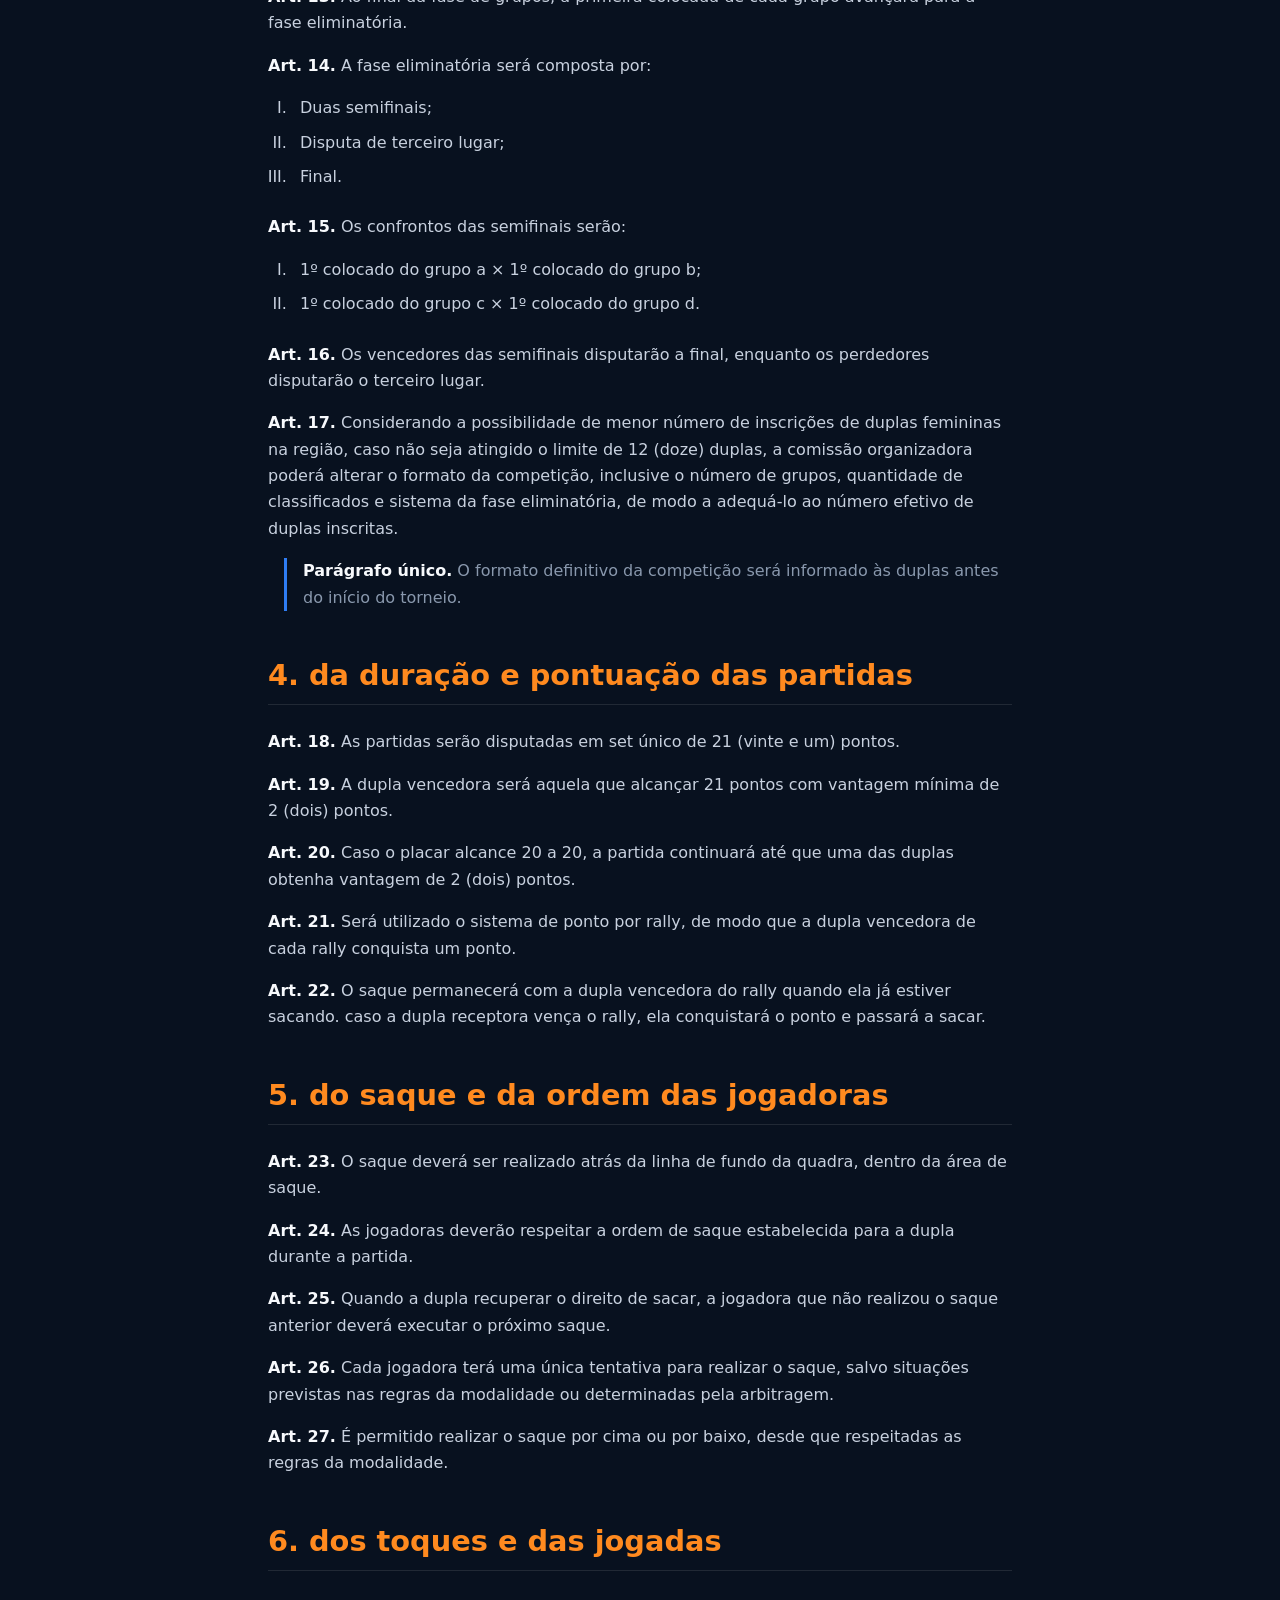
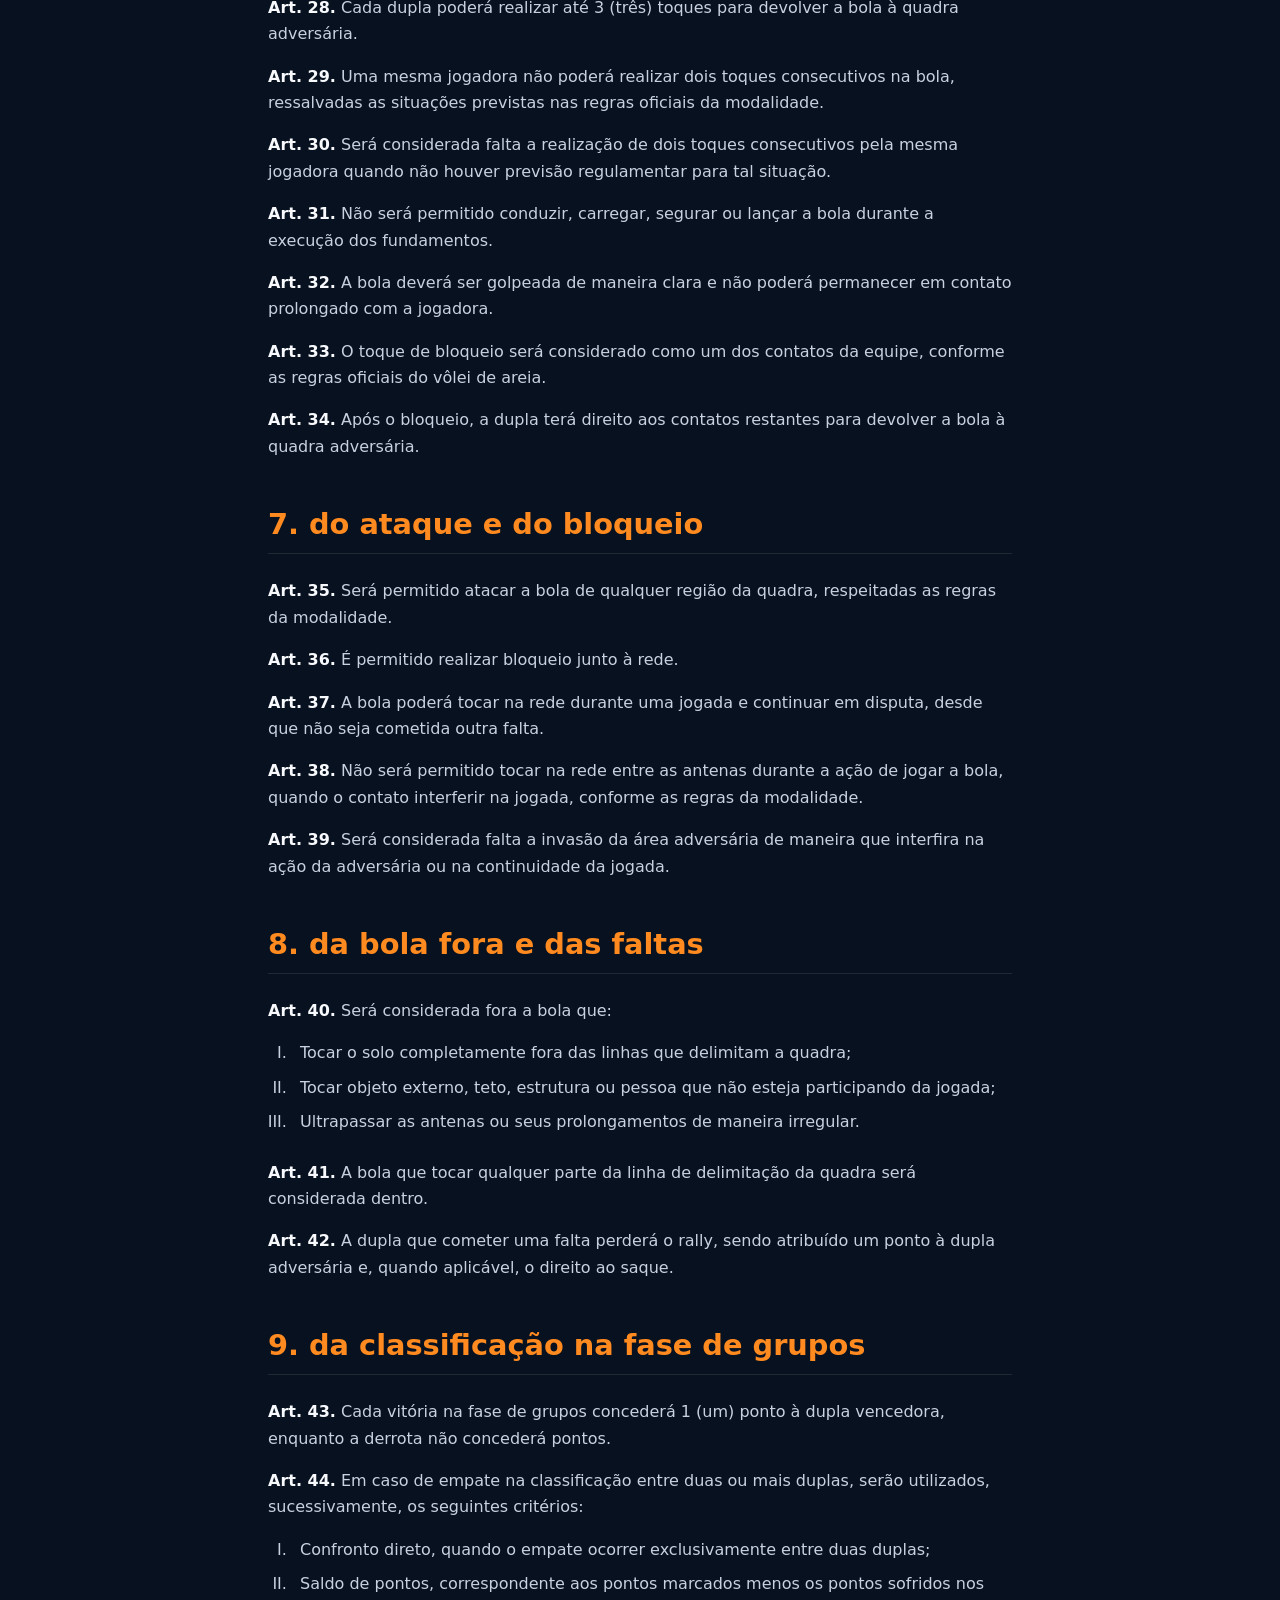
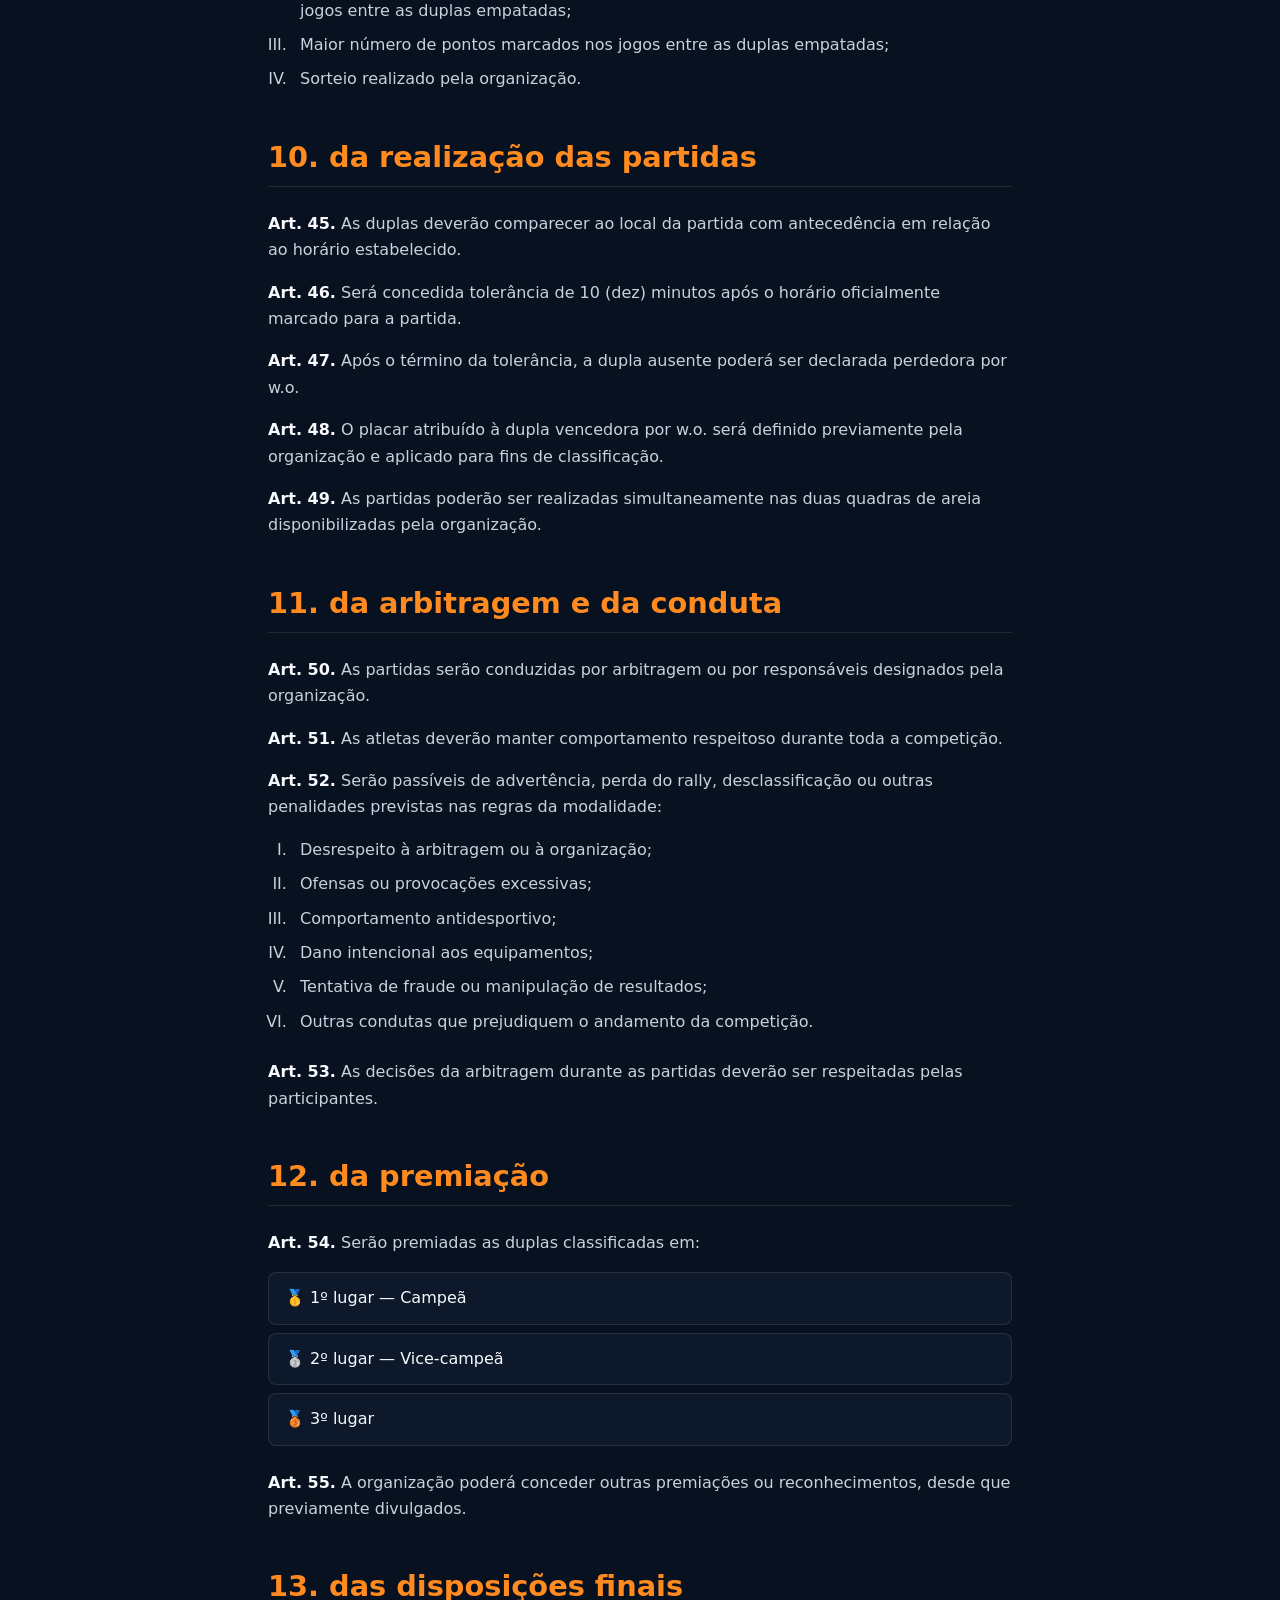
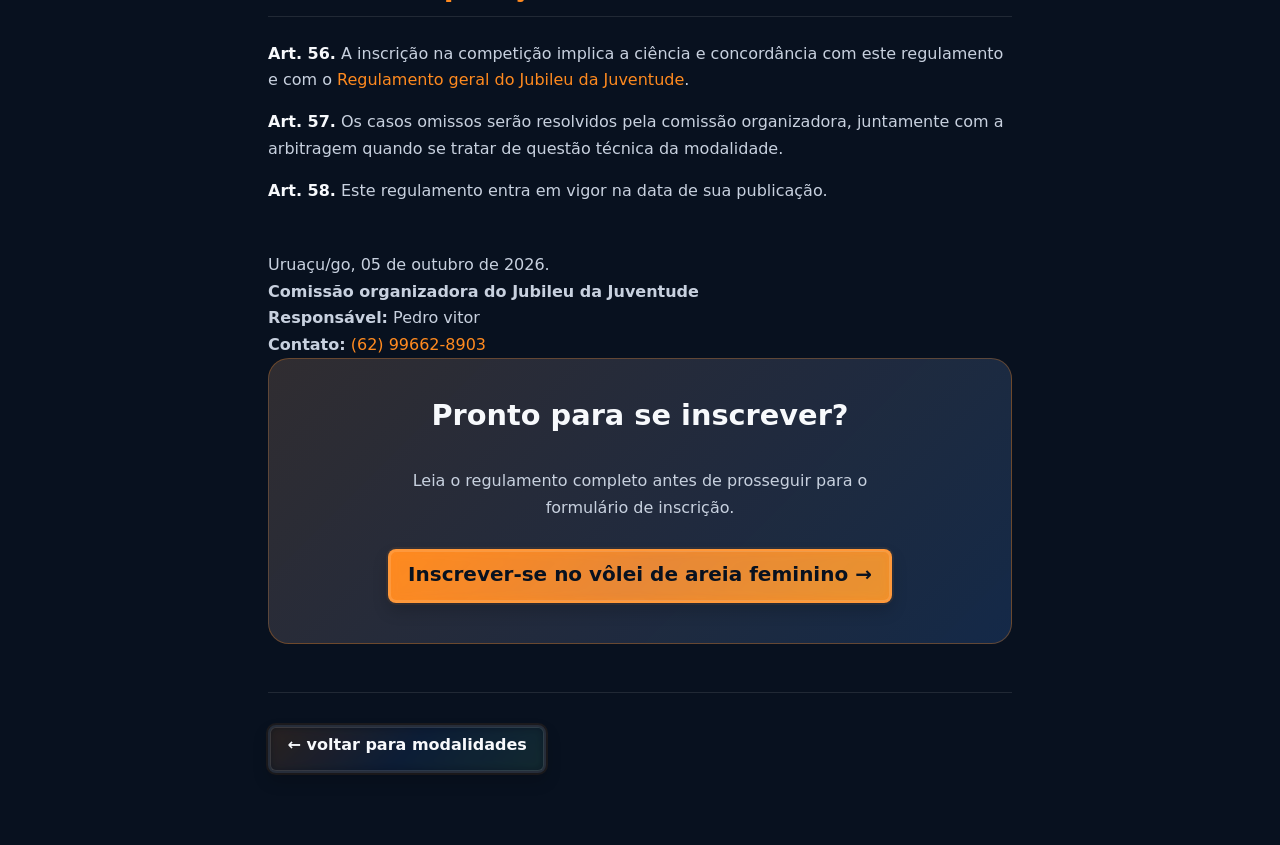
<file: jubileu-juventude/regulamentos/volei-feminino.html>
<!DOCTYPE html>
<html lang="pt-BR" data-bs-theme="dark">
    <head>
        <meta charset="utf-8" />
        <meta name="viewport" content="width=device-width, initial-scale=1" />
        <meta name="theme-color" content="#0c1324" />
        <title>Vôlei de areia feminino em dupla | Jubileu da Juventude 2026</title>
        <meta name="description"
              content="Regulamento do Vôlei de areia Feminino em Dupla do Jubileu da Juventude 2026." />
        <link rel="icon" href="../images/favicon.svg" />
        <link href="https://cdn.jsdelivr.net/npm/bootstrap@5.3.3/dist/css/bootstrap.min.css"
              rel="stylesheet" />
        <link rel="stylesheet" href="../css/style.css" />
        <script src="../js/script.js" *defer*></script>
    </head>
    <body>
        <header>
            <nav class="container" aria-label="Navegação principal">
                <a class="brand" href="../index.html">
                    <span aria-hidden="true">✝</span>
                    <span>
                        Jubileu da Juventude
                        <small>Jovens do Bom Pastor</small>
                    </span>
                </a>
                <a href="../index.html#modalidades">← voltar para modalidades</a>
            </nav>
        </header>
        <main class="container regulation">
            <header class="regulation-header">
                <span class="eyebrow">Jubileu da Juventude 2026</span>
                <h1>Regulamento do vôlei de areia feminino em dupla</h1>
                <p>
                    Paróquia Sant’Ana — Jubileu de Platina:
                    70 anos transmitindo a fé com amor
                </p>
                <p>
                    <strong>Data:</strong>
                    20, 21 e 22 de novembro de 2026
                </p>
            </header>
            <section>
                <h2>1. da modalidade</h2>
                <p>
                    <strong>Art. 1º</strong>
                    O torneio de vôlei de areia feminino integra a programação esportiva do jubileu da
                    juventude 2026, realizado em comemoração aos 70 anos da paróquia sant'ana.
                </p>
                <p>
                    <strong>Art. 2º</strong>
                    A competição será disputada na modalidade dupla feminina (2x2).
                </p>
                <p>
                    <strong>Art. 3º</strong>
                    A competição terá como limite máximo 12 (doze) duplas.
                </p>
                <p>
                    <strong>Art. 4º</strong>
                    Cada dupla será composta por 2 (duas) atletas, não sendo permitida a inscrição de
                    atletas reservas ou substitutas.
                </p>
                <p>
                    <strong>Art. 5º</strong>
                    As partidas serão realizadas conforme as regras oficiais do vôlei de areia, ressalvadas
                    as adaptações e disposições específicas estabelecidas neste regulamento.
                </p>
            </section>
            <section>
                <h2>2. da inscrição</h2>
                <p>
                    <strong>Art. 6º</strong>
                    A inscrição das duplas será realizada por meio do formulário oficial disponibilizado
                    pela organização, dentro do prazo estabelecido.
                </p>
                <p>
                    <strong>Art. 7º</strong>
                    Poderão participar as atletas que atendam aos critérios de elegibilidade estabelecidos
                    no <a href="geral.html">Regulamento geral do Jubileu da Juventude</a>.
                </p>
                <p>
                    <strong>Art. 8º</strong>
                    Cada grupo de oração poderá inscrever inicialmente até 2 (duas) duplas femininas na
                    modalidade.
                </p>
                <p class="paragraph">
                    <strong>Parágrafo único.</strong>
                    A comissão organizadora poderá ampliar o limite de duplas por grupo de oração, caso o
                    número de inscrições e a organização da competição permitam.
                </p>
                <p>
                    <strong>Art. 9º</strong>
                    As vagas serão preenchidas conforme a ordem de confirmação das inscrições válidas,
                    respeitado o limite geral de 12 duplas.
                </p>
            </section>
            <section>
                <h2>3. do formato da competição</h2>
                <p>
                    <strong>Art. 10.</strong>
                    Com o preenchimento das 12 vagas, as duplas serão divididas em 4 (quatro) grupos,
                    identificados pelas letras a, b, c e d, contendo 3 (três) duplas cada.
                </p>
                <p>
                    <strong>Art. 11.</strong>
                    Na fase de grupos, as duplas de cada grupo enfrentarão entre si, em sistema de todos
                    contra todos, em turno único.
                </p>
                <p>
                    <strong>Art. 12.</strong>
                    Cada dupla realizará 2 (duas) partidas na fase de grupos.
                </p>
                <p>
                    <strong>Art. 13.</strong>
                    Ao final da fase de grupos, a primeira colocada de cada grupo avançará para a fase
                    eliminatória.
                </p>
                <p>
                    <strong>Art. 14.</strong>
                    A fase eliminatória será composta por:
                </p>
                <ol class="regulation-list">
                    <li>Duas semifinais;</li>
                    <li>Disputa de terceiro lugar;</li>
                    <li>Final.</li>
                </ol>
                <p>
                    <strong>Art. 15.</strong>
                    Os confrontos das semifinais serão:
                </p>
                <ol class="regulation-list">
                    <li>1º colocado do grupo a × 1º colocado do grupo b;</li>
                    <li>1º colocado do grupo c × 1º colocado do grupo d.</li>
                </ol>
                <p>
                    <strong>Art. 16.</strong>
                    Os vencedores das semifinais disputarão a final, enquanto os perdedores disputarão o
                    terceiro lugar.
                </p>
                <p>
                    <strong>Art. 17.</strong>
                    Considerando a possibilidade de menor número de inscrições de duplas femininas na
                    região, caso não seja atingido o limite de 12 (doze) duplas, a comissão organizadora
                    poderá alterar o formato da competição, inclusive o número de grupos, quantidade de
                    classificados e sistema da fase eliminatória, de modo a adequá-lo ao número efetivo de
                    duplas inscritas.
                </p>
                <p class="paragraph">
                    <strong>Parágrafo único.</strong>
                    O formato definitivo da competição será informado às duplas antes do início do torneio.
                </p>
            </section>
            <section>
                <h2>4. da duração e pontuação das partidas</h2>
                <p>
                    <strong>Art. 18.</strong>
                    As partidas serão disputadas em set único de 21 (vinte e um) pontos.
                </p>
                <p>
                    <strong>Art. 19.</strong>
                    A dupla vencedora será aquela que alcançar 21 pontos com vantagem mínima de 2 (dois)
                    pontos.
                </p>
                <p>
                    <strong>Art. 20.</strong>
                    Caso o placar alcance 20 a 20, a partida continuará até que uma das duplas obtenha
                    vantagem de 2 (dois) pontos.
                </p>
                <p>
                    <strong>Art. 21.</strong>
                    Será utilizado o sistema de ponto por rally, de modo que a dupla vencedora de cada rally
                    conquista um ponto.
                </p>
                <p>
                    <strong>Art. 22.</strong>
                    O saque permanecerá com a dupla vencedora do rally quando ela já estiver sacando. caso a
                    dupla receptora vença o rally, ela conquistará o ponto e passará a sacar.
                </p>
            </section>
            <section>
                <h2>5. do saque e da ordem das jogadoras</h2>
                <p>
                    <strong>Art. 23.</strong>
                    O saque deverá ser realizado atrás da linha de fundo da quadra, dentro da área de saque.
                </p>
                <p>
                    <strong>Art. 24.</strong>
                    As jogadoras deverão respeitar a ordem de saque estabelecida para a dupla durante a
                    partida.
                </p>
                <p>
                    <strong>Art. 25.</strong>
                    Quando a dupla recuperar o direito de sacar, a jogadora que não realizou o saque
                    anterior deverá executar o próximo saque.
                </p>
                <p>
                    <strong>Art. 26.</strong>
                    Cada jogadora terá uma única tentativa para realizar o saque, salvo situações previstas
                    nas regras da modalidade ou determinadas pela arbitragem.
                </p>
                <p>
                    <strong>Art. 27.</strong>
                    É permitido realizar o saque por cima ou por baixo, desde que respeitadas as regras da
                    modalidade.
                </p>
            </section>
            <section>
                <h2>6. dos toques e das jogadas</h2>
                <p>
                    <strong>Art. 28.</strong>
                    Cada dupla poderá realizar até 3 (três) toques para devolver a bola à quadra adversária.
                </p>
                <p>
                    <strong>Art. 29.</strong>
                    Uma mesma jogadora não poderá realizar dois toques consecutivos na bola, ressalvadas as
                    situações previstas nas regras oficiais da modalidade.
                </p>
                <p>
                    <strong>Art. 30.</strong>
                    Será considerada falta a realização de dois toques consecutivos pela mesma jogadora
                    quando não houver previsão regulamentar para tal situação.
                </p>
                <p>
                    <strong>Art. 31.</strong>
                    Não será permitido conduzir, carregar, segurar ou lançar a bola durante a execução dos
                    fundamentos.
                </p>
                <p>
                    <strong>Art. 32.</strong>
                    A bola deverá ser golpeada de maneira clara e não poderá permanecer em contato
                    prolongado com a jogadora.
                </p>
                <p>
                    <strong>Art. 33.</strong>
                    O toque de bloqueio será considerado como um dos contatos da equipe, conforme as regras
                    oficiais do vôlei de areia.
                </p>
                <p>
                    <strong>Art. 34.</strong>
                    Após o bloqueio, a dupla terá direito aos contatos restantes para devolver a bola à
                    quadra adversária.
                </p>
            </section>
            <section>
                <h2>7. do ataque e do bloqueio</h2>
                <p>
                    <strong>Art. 35.</strong>
                    Será permitido atacar a bola de qualquer região da quadra, respeitadas as regras da
                    modalidade.
                </p>
                <p>
                    <strong>Art. 36.</strong>
                    É permitido realizar bloqueio junto à rede.
                </p>
                <p>
                    <strong>Art. 37.</strong>
                    A bola poderá tocar na rede durante uma jogada e continuar em disputa, desde que não
                    seja cometida outra falta.
                </p>
                <p>
                    <strong>Art. 38.</strong>
                    Não será permitido tocar na rede entre as antenas durante a ação de jogar a bola, quando
                    o contato interferir na jogada, conforme as regras da modalidade.
                </p>
                <p>
                    <strong>Art. 39.</strong>
                    Será considerada falta a invasão da área adversária de maneira que interfira na ação da
                    adversária ou na continuidade da jogada.
                </p>
            </section>
            <section>
                <h2>8. da bola fora e das faltas</h2>
                <p>
                    <strong>Art. 40.</strong>
                    Será considerada fora a bola que:
                </p>
                <ol class="regulation-list">
                    <li>Tocar o solo completamente fora das linhas que delimitam a quadra;</li>
                    <li>Tocar objeto externo, teto, estrutura ou pessoa que não esteja participando da jogada;</li>
                    <li>Ultrapassar as antenas ou seus prolongamentos de maneira irregular.</li>
                </ol>
                <p>
                    <strong>Art. 41.</strong>
                    A bola que tocar qualquer parte da linha de delimitação da quadra será considerada
                    dentro.
                </p>
                <p>
                    <strong>Art. 42.</strong>
                    A dupla que cometer uma falta perderá o rally, sendo atribuído um ponto à dupla
                    adversária e, quando aplicável, o direito ao saque.
                </p>
            </section>
            <section>
                <h2>9. da classificação na fase de grupos</h2>
                <p>
                    <strong>Art. 43.</strong>
                    Cada vitória na fase de grupos concederá 1 (um) ponto à dupla vencedora, enquanto a
                    derrota não concederá pontos.
                </p>
                <p>
                    <strong>Art. 44.</strong>
                    Em caso de empate na classificação entre duas ou mais duplas, serão utilizados,
                    sucessivamente, os seguintes critérios:
                </p>
                <ol class="regulation-list">
                    <li>Confronto direto, quando o empate ocorrer exclusivamente entre duas duplas;</li>
                    <li>Saldo de pontos, correspondente aos pontos marcados menos os pontos sofridos nos jogos entre as duplas empatadas;</li>
                    <li>Maior número de pontos marcados nos jogos entre as duplas empatadas;</li>
                    <li>Sorteio realizado pela organização.</li>
                </ol>
            </section>
            <section>
                <h2>10. da realização das partidas</h2>
                <p>
                    <strong>Art. 45.</strong>
                    As duplas deverão comparecer ao local da partida com antecedência em relação ao horário
                    estabelecido.
                </p>
                <p>
                    <strong>Art. 46.</strong>
                    Será concedida tolerância de 10 (dez) minutos após o horário oficialmente marcado para a
                    partida.
                </p>
                <p>
                    <strong>Art. 47.</strong>
                    Após o término da tolerância, a dupla ausente poderá ser declarada perdedora por w.o.
                </p>
                <p>
                    <strong>Art. 48.</strong>
                    O placar atribuído à dupla vencedora por w.o. será definido previamente pela organização
                    e aplicado para fins de classificação.
                </p>
                <p>
                    <strong>Art. 49.</strong>
                    As partidas poderão ser realizadas simultaneamente nas duas quadras de areia
                    disponibilizadas pela organização.
                </p>
            </section>
            <section>
                <h2>11. da arbitragem e da conduta</h2>
                <p>
                    <strong>Art. 50.</strong>
                    As partidas serão conduzidas por arbitragem ou por responsáveis designados pela
                    organização.
                </p>
                <p>
                    <strong>Art. 51.</strong>
                    As atletas deverão manter comportamento respeitoso durante toda a competição.
                </p>
                <p>
                    <strong>Art. 52.</strong>
                    Serão passíveis de advertência, perda do rally, desclassificação ou outras penalidades
                    previstas nas regras da modalidade:
                </p>
                <ol class="regulation-list">
                    <li>Desrespeito à arbitragem ou à organização;</li>
                    <li>Ofensas ou provocações excessivas;</li>
                    <li>Comportamento antidesportivo;</li>
                    <li>Dano intencional aos equipamentos;</li>
                    <li>Tentativa de fraude ou manipulação de resultados;</li>
                    <li>Outras condutas que prejudiquem o andamento da competição.</li>
                </ol>
                <p>
                    <strong>Art. 53.</strong>
                    As decisões da arbitragem durante as partidas deverão ser respeitadas pelas
                    participantes.
                </p>
            </section>
            <section>
                <h2>12. da premiação</h2>
                <p>
                    <strong>Art. 54.</strong>
                    Serão premiadas as duplas classificadas em:
                </p>
                <ul class="awards">
                    <li>🥇 1º lugar — Campeã</li>
                    <li>🥈 2º lugar — Vice-campeã</li>
                    <li>🥉 3º lugar</li>
                </ul>
                <p>
                    <strong>Art. 55.</strong>
                    A organização poderá conceder outras premiações ou reconhecimentos, desde que
                    previamente divulgados.
                </p>
            </section>
            <section>
                <h2>13. das disposições finais</h2>
                <p>
                    <strong>Art. 56.</strong>
                    A inscrição na competição implica a ciência e concordância com este regulamento e com o
                    <a href="geral.html">Regulamento geral do Jubileu da Juventude</a>.
                </p>
                <p>
                    <strong>Art. 57.</strong>
                    Os casos omissos serão resolvidos pela comissão organizadora, juntamente com a
                    arbitragem quando se tratar de questão técnica da modalidade.
                </p>
                <p>
                    <strong>Art. 58.</strong>
                    Este regulamento entra em vigor na data de sua publicação.
                </p>
            </section>
            <p>Uruaçu/go, 05 de outubro de 2026.</p>
            <p><strong>Comissão organizadora do Jubileu da Juventude</strong></p>
            <p><strong>Responsável:</strong> Pedro vitor</p>
            <p><strong>Contato:</strong> <a href="tel:+5562996628903">(62) 99662-8903</a></p>
            <section class="regulation-action">
                <h2>Pronto para se inscrever?</h2>
                <p>
                    Leia o regulamento completo antes de prosseguir
                    para o formulário de inscrição.
                </p>
                <a class="btn btn-warning btn-lg fw-bold"
                   href="https://forms.gle/JRrRPKoZhAmLVNVQ9"
                   target="_blank"
                   rel="noopener noreferrer">Inscrever-se no vôlei de areia feminino →</a>
            </section>
            <footer class="regulation-footer">
                <a class="btn btn-outline-light" href="../index.html#modalidades">← voltar para modalidades</a>
            </footer>
        </main>
    </body>
</html>
</file>
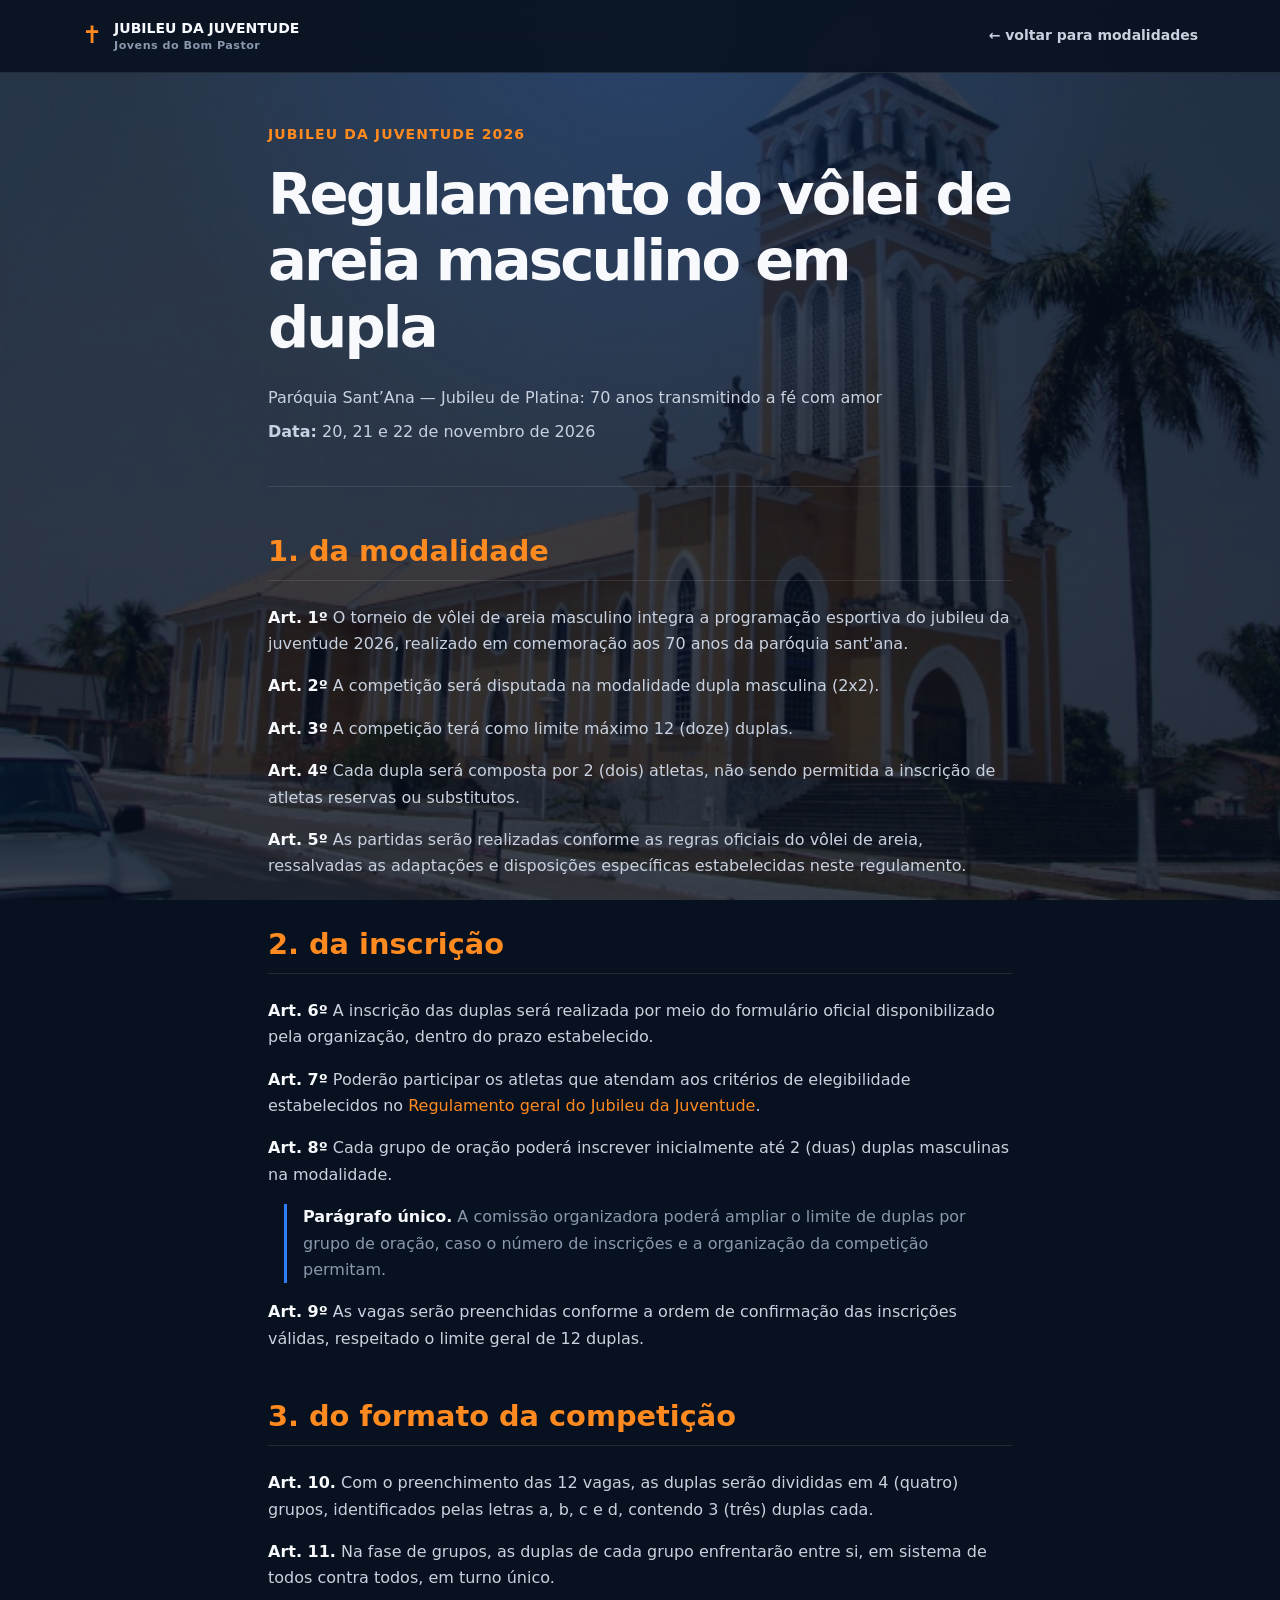
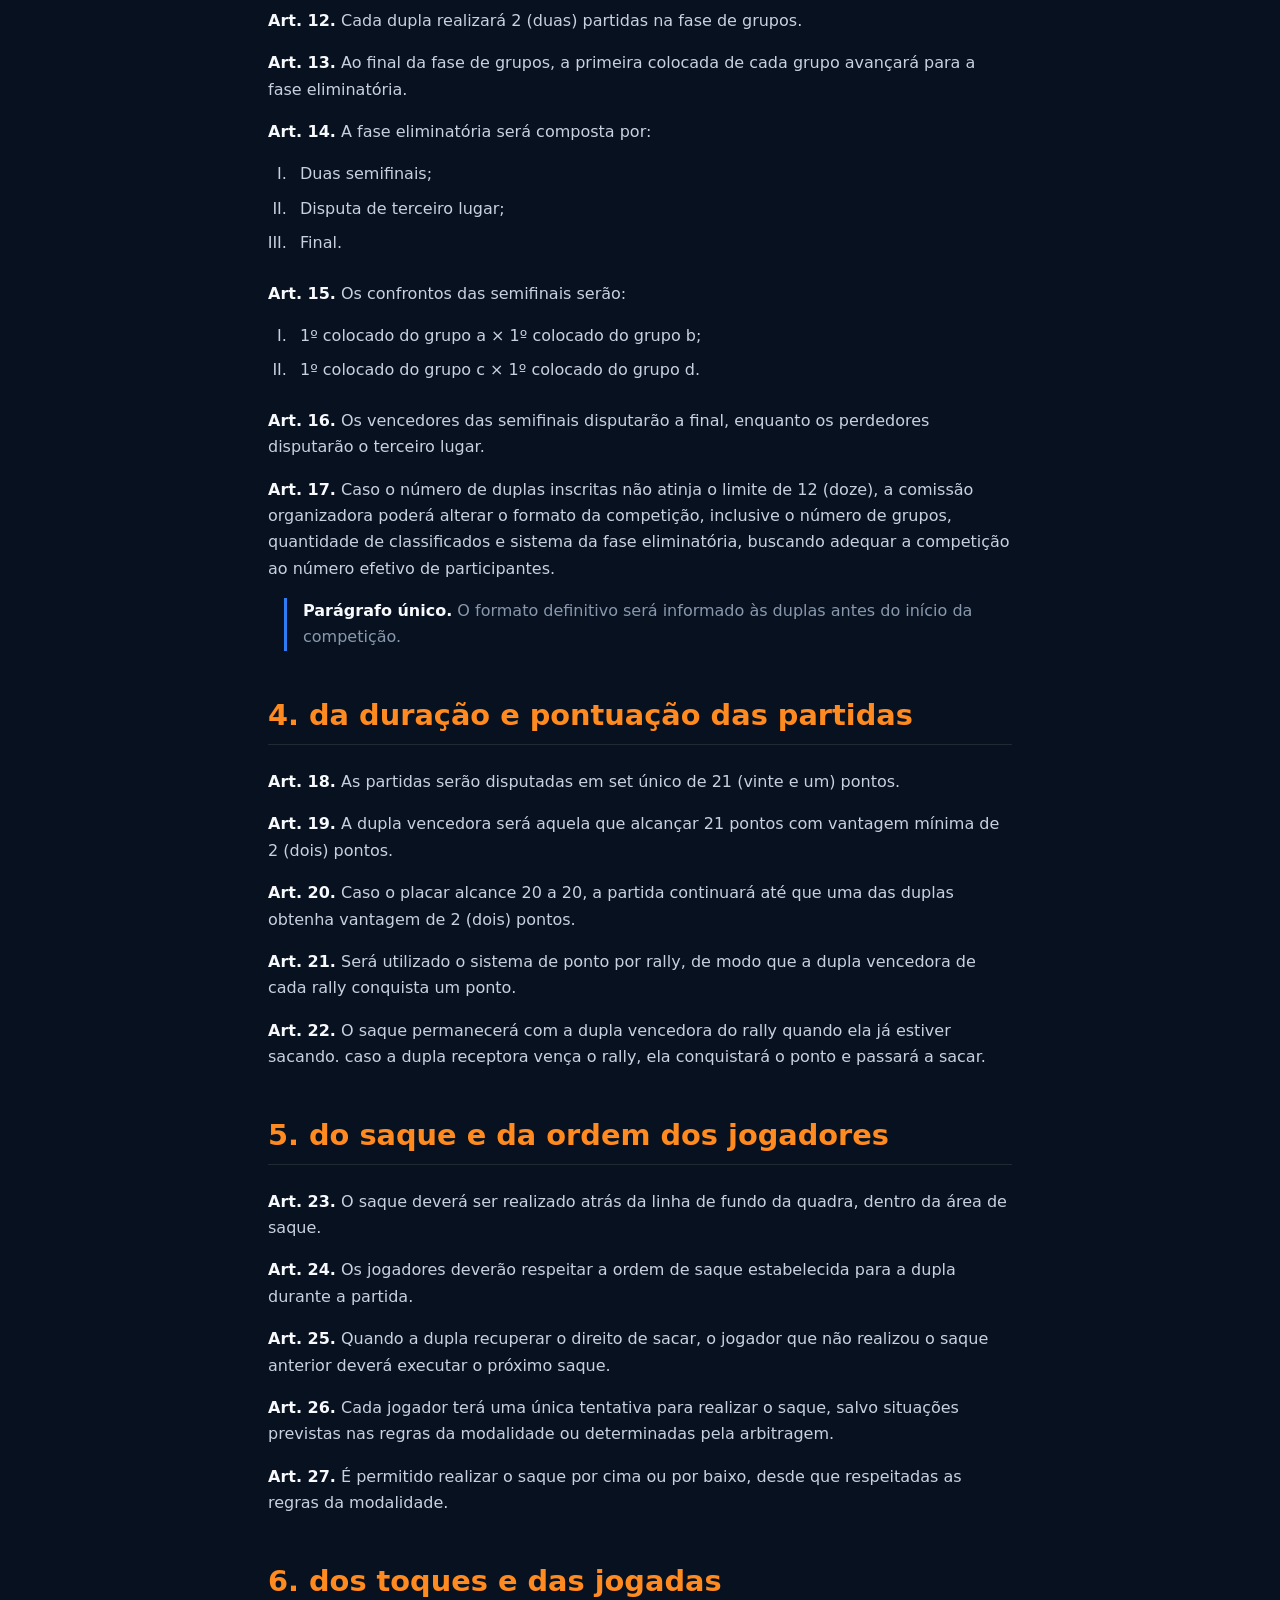
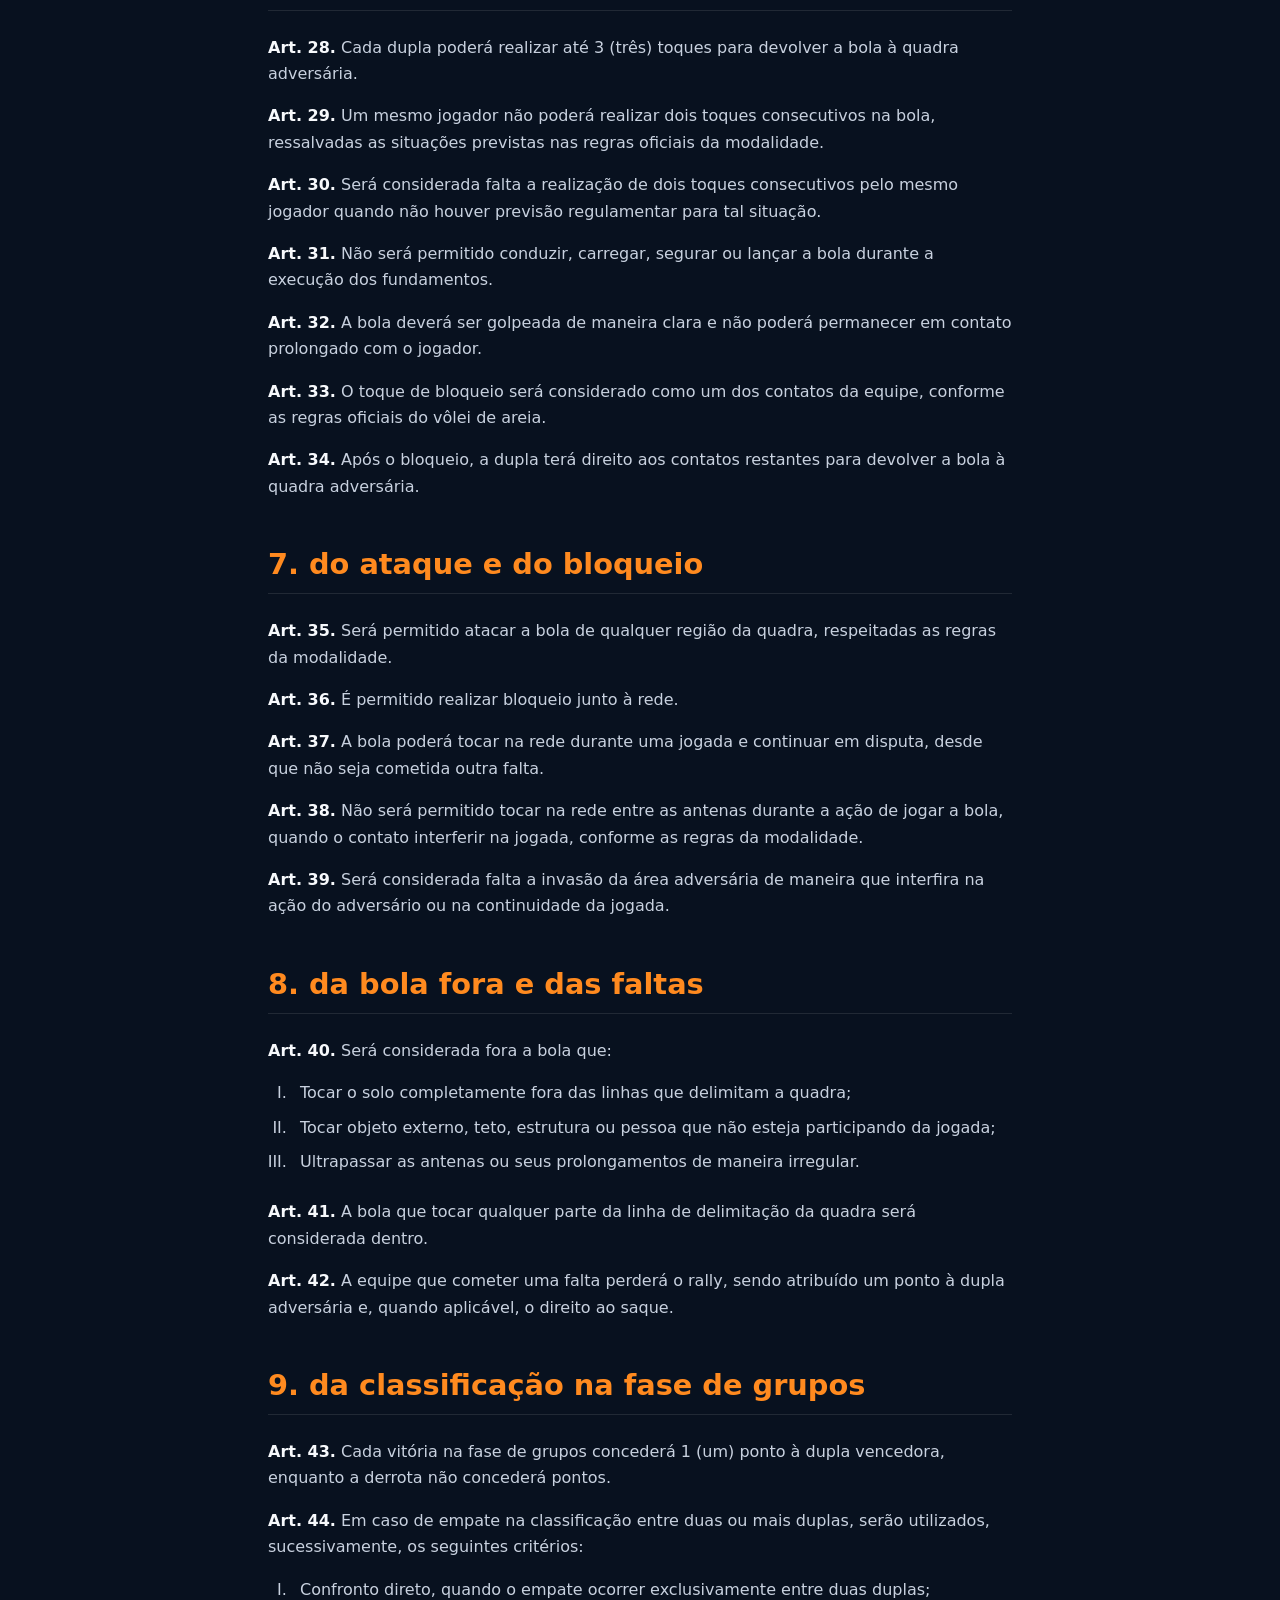
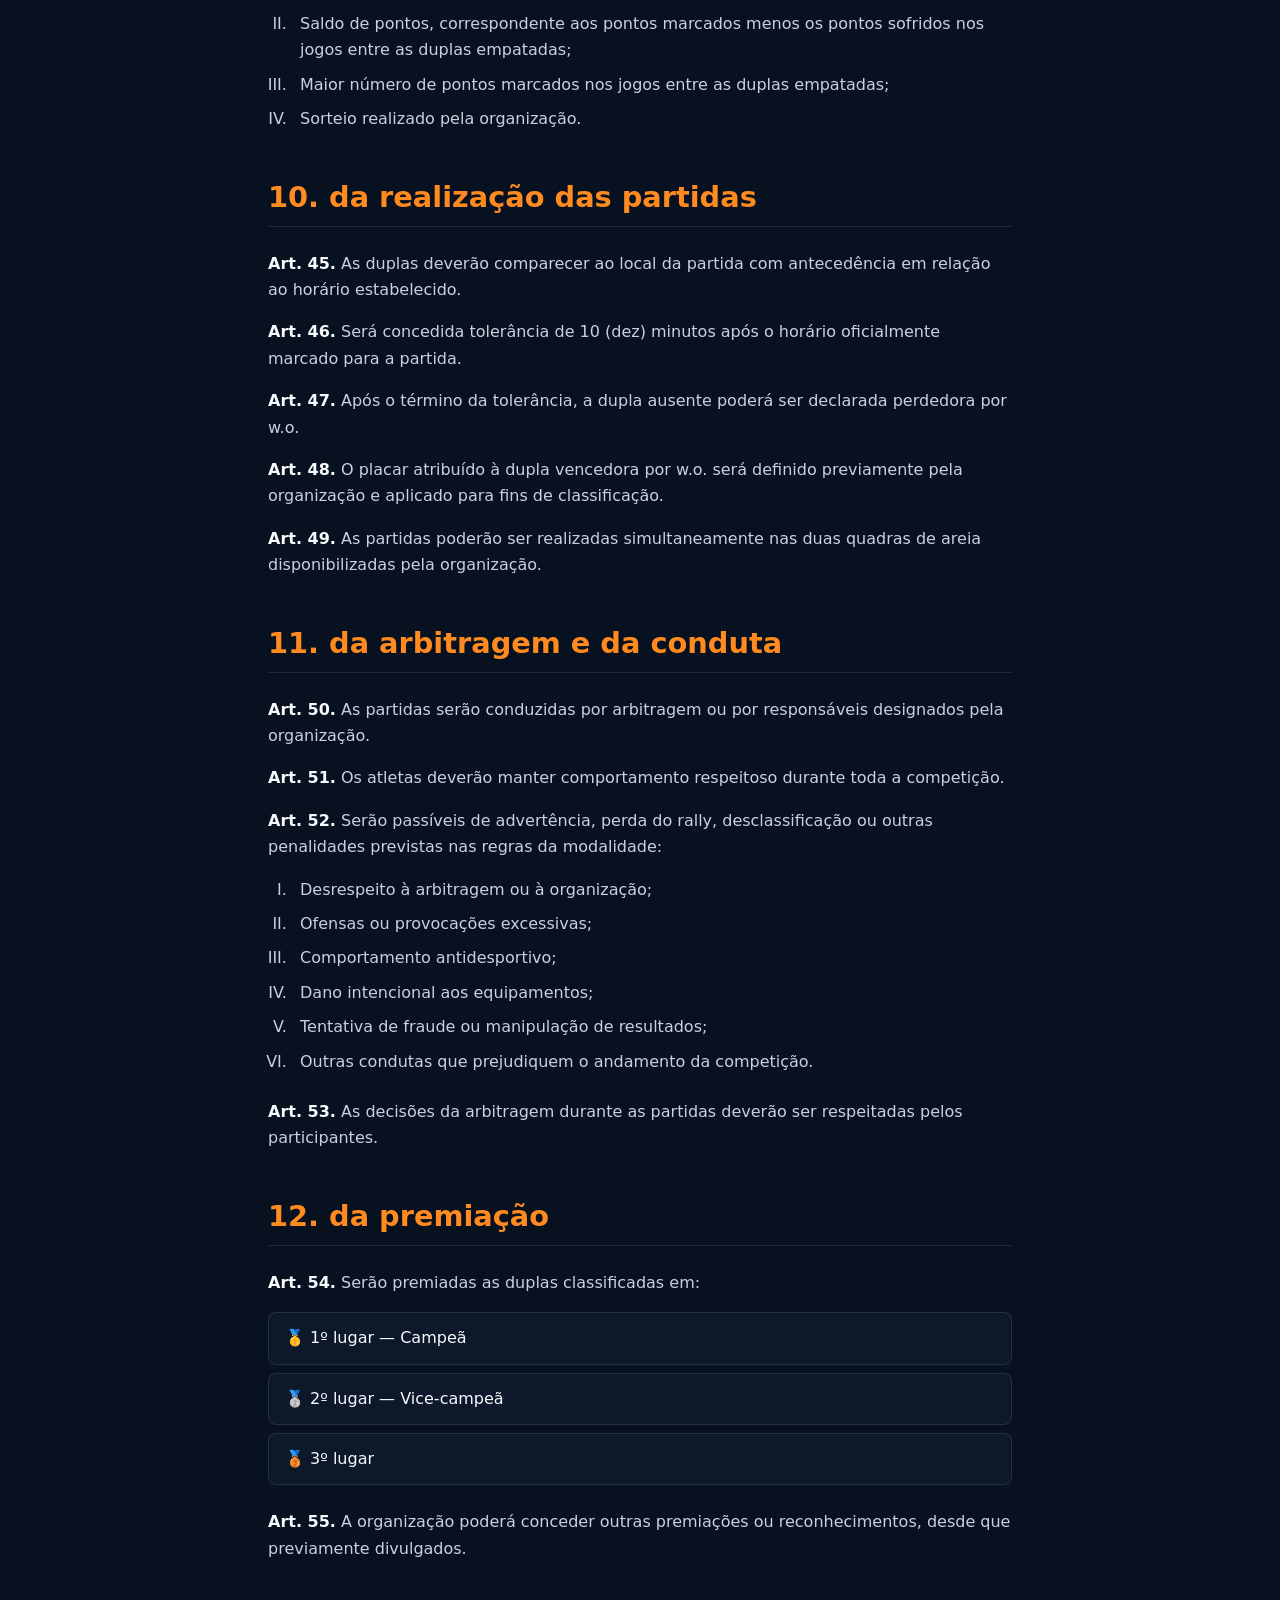
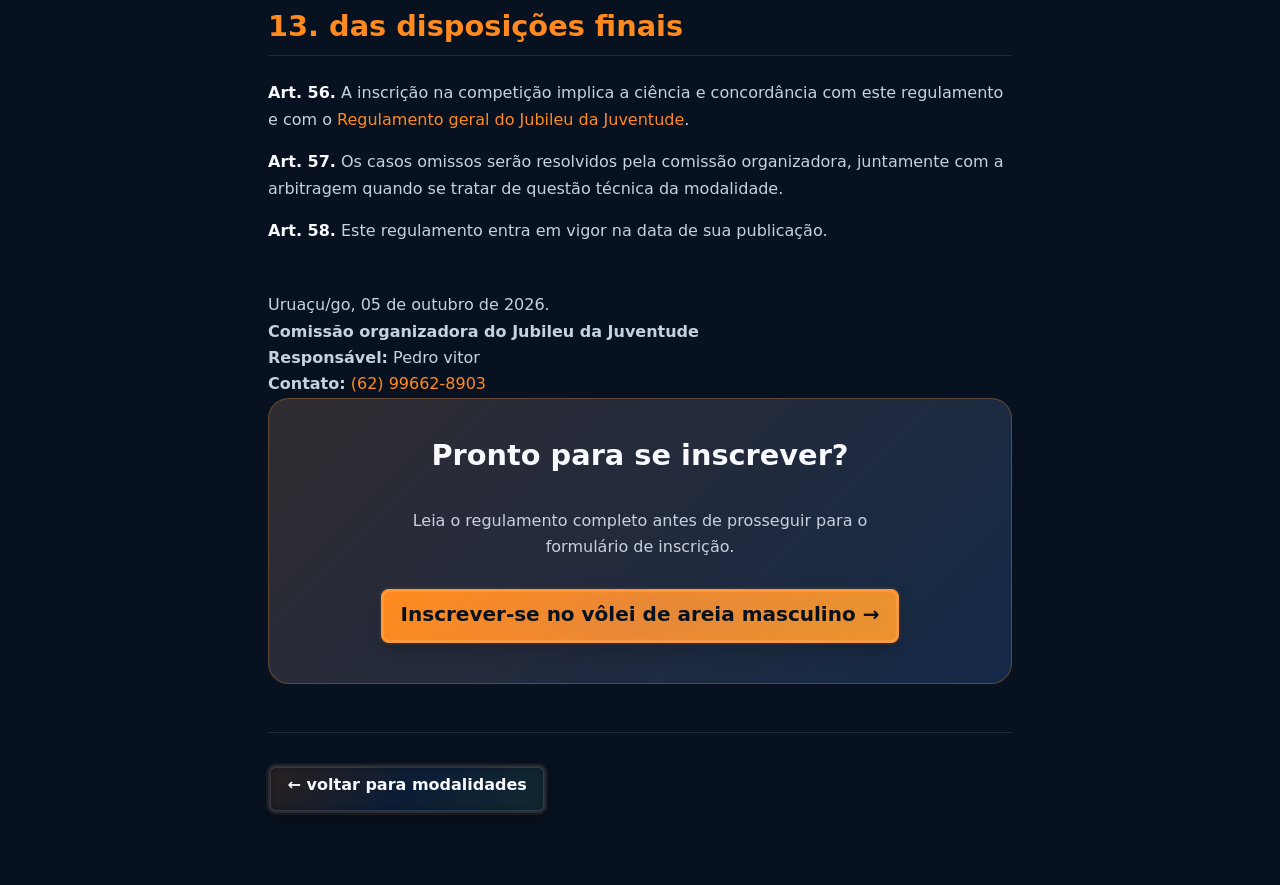
<file: jubileu-juventude/regulamentos/volei-masculino.html>
<!DOCTYPE html>
<html lang="pt-BR" data-bs-theme="dark">
    <head>
        <meta charset="utf-8" />
        <meta name="viewport" content="width=device-width, initial-scale=1" />
        <meta name="theme-color" content="#0c1324" />
        <title>Vôlei de areia masculino em dupla | Jubileu da Juventude 2026</title>
        <meta name="description"
              content="Regulamento do Vôlei de areia Masculino em Dupla do Jubileu da Juventude 2026." />
        <link rel="icon" href="../images/favicon.svg" />
        <link href="https://cdn.jsdelivr.net/npm/bootstrap@5.3.3/dist/css/bootstrap.min.css"
              rel="stylesheet" />
        <link rel="stylesheet" href="../css/style.css" />
        <script src="../js/script.js" *defer*></script>
    </head>
    <body>
        <header>
            <nav class="container" aria-label="Navegação principal">
                <a class="brand" href="../index.html">
                    <span aria-hidden="true">✝</span>
                    <span>
                        Jubileu da Juventude
                        <small>Jovens do Bom Pastor</small>
                    </span>
                </a>
                <a href="../index.html#modalidades">← voltar para modalidades</a>
            </nav>
        </header>
        <main class="container regulation">
            <header class="regulation-header">
                <span class="eyebrow">Jubileu da Juventude 2026</span>
                <h1>Regulamento do vôlei de areia masculino em dupla</h1>
                <p>
                    Paróquia Sant’Ana — Jubileu de Platina:
                    70 anos transmitindo a fé com amor
                </p>
                <p>
                    <strong>Data:</strong>
                    20, 21 e 22 de novembro de 2026
                </p>
            </header>
            <section>
                <h2>1. da modalidade</h2>
                <p>
                    <strong>Art. 1º</strong>
                    O torneio de vôlei de areia masculino integra a programação esportiva do jubileu da
                    juventude 2026, realizado em comemoração aos 70 anos da paróquia sant'ana.
                </p>
                <p>
                    <strong>Art. 2º</strong>
                    A competição será disputada na modalidade dupla masculina (2x2).
                </p>
                <p>
                    <strong>Art. 3º</strong>
                    A competição terá como limite máximo 12 (doze) duplas.
                </p>
                <p>
                    <strong>Art. 4º</strong>
                    Cada dupla será composta por 2 (dois) atletas, não sendo permitida a inscrição de
                    atletas reservas ou substitutos.
                </p>
                <p>
                    <strong>Art. 5º</strong>
                    As partidas serão realizadas conforme as regras oficiais do vôlei de areia, ressalvadas
                    as adaptações e disposições específicas estabelecidas neste regulamento.
                </p>
            </section>
            <section>
                <h2>2. da inscrição</h2>
                <p>
                    <strong>Art. 6º</strong>
                    A inscrição das duplas será realizada por meio do formulário oficial disponibilizado
                    pela organização, dentro do prazo estabelecido.
                </p>
                <p>
                    <strong>Art. 7º</strong>
                    Poderão participar os atletas que atendam aos critérios de elegibilidade estabelecidos
                    no <a href="geral.html">Regulamento geral do Jubileu da Juventude</a>.
                </p>
                <p>
                    <strong>Art. 8º</strong>
                    Cada grupo de oração poderá inscrever inicialmente até 2 (duas) duplas masculinas na
                    modalidade.
                </p>
                <p class="paragraph">
                    <strong>Parágrafo único.</strong>
                    A comissão organizadora poderá ampliar o limite de duplas por grupo de oração, caso o
                    número de inscrições e a organização da competição permitam.
                </p>
                <p>
                    <strong>Art. 9º</strong>
                    As vagas serão preenchidas conforme a ordem de confirmação das inscrições válidas,
                    respeitado o limite geral de 12 duplas.
                </p>
            </section>
            <section>
                <h2>3. do formato da competição</h2>
                <p>
                    <strong>Art. 10.</strong>
                    Com o preenchimento das 12 vagas, as duplas serão divididas em 4 (quatro) grupos,
                    identificados pelas letras a, b, c e d, contendo 3 (três) duplas cada.
                </p>
                <p>
                    <strong>Art. 11.</strong>
                    Na fase de grupos, as duplas de cada grupo enfrentarão entre si, em sistema de todos
                    contra todos, em turno único.
                </p>
                <p>
                    <strong>Art. 12.</strong>
                    Cada dupla realizará 2 (duas) partidas na fase de grupos.
                </p>
                <p>
                    <strong>Art. 13.</strong>
                    Ao final da fase de grupos, a primeira colocada de cada grupo avançará para a fase
                    eliminatória.
                </p>
                <p>
                    <strong>Art. 14.</strong>
                    A fase eliminatória será composta por:
                </p>
                <ol class="regulation-list">
                    <li>Duas semifinais;</li>
                    <li>Disputa de terceiro lugar;</li>
                    <li>Final.</li>
                </ol>
                <p>
                    <strong>Art. 15.</strong>
                    Os confrontos das semifinais serão:
                </p>
                <ol class="regulation-list">
                    <li>1º colocado do grupo a × 1º colocado do grupo b;</li>
                    <li>1º colocado do grupo c × 1º colocado do grupo d.</li>
                </ol>
                <p>
                    <strong>Art. 16.</strong>
                    Os vencedores das semifinais disputarão a final, enquanto os perdedores disputarão o
                    terceiro lugar.
                </p>
                <p>
                    <strong>Art. 17.</strong>
                    Caso o número de duplas inscritas não atinja o limite de 12 (doze), a comissão
                    organizadora poderá alterar o formato da competição, inclusive o número de grupos,
                    quantidade de classificados e sistema da fase eliminatória, buscando adequar a
                    competição ao número efetivo de participantes.
                </p>
                <p class="paragraph">
                    <strong>Parágrafo único.</strong>
                    O formato definitivo será informado às duplas antes do início da competição.
                </p>
            </section>
            <section>
                <h2>4. da duração e pontuação das partidas</h2>
                <p>
                    <strong>Art. 18.</strong>
                    As partidas serão disputadas em set único de 21 (vinte e um) pontos.
                </p>
                <p>
                    <strong>Art. 19.</strong>
                    A dupla vencedora será aquela que alcançar 21 pontos com vantagem mínima de 2 (dois)
                    pontos.
                </p>
                <p>
                    <strong>Art. 20.</strong>
                    Caso o placar alcance 20 a 20, a partida continuará até que uma das duplas obtenha
                    vantagem de 2 (dois) pontos.
                </p>
                <p>
                    <strong>Art. 21.</strong>
                    Será utilizado o sistema de ponto por rally, de modo que a dupla vencedora de cada rally
                    conquista um ponto.
                </p>
                <p>
                    <strong>Art. 22.</strong>
                    O saque permanecerá com a dupla vencedora do rally quando ela já estiver sacando. caso a
                    dupla receptora vença o rally, ela conquistará o ponto e passará a sacar.
                </p>
            </section>
            <section>
                <h2>5. do saque e da ordem dos jogadores</h2>
                <p>
                    <strong>Art. 23.</strong>
                    O saque deverá ser realizado atrás da linha de fundo da quadra, dentro da área de saque.
                </p>
                <p>
                    <strong>Art. 24.</strong>
                    Os jogadores deverão respeitar a ordem de saque estabelecida para a dupla durante a
                    partida.
                </p>
                <p>
                    <strong>Art. 25.</strong>
                    Quando a dupla recuperar o direito de sacar, o jogador que não realizou o saque anterior
                    deverá executar o próximo saque.
                </p>
                <p>
                    <strong>Art. 26.</strong>
                    Cada jogador terá uma única tentativa para realizar o saque, salvo situações previstas
                    nas regras da modalidade ou determinadas pela arbitragem.
                </p>
                <p>
                    <strong>Art. 27.</strong>
                    É permitido realizar o saque por cima ou por baixo, desde que respeitadas as regras da
                    modalidade.
                </p>
            </section>
            <section>
                <h2>6. dos toques e das jogadas</h2>
                <p>
                    <strong>Art. 28.</strong>
                    Cada dupla poderá realizar até 3 (três) toques para devolver a bola à quadra adversária.
                </p>
                <p>
                    <strong>Art. 29.</strong>
                    Um mesmo jogador não poderá realizar dois toques consecutivos na bola, ressalvadas as
                    situações previstas nas regras oficiais da modalidade.
                </p>
                <p>
                    <strong>Art. 30.</strong>
                    Será considerada falta a realização de dois toques consecutivos pelo mesmo jogador
                    quando não houver previsão regulamentar para tal situação.
                </p>
                <p>
                    <strong>Art. 31.</strong>
                    Não será permitido conduzir, carregar, segurar ou lançar a bola durante a execução dos
                    fundamentos.
                </p>
                <p>
                    <strong>Art. 32.</strong>
                    A bola deverá ser golpeada de maneira clara e não poderá permanecer em contato
                    prolongado com o jogador.
                </p>
                <p>
                    <strong>Art. 33.</strong>
                    O toque de bloqueio será considerado como um dos contatos da equipe, conforme as regras
                    oficiais do vôlei de areia.
                </p>
                <p>
                    <strong>Art. 34.</strong>
                    Após o bloqueio, a dupla terá direito aos contatos restantes para devolver a bola à
                    quadra adversária.
                </p>
            </section>
            <section>
                <h2>7. do ataque e do bloqueio</h2>
                <p>
                    <strong>Art. 35.</strong>
                    Será permitido atacar a bola de qualquer região da quadra, respeitadas as regras da
                    modalidade.
                </p>
                <p>
                    <strong>Art. 36.</strong>
                    É permitido realizar bloqueio junto à rede.
                </p>
                <p>
                    <strong>Art. 37.</strong>
                    A bola poderá tocar na rede durante uma jogada e continuar em disputa, desde que não
                    seja cometida outra falta.
                </p>
                <p>
                    <strong>Art. 38.</strong>
                    Não será permitido tocar na rede entre as antenas durante a ação de jogar a bola, quando
                    o contato interferir na jogada, conforme as regras da modalidade.
                </p>
                <p>
                    <strong>Art. 39.</strong>
                    Será considerada falta a invasão da área adversária de maneira que interfira na ação do
                    adversário ou na continuidade da jogada.
                </p>
            </section>
            <section>
                <h2>8. da bola fora e das faltas</h2>
                <p>
                    <strong>Art. 40.</strong>
                    Será considerada fora a bola que:
                </p>
                <ol class="regulation-list">
                    <li>Tocar o solo completamente fora das linhas que delimitam a quadra;</li>
                    <li>Tocar objeto externo, teto, estrutura ou pessoa que não esteja participando da jogada;</li>
                    <li>Ultrapassar as antenas ou seus prolongamentos de maneira irregular.</li>
                </ol>
                <p>
                    <strong>Art. 41.</strong>
                    A bola que tocar qualquer parte da linha de delimitação da quadra será considerada
                    dentro.
                </p>
                <p>
                    <strong>Art. 42.</strong>
                    A equipe que cometer uma falta perderá o rally, sendo atribuído um ponto à dupla
                    adversária e, quando aplicável, o direito ao saque.
                </p>
            </section>
            <section>
                <h2>9. da classificação na fase de grupos</h2>
                <p>
                    <strong>Art. 43.</strong>
                    Cada vitória na fase de grupos concederá 1 (um) ponto à dupla vencedora, enquanto a
                    derrota não concederá pontos.
                </p>
                <p>
                    <strong>Art. 44.</strong>
                    Em caso de empate na classificação entre duas ou mais duplas, serão utilizados,
                    sucessivamente, os seguintes critérios:
                </p>
                <ol class="regulation-list">
                    <li>Confronto direto, quando o empate ocorrer exclusivamente entre duas duplas;</li>
                    <li>Saldo de pontos, correspondente aos pontos marcados menos os pontos sofridos nos jogos entre as duplas empatadas;</li>
                    <li>Maior número de pontos marcados nos jogos entre as duplas empatadas;</li>
                    <li>Sorteio realizado pela organização.</li>
                </ol>
            </section>
            <section>
                <h2>10. da realização das partidas</h2>
                <p>
                    <strong>Art. 45.</strong>
                    As duplas deverão comparecer ao local da partida com antecedência em relação ao horário
                    estabelecido.
                </p>
                <p>
                    <strong>Art. 46.</strong>
                    Será concedida tolerância de 10 (dez) minutos após o horário oficialmente marcado para a
                    partida.
                </p>
                <p>
                    <strong>Art. 47.</strong>
                    Após o término da tolerância, a dupla ausente poderá ser declarada perdedora por w.o.
                </p>
                <p>
                    <strong>Art. 48.</strong>
                    O placar atribuído à dupla vencedora por w.o. será definido previamente pela organização
                    e aplicado para fins de classificação.
                </p>
                <p>
                    <strong>Art. 49.</strong>
                    As partidas poderão ser realizadas simultaneamente nas duas quadras de areia
                    disponibilizadas pela organização.
                </p>
            </section>
            <section>
                <h2>11. da arbitragem e da conduta</h2>
                <p>
                    <strong>Art. 50.</strong>
                    As partidas serão conduzidas por arbitragem ou por responsáveis designados pela
                    organização.
                </p>
                <p>
                    <strong>Art. 51.</strong>
                    Os atletas deverão manter comportamento respeitoso durante toda a competição.
                </p>
                <p>
                    <strong>Art. 52.</strong>
                    Serão passíveis de advertência, perda do rally, desclassificação ou outras penalidades
                    previstas nas regras da modalidade:
                </p>
                <ol class="regulation-list">
                    <li>Desrespeito à arbitragem ou à organização;</li>
                    <li>Ofensas ou provocações excessivas;</li>
                    <li>Comportamento antidesportivo;</li>
                    <li>Dano intencional aos equipamentos;</li>
                    <li>Tentativa de fraude ou manipulação de resultados;</li>
                    <li>Outras condutas que prejudiquem o andamento da competição.</li>
                </ol>
                <p>
                    <strong>Art. 53.</strong>
                    As decisões da arbitragem durante as partidas deverão ser respeitadas pelos
                    participantes.
                </p>
            </section>
            <section>
                <h2>12. da premiação</h2>
                <p>
                    <strong>Art. 54.</strong>
                    Serão premiadas as duplas classificadas em:
                </p>
                <ul class="awards">
                    <li>🥇 1º lugar — Campeã</li>
                    <li>🥈 2º lugar — Vice-campeã</li>
                    <li>🥉 3º lugar</li>
                </ul>
                <p>
                    <strong>Art. 55.</strong>
                    A organização poderá conceder outras premiações ou reconhecimentos, desde que
                    previamente divulgados.
                </p>
            </section>
            <section>
                <h2>13. das disposições finais</h2>
                <p>
                    <strong>Art. 56.</strong>
                    A inscrição na competição implica a ciência e concordância com este regulamento e com o
                    <a href="geral.html">Regulamento geral do Jubileu da Juventude</a>.
                </p>
                <p>
                    <strong>Art. 57.</strong>
                    Os casos omissos serão resolvidos pela comissão organizadora, juntamente com a
                    arbitragem quando se tratar de questão técnica da modalidade.
                </p>
                <p>
                    <strong>Art. 58.</strong>
                    Este regulamento entra em vigor na data de sua publicação.
                </p>
            </section>
            <p>Uruaçu/go, 05 de outubro de 2026.</p>
            <p><strong>Comissão organizadora do Jubileu da Juventude</strong></p>
            <p><strong>Responsável:</strong> Pedro vitor</p>
            <p><strong>Contato:</strong> <a href="tel:+5562996628903">(62) 99662-8903</a></p>
            <section class="regulation-action">
                <h2>Pronto para se inscrever?</h2>
                <p>
                    Leia o regulamento completo antes de prosseguir
                    para o formulário de inscrição.
                </p>
                <a class="btn btn-warning btn-lg fw-bold"
                   href="https://forms.gle/6kX8N8xzNfJK9Zx78"
                   target="_blank"
                   rel="noopener noreferrer">Inscrever-se no vôlei de areia masculino →</a>
            </section>
            <footer class="regulation-footer">
                <a class="btn btn-outline-light" href="../index.html#modalidades">← voltar para modalidades</a>
            </footer>
        </main>
    </body>
</html>
</file>
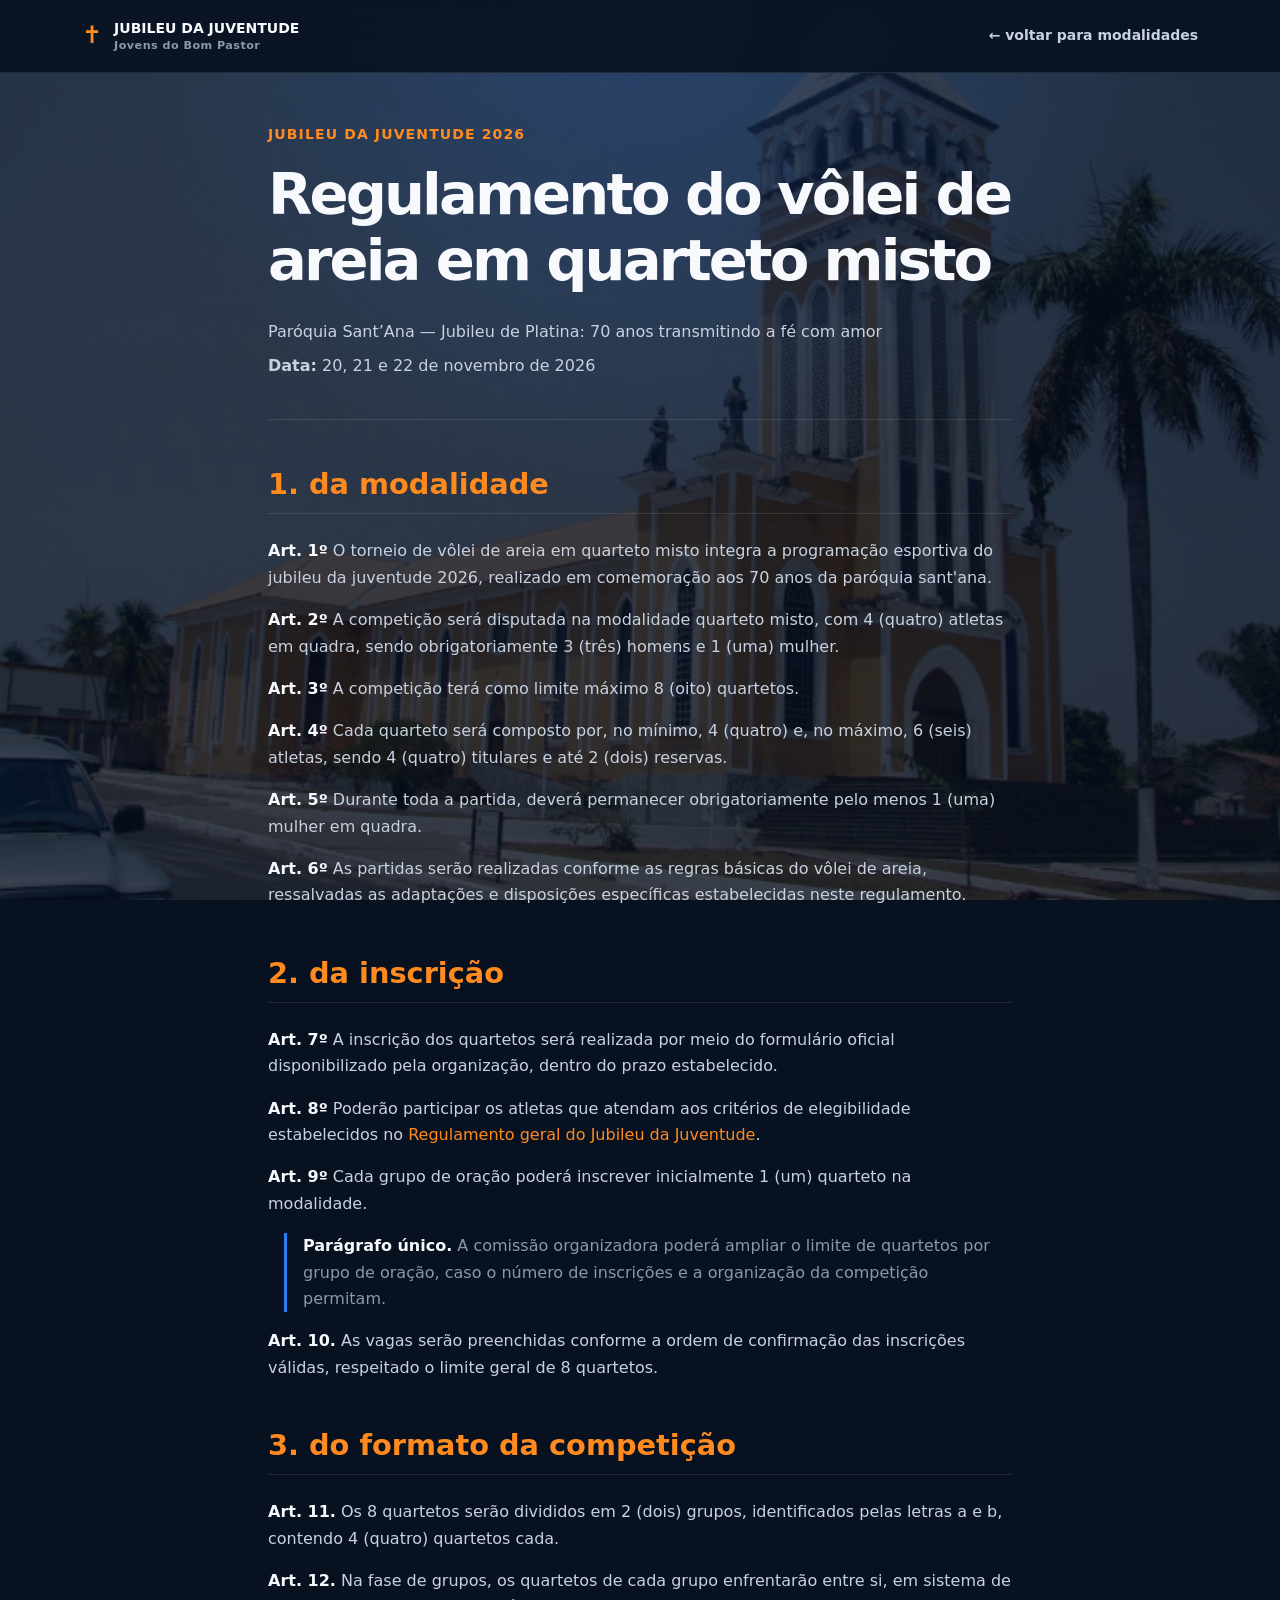
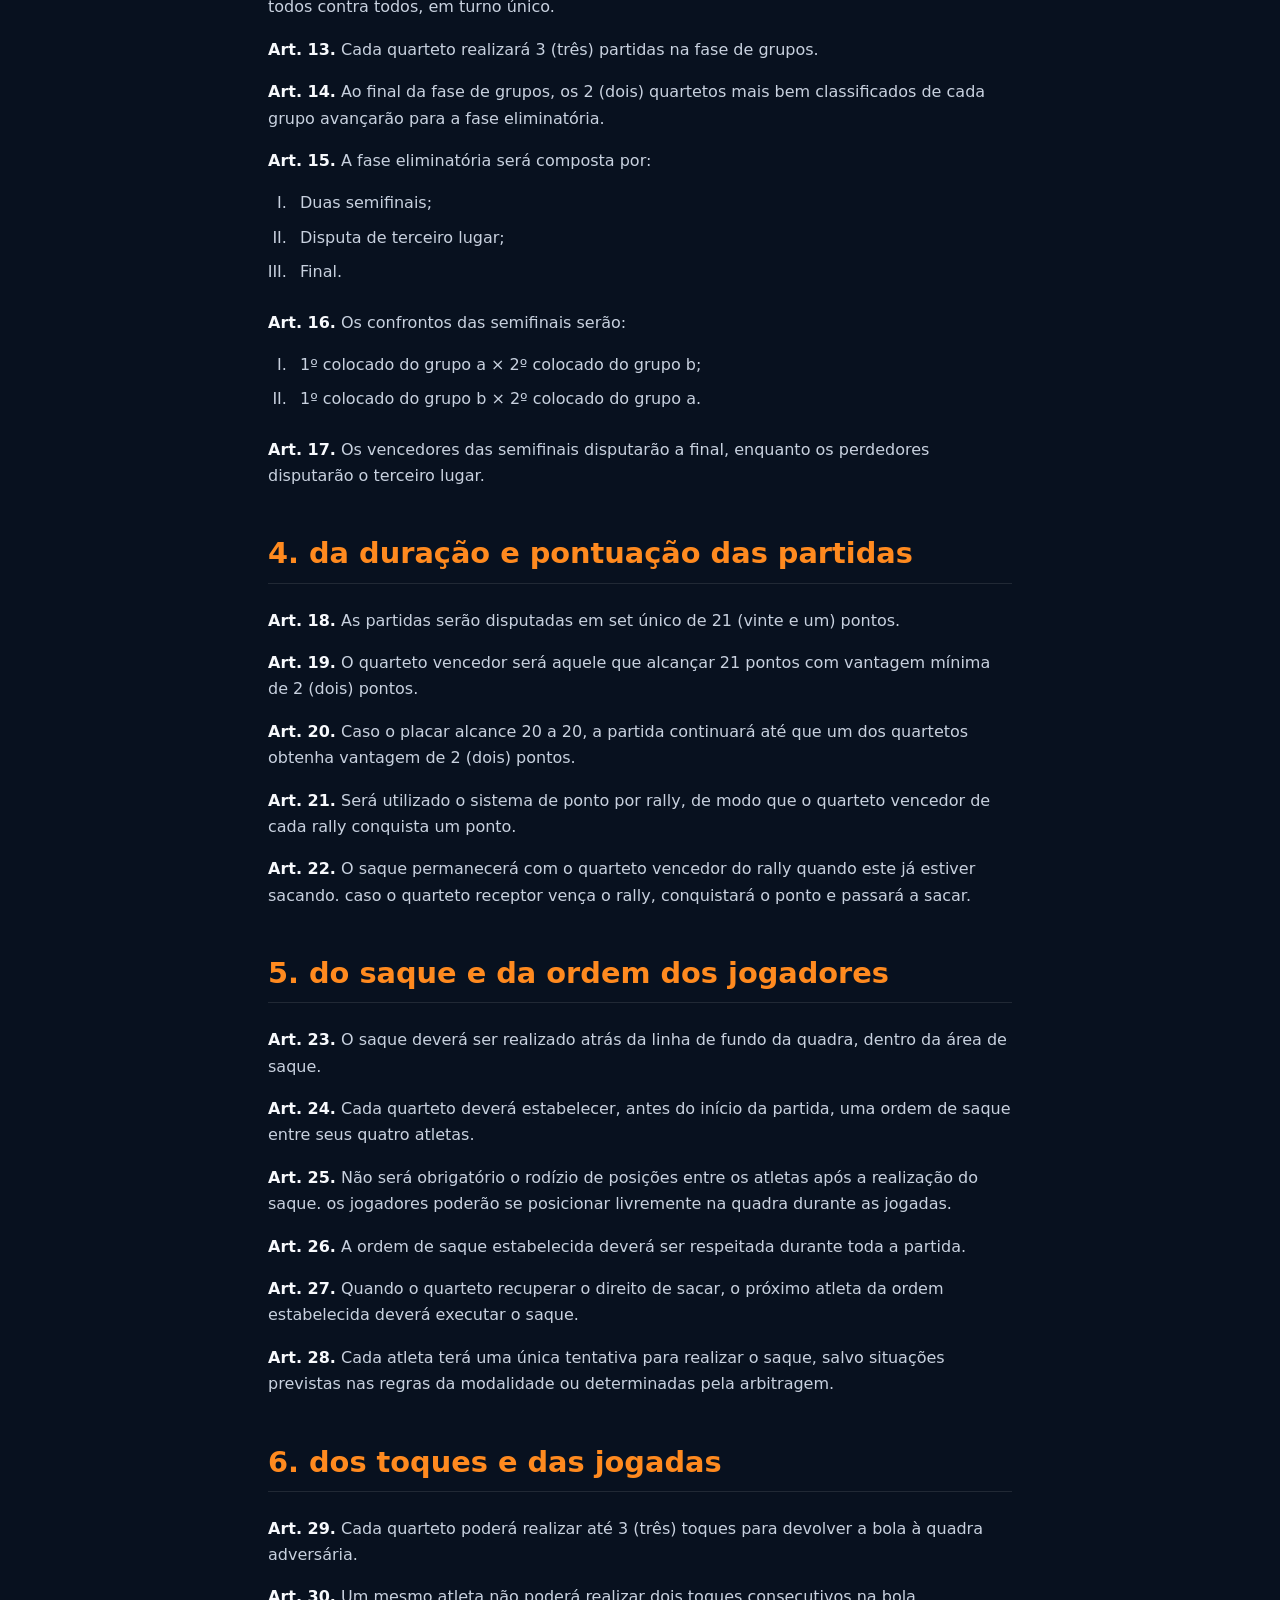
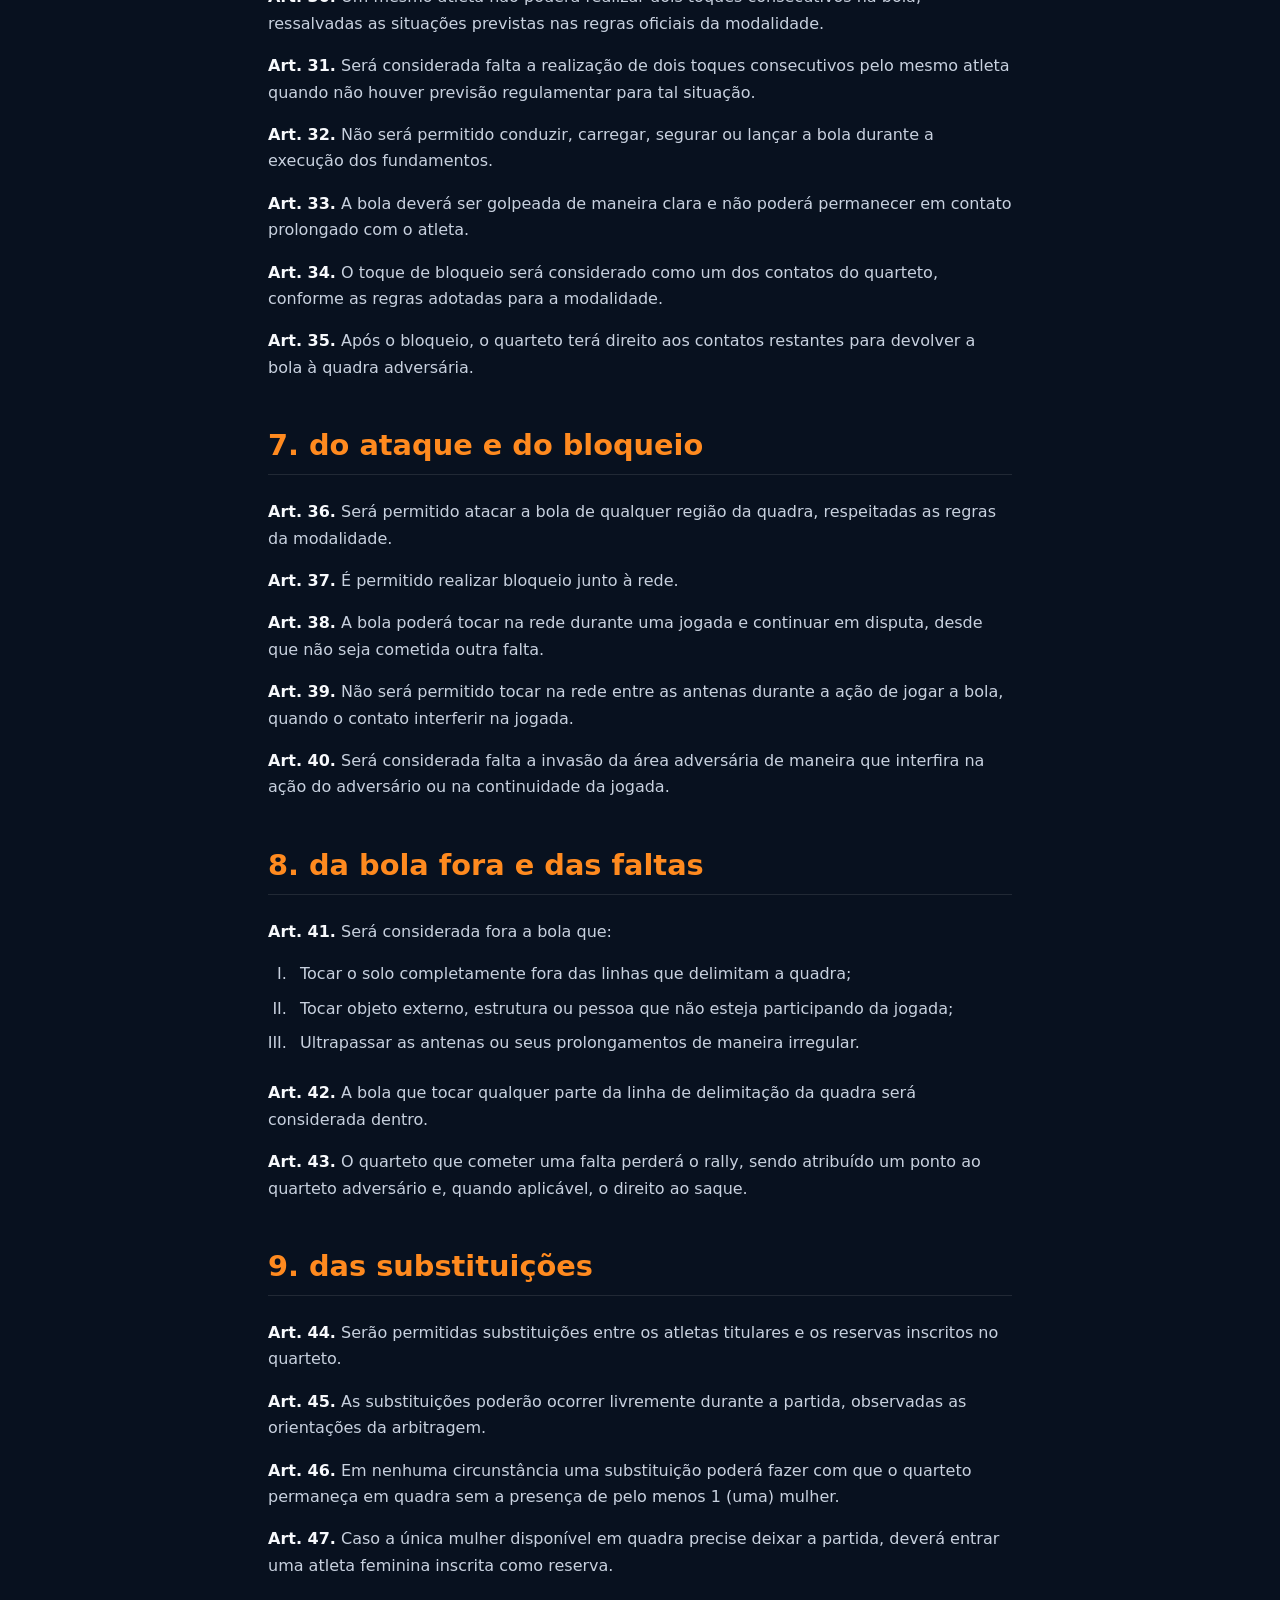
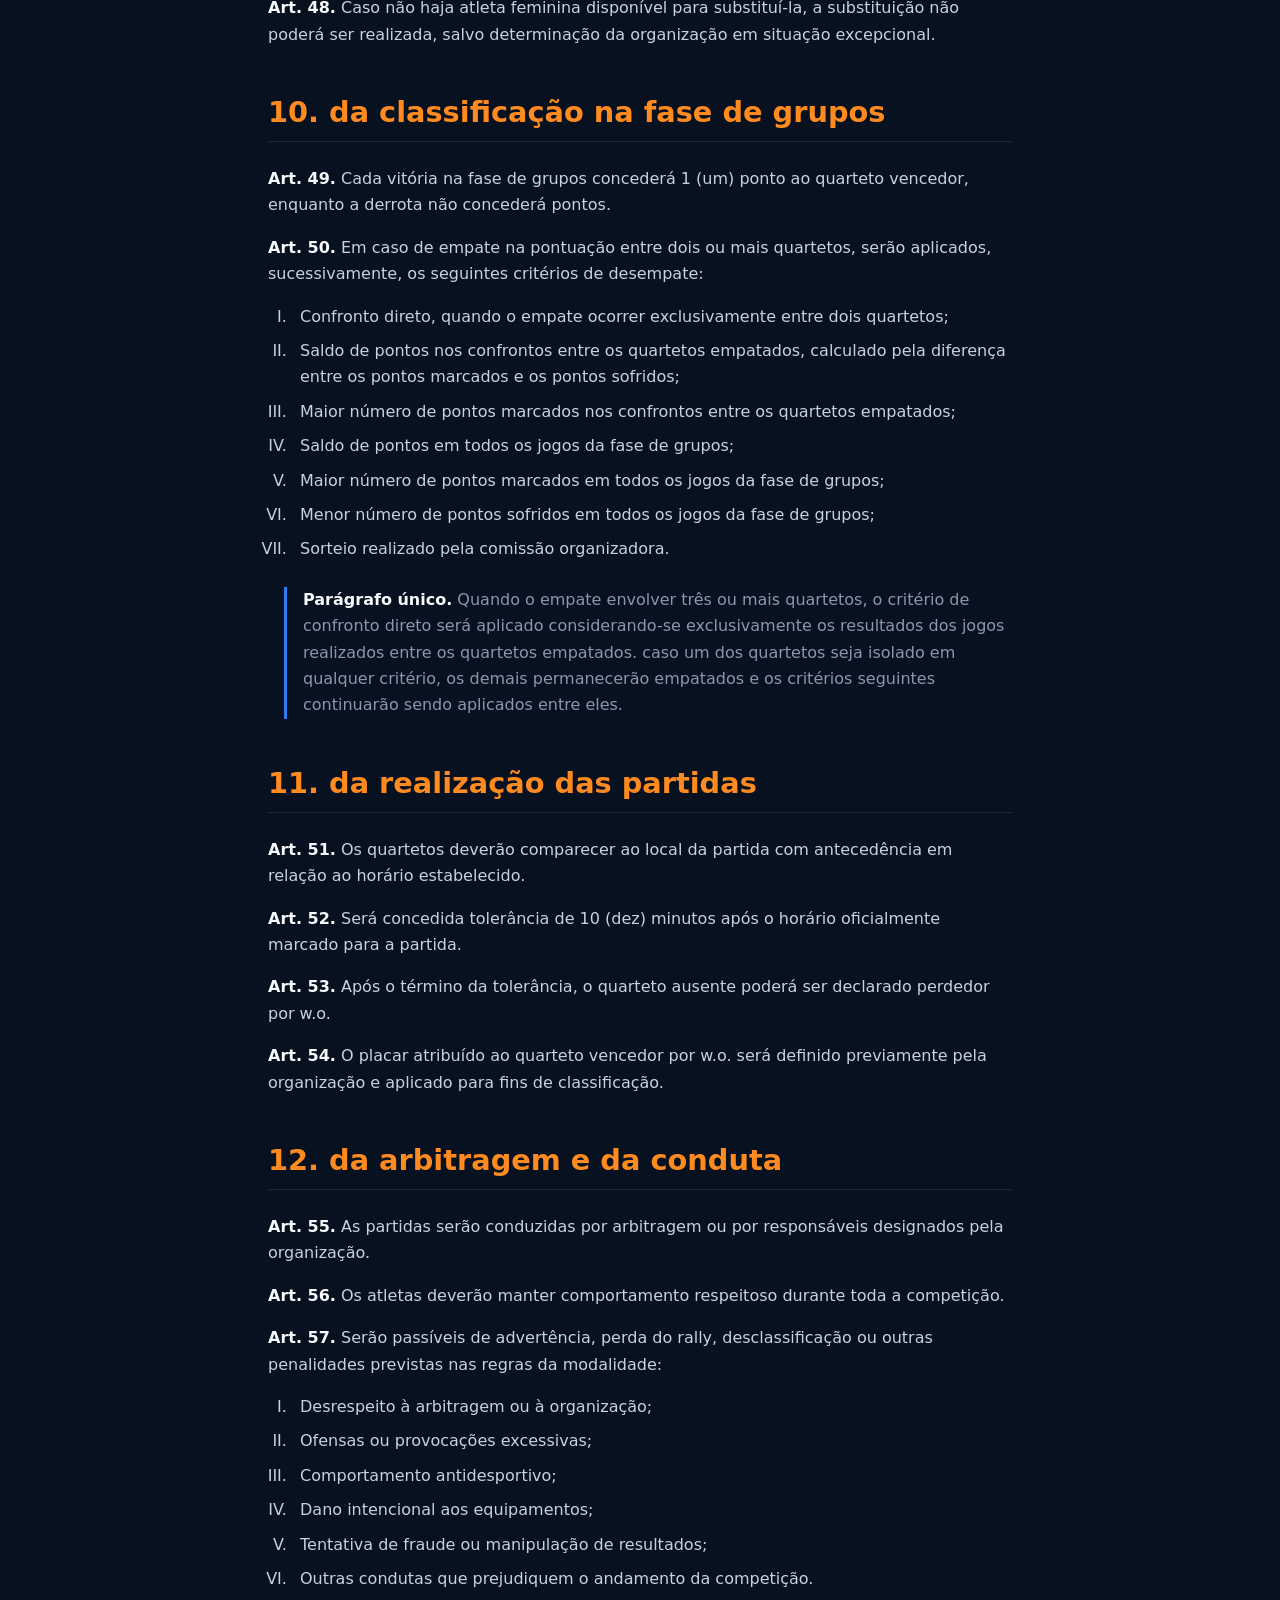
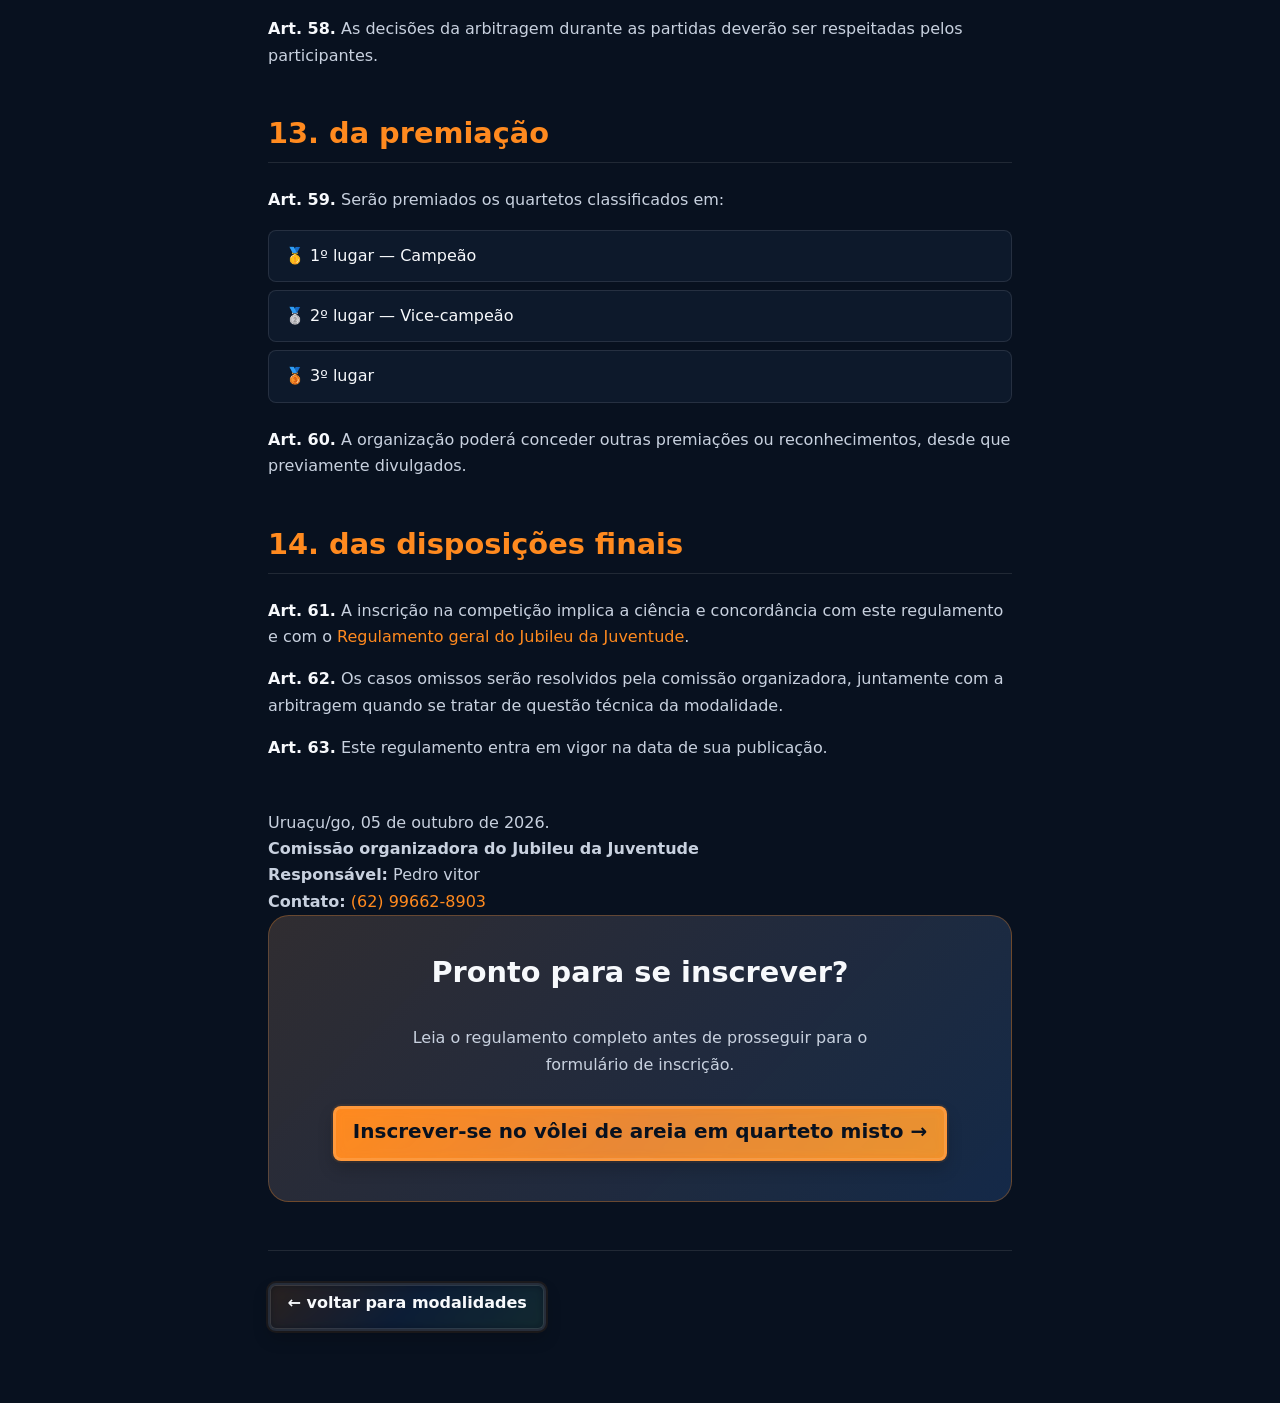
<file: jubileu-juventude/regulamentos/volei-quarteto-misto.html>
<!DOCTYPE html>
<html lang="pt-BR" data-bs-theme="dark">
    <head>
        <meta charset="utf-8" />
        <meta name="viewport" content="width=device-width, initial-scale=1" />
        <meta name="theme-color" content="#0c1324" />
        <title>Vôlei de areia em quarteto misto | Jubileu da Juventude 2026</title>
        <meta name="description"
              content="Regulamento do Vôlei de areia em Quarteto Misto do Jubileu da Juventude 2026." />
        <link rel="icon" href="../images/favicon.svg" />
        <link href="https://cdn.jsdelivr.net/npm/bootstrap@5.3.3/dist/css/bootstrap.min.css"
              rel="stylesheet" />
        <link rel="stylesheet" href="../css/style.css" />
        <script src="../js/script.js" *defer*></script>
    </head>
    <body>
        <header>
            <nav class="container" aria-label="Navegação principal">
                <a class="brand" href="../index.html">
                    <span aria-hidden="true">✝</span>
                    <span>
                        Jubileu da Juventude
                        <small>Jovens do Bom Pastor</small>
                    </span>
                </a>
                <a href="../index.html#modalidades">← voltar para modalidades</a>
            </nav>
        </header>
        <main class="container regulation">
            <header class="regulation-header">
                <span class="eyebrow">Jubileu da Juventude 2026</span>
                <h1>Regulamento do vôlei de areia em quarteto misto</h1>
                <p>
                    Paróquia Sant’Ana — Jubileu de Platina:
                    70 anos transmitindo a fé com amor
                </p>
                <p>
                    <strong>Data:</strong>
                    20, 21 e 22 de novembro de 2026
                </p>
            </header>
            <section>
                <h2>1. da modalidade</h2>
                <p>
                    <strong>Art. 1º</strong>
                    O torneio de vôlei de areia em quarteto misto integra a programação esportiva do jubileu
                    da juventude 2026, realizado em comemoração aos 70 anos da paróquia sant'ana.
                </p>
                <p>
                    <strong>Art. 2º</strong>
                    A competição será disputada na modalidade quarteto misto, com 4 (quatro) atletas em
                    quadra, sendo obrigatoriamente 3 (três) homens e 1 (uma) mulher.
                </p>
                <p>
                    <strong>Art. 3º</strong>
                    A competição terá como limite máximo 8 (oito) quartetos.
                </p>
                <p>
                    <strong>Art. 4º</strong>
                    Cada quarteto será composto por, no mínimo, 4 (quatro) e, no máximo, 6 (seis) atletas,
                    sendo 4 (quatro) titulares e até 2 (dois) reservas.
                </p>
                <p>
                    <strong>Art. 5º</strong>
                    Durante toda a partida, deverá permanecer obrigatoriamente pelo menos 1 (uma) mulher em
                    quadra.
                </p>
                <p>
                    <strong>Art. 6º</strong>
                    As partidas serão realizadas conforme as regras básicas do vôlei de areia, ressalvadas
                    as adaptações e disposições específicas estabelecidas neste regulamento.
                </p>
            </section>
            <section>
                <h2>2. da inscrição</h2>
                <p>
                    <strong>Art. 7º</strong>
                    A inscrição dos quartetos será realizada por meio do formulário oficial disponibilizado
                    pela organização, dentro do prazo estabelecido.
                </p>
                <p>
                    <strong>Art. 8º</strong>
                    Poderão participar os atletas que atendam aos critérios de elegibilidade estabelecidos
                    no <a href="geral.html">Regulamento geral do Jubileu da Juventude</a>.
                </p>
                <p>
                    <strong>Art. 9º</strong>
                    Cada grupo de oração poderá inscrever inicialmente 1 (um) quarteto na modalidade.
                </p>
                <p class="paragraph">
                    <strong>Parágrafo único.</strong>
                    A comissão organizadora poderá ampliar o limite de quartetos por grupo de oração, caso o
                    número de inscrições e a organização da competição permitam.
                </p>
                <p>
                    <strong>Art. 10.</strong>
                    As vagas serão preenchidas conforme a ordem de confirmação das inscrições válidas,
                    respeitado o limite geral de 8 quartetos.
                </p>
            </section>
            <section>
                <h2>3. do formato da competição</h2>
                <p>
                    <strong>Art. 11.</strong>
                    Os 8 quartetos serão divididos em 2 (dois) grupos, identificados pelas letras a e b,
                    contendo 4 (quatro) quartetos cada.
                </p>
                <p>
                    <strong>Art. 12.</strong>
                    Na fase de grupos, os quartetos de cada grupo enfrentarão entre si, em sistema de todos
                    contra todos, em turno único.
                </p>
                <p>
                    <strong>Art. 13.</strong>
                    Cada quarteto realizará 3 (três) partidas na fase de grupos.
                </p>
                <p>
                    <strong>Art. 14.</strong>
                    Ao final da fase de grupos, os 2 (dois) quartetos mais bem classificados de cada grupo
                    avançarão para a fase eliminatória.
                </p>
                <p>
                    <strong>Art. 15.</strong>
                    A fase eliminatória será composta por:
                </p>
                <ol class="regulation-list">
                    <li>Duas semifinais;</li>
                    <li>Disputa de terceiro lugar;</li>
                    <li>Final.</li>
                </ol>
                <p>
                    <strong>Art. 16.</strong>
                    Os confrontos das semifinais serão:
                </p>
                <ol class="regulation-list">
                    <li>1º colocado do grupo a × 2º colocado do grupo b;</li>
                    <li>1º colocado do grupo b × 2º colocado do grupo a.</li>
                </ol>
                <p>
                    <strong>Art. 17.</strong>
                    Os vencedores das semifinais disputarão a final, enquanto os perdedores disputarão o
                    terceiro lugar.
                </p>
            </section>
            <section>
                <h2>4. da duração e pontuação das partidas</h2>
                <p>
                    <strong>Art. 18.</strong>
                    As partidas serão disputadas em set único de 21 (vinte e um) pontos.
                </p>
                <p>
                    <strong>Art. 19.</strong>
                    O quarteto vencedor será aquele que alcançar 21 pontos com vantagem mínima de 2 (dois)
                    pontos.
                </p>
                <p>
                    <strong>Art. 20.</strong>
                    Caso o placar alcance 20 a 20, a partida continuará até que um dos quartetos obtenha
                    vantagem de 2 (dois) pontos.
                </p>
                <p>
                    <strong>Art. 21.</strong>
                    Será utilizado o sistema de ponto por rally, de modo que o quarteto vencedor de cada
                    rally conquista um ponto.
                </p>
                <p>
                    <strong>Art. 22.</strong>
                    O saque permanecerá com o quarteto vencedor do rally quando este já estiver sacando.
                    caso o quarteto receptor vença o rally, conquistará o ponto e passará a sacar.
                </p>
            </section>
            <section>
                <h2>5. do saque e da ordem dos jogadores</h2>
                <p>
                    <strong>Art. 23.</strong>
                    O saque deverá ser realizado atrás da linha de fundo da quadra, dentro da área de saque.
                </p>
                <p>
                    <strong>Art. 24.</strong>
                    Cada quarteto deverá estabelecer, antes do início da partida, uma ordem de saque entre
                    seus quatro atletas.
                </p>
                <p>
                    <strong>Art. 25.</strong>
                    Não será obrigatório o rodízio de posições entre os atletas após a realização do saque.
                    os jogadores poderão se posicionar livremente na quadra durante as jogadas.
                </p>
                <p>
                    <strong>Art. 26.</strong>
                    A ordem de saque estabelecida deverá ser respeitada durante toda a partida.
                </p>
                <p>
                    <strong>Art. 27.</strong>
                    Quando o quarteto recuperar o direito de sacar, o próximo atleta da ordem estabelecida
                    deverá executar o saque.
                </p>
                <p>
                    <strong>Art. 28.</strong>
                    Cada atleta terá uma única tentativa para realizar o saque, salvo situações previstas
                    nas regras da modalidade ou determinadas pela arbitragem.
                </p>
            </section>
            <section>
                <h2>6. dos toques e das jogadas</h2>
                <p>
                    <strong>Art. 29.</strong>
                    Cada quarteto poderá realizar até 3 (três) toques para devolver a bola à quadra
                    adversária.
                </p>
                <p>
                    <strong>Art. 30.</strong>
                    Um mesmo atleta não poderá realizar dois toques consecutivos na bola, ressalvadas as
                    situações previstas nas regras oficiais da modalidade.
                </p>
                <p>
                    <strong>Art. 31.</strong>
                    Será considerada falta a realização de dois toques consecutivos pelo mesmo atleta quando
                    não houver previsão regulamentar para tal situação.
                </p>
                <p>
                    <strong>Art. 32.</strong>
                    Não será permitido conduzir, carregar, segurar ou lançar a bola durante a execução dos
                    fundamentos.
                </p>
                <p>
                    <strong>Art. 33.</strong>
                    A bola deverá ser golpeada de maneira clara e não poderá permanecer em contato
                    prolongado com o atleta.
                </p>
                <p>
                    <strong>Art. 34.</strong>
                    O toque de bloqueio será considerado como um dos contatos do quarteto, conforme as
                    regras adotadas para a modalidade.
                </p>
                <p>
                    <strong>Art. 35.</strong>
                    Após o bloqueio, o quarteto terá direito aos contatos restantes para devolver a bola à
                    quadra adversária.
                </p>
            </section>
            <section>
                <h2>7. do ataque e do bloqueio</h2>
                <p>
                    <strong>Art. 36.</strong>
                    Será permitido atacar a bola de qualquer região da quadra, respeitadas as regras da
                    modalidade.
                </p>
                <p>
                    <strong>Art. 37.</strong>
                    É permitido realizar bloqueio junto à rede.
                </p>
                <p>
                    <strong>Art. 38.</strong>
                    A bola poderá tocar na rede durante uma jogada e continuar em disputa, desde que não
                    seja cometida outra falta.
                </p>
                <p>
                    <strong>Art. 39.</strong>
                    Não será permitido tocar na rede entre as antenas durante a ação de jogar a bola, quando
                    o contato interferir na jogada.
                </p>
                <p>
                    <strong>Art. 40.</strong>
                    Será considerada falta a invasão da área adversária de maneira que interfira na ação do
                    adversário ou na continuidade da jogada.
                </p>
            </section>
            <section>
                <h2>8. da bola fora e das faltas</h2>
                <p>
                    <strong>Art. 41.</strong>
                    Será considerada fora a bola que:
                </p>
                <ol class="regulation-list">
                    <li>Tocar o solo completamente fora das linhas que delimitam a quadra;</li>
                    <li>Tocar objeto externo, estrutura ou pessoa que não esteja participando da jogada;</li>
                    <li>Ultrapassar as antenas ou seus prolongamentos de maneira irregular.</li>
                </ol>
                <p>
                    <strong>Art. 42.</strong>
                    A bola que tocar qualquer parte da linha de delimitação da quadra será considerada
                    dentro.
                </p>
                <p>
                    <strong>Art. 43.</strong>
                    O quarteto que cometer uma falta perderá o rally, sendo atribuído um ponto ao quarteto
                    adversário e, quando aplicável, o direito ao saque.
                </p>
            </section>
            <section>
                <h2>9. das substituições</h2>
                <p>
                    <strong>Art. 44.</strong>
                    Serão permitidas substituições entre os atletas titulares e os reservas inscritos no
                    quarteto.
                </p>
                <p>
                    <strong>Art. 45.</strong>
                    As substituições poderão ocorrer livremente durante a partida, observadas as orientações
                    da arbitragem.
                </p>
                <p>
                    <strong>Art. 46.</strong>
                    Em nenhuma circunstância uma substituição poderá fazer com que o quarteto permaneça em
                    quadra sem a presença de pelo menos 1 (uma) mulher.
                </p>
                <p>
                    <strong>Art. 47.</strong>
                    Caso a única mulher disponível em quadra precise deixar a partida, deverá entrar uma
                    atleta feminina inscrita como reserva.
                </p>
                <p>
                    <strong>Art. 48.</strong>
                    Caso não haja atleta feminina disponível para substituí-la, a substituição não poderá
                    ser realizada, salvo determinação da organização em situação excepcional.
                </p>
            </section>
            <section>
                <h2>10. da classificação na fase de grupos</h2>
                <p>
                    <strong>Art. 49.</strong>
                    Cada vitória na fase de grupos concederá 1 (um) ponto ao quarteto vencedor, enquanto a
                    derrota não concederá pontos.
                </p>
                <p>
                    <strong>Art. 50.</strong>
                    Em caso de empate na pontuação entre dois ou mais quartetos, serão aplicados,
                    sucessivamente, os seguintes critérios de desempate:
                </p>
                <ol class="regulation-list">
                    <li>Confronto direto, quando o empate ocorrer exclusivamente entre dois quartetos;</li>
                    <li>Saldo de pontos nos confrontos entre os quartetos empatados, calculado pela diferença entre os pontos marcados e os pontos sofridos;</li>
                    <li>Maior número de pontos marcados nos confrontos entre os quartetos empatados;</li>
                    <li>Saldo de pontos em todos os jogos da fase de grupos;</li>
                    <li>Maior número de pontos marcados em todos os jogos da fase de grupos;</li>
                    <li>Menor número de pontos sofridos em todos os jogos da fase de grupos;</li>
                    <li>Sorteio realizado pela comissão organizadora.</li>
                </ol>
                <p class="paragraph">
                    <strong>Parágrafo único.</strong>
                    Quando o empate envolver três ou mais quartetos, o critério de confronto direto será
                    aplicado considerando-se exclusivamente os resultados dos jogos realizados entre os
                    quartetos empatados. caso um dos quartetos seja isolado em qualquer critério, os demais
                    permanecerão empatados e os critérios seguintes continuarão sendo aplicados entre eles.
                </p>
            </section>
            <section>
                <h2>11. da realização das partidas</h2>
                <p>
                    <strong>Art. 51.</strong>
                    Os quartetos deverão comparecer ao local da partida com antecedência em relação ao
                    horário estabelecido.
                </p>
                <p>
                    <strong>Art. 52.</strong>
                    Será concedida tolerância de 10 (dez) minutos após o horário oficialmente marcado para a
                    partida.
                </p>
                <p>
                    <strong>Art. 53.</strong>
                    Após o término da tolerância, o quarteto ausente poderá ser declarado perdedor por w.o.
                </p>
                <p>
                    <strong>Art. 54.</strong>
                    O placar atribuído ao quarteto vencedor por w.o. será definido previamente pela
                    organização e aplicado para fins de classificação.
                </p>
            </section>
            <section>
                <h2>12. da arbitragem e da conduta</h2>
                <p>
                    <strong>Art. 55.</strong>
                    As partidas serão conduzidas por arbitragem ou por responsáveis designados pela
                    organização.
                </p>
                <p>
                    <strong>Art. 56.</strong>
                    Os atletas deverão manter comportamento respeitoso durante toda a competição.
                </p>
                <p>
                    <strong>Art. 57.</strong>
                    Serão passíveis de advertência, perda do rally, desclassificação ou outras penalidades
                    previstas nas regras da modalidade:
                </p>
                <ol class="regulation-list">
                    <li>Desrespeito à arbitragem ou à organização;</li>
                    <li>Ofensas ou provocações excessivas;</li>
                    <li>Comportamento antidesportivo;</li>
                    <li>Dano intencional aos equipamentos;</li>
                    <li>Tentativa de fraude ou manipulação de resultados;</li>
                    <li>Outras condutas que prejudiquem o andamento da competição.</li>
                </ol>
                <p>
                    <strong>Art. 58.</strong>
                    As decisões da arbitragem durante as partidas deverão ser respeitadas pelos
                    participantes.
                </p>
            </section>
            <section>
                <h2>13. da premiação</h2>
                <p>
                    <strong>Art. 59.</strong>
                    Serão premiados os quartetos classificados em:
                </p>
                <ul class="awards">
                    <li>🥇 1º lugar — Campeão</li>
                    <li>🥈 2º lugar — Vice-campeão</li>
                    <li>🥉 3º lugar</li>
                </ul>
                <p>
                    <strong>Art. 60.</strong>
                    A organização poderá conceder outras premiações ou reconhecimentos, desde que
                    previamente divulgados.
                </p>
            </section>
            <section>
                <h2>14. das disposições finais</h2>
                <p>
                    <strong>Art. 61.</strong>
                    A inscrição na competição implica a ciência e concordância com este regulamento e com o
                    <a href="geral.html">Regulamento geral do Jubileu da Juventude</a>.
                </p>
                <p>
                    <strong>Art. 62.</strong>
                    Os casos omissos serão resolvidos pela comissão organizadora, juntamente com a
                    arbitragem quando se tratar de questão técnica da modalidade.
                </p>
                <p>
                    <strong>Art. 63.</strong>
                    Este regulamento entra em vigor na data de sua publicação.
                </p>
            </section>
            <p>Uruaçu/go, 05 de outubro de 2026.</p>
            <p><strong>Comissão organizadora do Jubileu da Juventude</strong></p>
            <p><strong>Responsável:</strong> Pedro vitor</p>
            <p><strong>Contato:</strong> <a href="tel:+5562996628903">(62) 99662-8903</a></p>
            <section class="regulation-action">
                <h2>Pronto para se inscrever?</h2>
                <p>
                    Leia o regulamento completo antes de prosseguir
                    para o formulário de inscrição.
                </p>
                <a class="btn btn-warning btn-lg fw-bold"
                   href="https://forms.gle/VaZgCzNjFHvtyf7X9"
                   target="_blank"
                   rel="noopener noreferrer">Inscrever-se no vôlei de areia em quarteto misto →</a>
            </section>
            <footer class="regulation-footer">
                <a class="btn btn-outline-light" href="../index.html#modalidades">← voltar para modalidades</a>
            </footer>
        </main>
    </body>
</html>
</file>
<file: jubileu-juventude/css/style.css>
/* =========================
   Theme
   ========================= */

:root {
    --background-image: url("../images/igreja.jpg");
    --background-image-opacity: 0.5;

    /* Colors */
    --color-bg: #08111f;
    --color-bg-soft: #0d192b;
    --color-surface: #111f34;
    --color-surface-hover: #172a45;
    --color-surface-transparent: rgba(17, 31, 52, 0.82);

    --color-primary: #ff8a1f;
    --color-primary-hover: #ffa24d;
    --color-primary-soft: rgba(255, 138, 31, 0.12);

    --color-secondary: #2f7df4;
    --color-secondary-hover: #5598ff;
    --color-secondary-soft: rgba(47, 125, 244, 0.12);

    --color-text: #f7f9fc;
    --color-text-soft: #c8d1df;
    --color-text-muted: #8998ad;

    --color-border: rgba(255, 255, 255, 0.1);
    --color-border-strong: rgba(255, 255, 255, 0.18);

    /* Typography */
    --font-family: system-ui, -apple-system, BlinkMacSystemFont, "Segoe UI",
        sans-serif;

    --font-size-sm: 0.875rem;
    --font-size-base: 1rem;
    --font-size-lg: 1.125rem;

    --line-height: 1.65;

    /* Layout */
    --content-width: 72rem;
    --reading-width: 48rem;

    /* Spacing */
    --space-xs: 0.5rem;
    --space-sm: 0.75rem;
    --space-md: 1rem;
    --space-lg: 1.5rem;
    --space-xl: 2rem;
    --space-2xl: 3rem;
    --space-3xl: 4.5rem;

    /* Shape */
    --radius-sm: 0.5rem;
    --radius-md: 0.9rem;
    --radius-lg: 1.3rem;

    /* Effects */
    --shadow-sm: 0 0.5rem 1.5rem rgba(0, 0, 0, 0.16);
    --shadow-md: 0 1rem 3rem rgba(0, 0, 0, 0.24);

    --transition: 180ms ease;
}


/* =========================
   Reset / Base
   ========================= */

*,
*::before,
*::after {
    box-sizing: border-box;
}

html {
    scroll-behavior: smooth;
}

body {
    position: relative;
    min-height: 100vh;
    margin: 0;

    color: var(--color-text);

    font-family: var(--font-family);
    font-size: var(--font-size-base);
    line-height: var(--line-height);

    background: var(--color-bg);

    -webkit-font-smoothing: antialiased;
}

body::before {
    content: "";

    position: fixed;
    inset: 0;
    z-index: 0;

    background-image: var(--background-image);
    background-size: cover;
    background-position: center;
    background-repeat: no-repeat;

    opacity: var(--background-image-opacity);

    pointer-events: none;
}

body::after {
    content: "";

    position: fixed;
    inset: 0;
    z-index: 0;

    background:
        radial-gradient(circle at top,
            rgba(47, 125, 244, 0.2),
            transparent 32rem),
        rgba(8, 17, 31, 0.55);

    pointer-events: none;
}

body>* {
    position: relative;
    z-index: 1;
}

img {
    display: block;
    max-width: 100%;
}

a {
    color: var(--color-primary);
    text-decoration: none;

    transition:
        color var(--transition),
        background-color var(--transition),
        border-color var(--transition),
        transform var(--transition);
}

a:hover {
    color: var(--color-primary-hover);
}

p {
    color: var(--color-text-soft);
}

h1,
h2,
h3 {
    margin-top: 0;
    color: var(--color-text);
    line-height: 1.15;
}

h1 {
    font-size: clamp(2.5rem, 10vw, 5rem);
    font-weight: 800;
    letter-spacing: -0.05em;
}

h2 {
    font-size: clamp(1.65rem, 6vw, 2.4rem);
    font-weight: 750;
}

h3 {
    font-size: clamp(1.15rem, 4vw, 1.4rem);
    font-weight: 700;
}

::selection {
    background: var(--color-primary);
    color: var(--color-bg);
}


/* =========================
   Bootstrap overrides
   ========================= */

.container {
    width: min(100% - 2rem, var(--content-width));
    margin-inline: auto;
}

.btn {
    position: relative;
    isolation: isolate;
    overflow: hidden;

    border: 0.125rem solid rgba(255, 255, 255, 0.12);
    border-radius: var(--radius-sm);

    font-weight: 650;

    box-shadow:
        inset 0 0 0 0.0625rem rgba(255, 255, 255, 0.14),
        0 0 0 0.125rem rgba(255, 138, 31, 0.08),
        0 0.5rem 1rem rgba(0, 0, 0, 0.18);

    transition:
        transform var(--transition),
        background-color var(--transition),
        border-color var(--transition),
        color var(--transition),
        box-shadow var(--transition),
        filter var(--transition);
    min-height: 3rem;
    padding-inline: 1.1rem;
}

.btn::before {
    content: "";
    position: absolute;
    inset: -0.125rem;
    z-index: -1;

    background: linear-gradient(135deg,
            rgba(255, 138, 31, 0.18),
            rgba(47, 125, 244, 0.14),
            rgba(91, 214, 162, 0.16));
    filter: blur(0.375rem);
    opacity: 0.8;
    pointer-events: none;
}

.btn:hover {
    transform: translateY(-0.125rem);
    border-color: rgba(255, 255, 255, 0.22);
    box-shadow:
        inset 0 0 0 0.0625rem rgba(255, 255, 255, 0.2),
        0 0 0 0.125rem rgba(255, 138, 31, 0.18),
        0 0.75rem 1.5rem rgba(0, 0, 0, 0.22);
}

.btn:active {
    transform: translateY(0.0625rem);
}

.btn-primary {
    --bs-btn-bg: var(--color-secondary);
    --bs-btn-border-color: var(--color-secondary);

    --bs-btn-hover-bg: var(--color-secondary-hover);
    --bs-btn-hover-border-color: var(--color-secondary-hover);

    --bs-btn-active-bg: var(--color-secondary-hover);
    --bs-btn-active-border-color: var(--color-secondary-hover);
}

.btn-warning {
    --bs-btn-bg: var(--color-primary);
    --bs-btn-border-color: var(--color-primary);
    --bs-btn-color: var(--color-bg);

    --bs-btn-hover-bg: var(--color-primary-hover);
    --bs-btn-hover-border-color: var(--color-primary-hover);
    --bs-btn-hover-color: var(--color-bg);
}

.btn-outline-light {
    --bs-btn-color: var(--color-text);
    --bs-btn-border-color: var(--color-border-strong);

    --bs-btn-hover-bg: var(--color-text);
    --bs-btn-hover-border-color: var(--color-text);
    --bs-btn-hover-color: var(--color-bg);
}


/* =========================
   Header
   ========================= */

body>header {
    position: sticky;
    top: 0;
    z-index: 100;

    background: rgba(8, 17, 31, 0.9);
    border-bottom: 0.0625rem solid var(--color-border);

    backdrop-filter: blur(1rem);
}

body>header nav {
    min-height: 4.5rem;

    display: flex;
    align-items: center;
    justify-content: space-between;
    gap: var(--space-md);
}

.brand {
    display: flex;
    align-items: center;
    gap: var(--space-sm);

    color: var(--color-text);

    font-size: var(--font-size-sm);
    font-weight: 800;
    line-height: 1.15;
    text-transform: uppercase;
}

.brand:hover {
    color: var(--color-text);
}

.brand>span:first-child {
    color: var(--color-primary);
    font-size: 1.5rem;
}

.brand small {
    display: block;

    margin-top: 0.25rem;

    color: var(--color-text-muted);

    font-size: 0.7rem;
    font-weight: 600;
    letter-spacing: 0.04em;
    text-transform: none;
}

.navlinks {
    display: none;
    align-items: center;
    gap: var(--space-lg);
}

.navlinks a,
body>header nav>a:last-child {
    color: var(--color-text-soft);

    font-size: var(--font-size-sm);
    font-weight: 600;
}

.navlinks a:hover,
body>header nav>a:last-child:hover {
    color: var(--color-primary);
}


/* =========================
   Hero
   ========================= */

.hero {
    padding-block: var(--space-2xl);
}

.hero .row {
    min-height: min(44rem, 80vh);
}

.eyebrow {
    display: inline-block;

    margin-bottom: var(--space-md);

    color: var(--color-primary);

    font-size: var(--font-size-sm);
    font-weight: 800;

    letter-spacing: 0.08em;
    text-transform: uppercase;
}

.hero h1 {
    margin-bottom: var(--space-lg);
}

.hero h1 span {
    color: var(--color-primary);
}

.hero p {
    max-width: 38rem;

    margin-bottom: var(--space-xl);

    font-size: clamp(1rem, 3vw, 1.2rem);
}

.hero img {
    width: min(100%, 28rem);
    height: auto;
    margin-inline: auto;

    object-fit: contain;
    aspect-ratio: auto;

    border-radius: var(--radius-lg);

    filter: drop-shadow(var(--shadow-md));
}


/* =========================
   Event facts
   ========================= */

.facts {
    display: grid;
    grid-template-columns: 1fr;
    gap: 0.0625rem;

    padding: 0.0625rem;

    overflow: hidden;

    background: var(--color-border);
    border-radius: var(--radius-lg);
}

.facts>div {
    display: flex;
    flex-direction: column;
    gap: 0.3rem;

    padding: var(--space-lg);

    background: var(--color-surface);
}

.facts small {
    color: var(--color-primary);

    font-size: var(--font-size-sm);
    font-weight: 700;

    text-transform: uppercase;
    letter-spacing: 0.05em;
}

.facts strong {
    color: var(--color-text);

    font-size: var(--font-size-lg);
}


/* =========================
   Sections
   ========================= */

.section {
    padding-block: var(--space-3xl);
}

.section-head {
    display: flex;
    flex-direction: column;
    align-items: flex-start;
    gap: var(--space-lg);

    margin-bottom: var(--space-xl);
}

.section-head p {
    margin-bottom: 0;
}


/* =========================
   Sport cards
   ========================= */

.sport-card {
    --sport-accent: var(--color-secondary-hover);
    --sport-accent-soft: rgba(85, 152, 255, 0.2);
    --sport-accent-border: rgba(85, 152, 255, 0.3);

    background:
        linear-gradient(135deg, var(--sport-accent-soft), transparent 85%),
        var(--color-surface);

    border: 0.0625rem solid var(--color-border);
    border-left: 0.25rem solid var(--sport-accent);
    border-radius: var(--radius-lg);

    box-shadow: var(--shadow-sm);

    transition:
        transform var(--transition),
        border-color var(--transition),
        background-color var(--transition);
}

.sport-card--collective {
    --sport-accent: var(--color-primary-hover);
    --sport-accent-soft: rgba(255, 162, 77, 0.18);
    --sport-accent-border: rgba(255, 162, 77, 0.3);
}

.sport-card--futsal {
    --sport-accent: #ff6b6b;
    --sport-accent-soft: rgba(255, 107, 107, 0.18);
    --sport-accent-border: rgba(255, 107, 107, 0.3);
}

.sport-card--individual {
    --sport-accent: #5bd6a2;
    --sport-accent-soft: rgba(91, 214, 162, 0.18);
    --sport-accent-border: rgba(91, 214, 162, 0.3);
}

.sport-card--gaming {
    --sport-accent: #b79aff;
    --sport-accent-soft: rgba(183, 154, 255, 0.2);
    --sport-accent-border: rgba(183, 154, 255, 0.3);
}

.sport-card:hover {
    transform: translateY(-0.25rem);

    border-color: var(--sport-accent-border);
}

.sport-card .card-body {
    display: flex;
    flex-direction: column;

    gap: var(--space-sm);

    padding: var(--space-lg);
}

.sport-card .btn,
.regulation-action .btn {
    min-height: 3.4rem;
}

.sport {
    width: 3rem;
    height: 3rem;

    display: grid;
    place-items: center;

    margin-bottom: var(--space-xs);

    background: var(--sport-accent-soft);
    border: 0.0625rem solid var(--sport-accent-border);
    border-radius: var(--radius-md);

    font-size: 1.6rem;
}

.sport-card small {
    color: var(--sport-accent);

    font-weight: 700;
    text-transform: uppercase;
    letter-spacing: 0.04em;
}

.sport-card h3 {
    margin-bottom: 0;
}

.venue {
    flex-grow: 1;

    margin-bottom: var(--space-md);

    color: var(--color-text-muted);
}

.sport-card .btn {
    width: 100%;

    padding-block: 0.75rem;
}

.sport-tag {
    width: fit-content;

    padding: 0.25rem 0.6rem;

    background: var(--sport-accent-soft);
    border-radius: 999rem;

    color: var(--sport-accent);

    font-size: var(--font-size-sm);
    font-weight: 700;
}

/* =========================
   Organization
   ========================= */

.identities {
    display: grid;
    grid-template-columns: 1fr;
    gap: var(--space-md);

    padding-bottom: var(--space-2xl);
}

img {
    width: clamp(4.5rem, 22vw, 7rem);
    aspect-ratio: 1;
    object-fit: cover;

    border-radius: var(--radius-md);
}

h2 {
    margin-bottom: var(--space-xs);

    font-size: clamp(1.2rem, 5vw, 1.6rem);
}

p {
    margin-bottom: 0;
}

.community-grid {
    display: grid;
    grid-template-columns: 1fr;
    gap: var(--space-md);

    margin-bottom: var(--space-3xl);
}

.community-card {
    display: flex;
    flex-direction: column;

    overflow: hidden;

    background: var(--color-surface-transparent);
    border: 0.0625rem solid var(--color-border);
    border-radius: var(--radius-lg);
}

.community-card img {
    width: 100%;
    aspect-ratio: 4 / 3;

    object-fit: contain;

    border-radius:
        var(--radius-lg) var(--radius-lg) 0 0;
}

.community-card>div {
    padding: var(--space-lg);
}

.community-card h2 {
    margin-bottom: var(--space-xs);

    font-size: clamp(1.2rem, 5vw, 1.5rem);
}

.community-card p {
    margin-bottom: 0;
}


/* Tablet */
@media (min-width: 48rem) {
    .community-grid {
        grid-template-columns: repeat(2, 1fr);
    }
}


/* Desktop */
@media (min-width: 64rem) {
    .community-grid {
        grid-template-columns: repeat(3, 1fr);
    }
}


/* =========================
   Regulation pages
   ========================= */



.regulation {
    width: min(100% - 2rem, var(--reading-width));

    padding-block: var(--space-2xl) var(--space-3xl);
}

.regulation-header {
    margin-bottom: var(--space-2xl);
    padding-bottom: var(--space-xl);

    border-bottom: 0.0625rem solid var(--color-border);
}

.regulation-header h1 {
    margin-bottom: var(--space-lg);

    font-size: clamp(2rem, 9vw, 3.6rem);
}

.regulation-header p {
    margin-bottom: var(--space-xs);
}

.regulation>section {
    margin-bottom: var(--space-2xl);
}

.regulation>section>h2 {
    margin-bottom: var(--space-lg);
    padding-bottom: var(--space-sm);

    border-bottom: 0.0625rem solid var(--color-border);

    color: var(--color-primary);

    font-size: clamp(1.4rem, 6vw, 1.8rem);
}

.regulation>section>h3 {
    margin-top: var(--space-xl);
    margin-bottom: var(--space-md);

    color: var(--color-text-soft);
}

.regulation section p {
    margin-bottom: var(--space-md);
}

.regulation section p strong:first-child {
    color: var(--color-text);
}

.regulation-list {
    margin-block: var(--space-md) var(--space-lg);
    padding-left: 1.5rem;

    color: var(--color-text-soft);

    list-style-type: upper-roman;
}

.regulation-list li {
    margin-bottom: var(--space-xs);
    padding-left: var(--space-xs);
}

.paragraph {
    margin-left: var(--space-md);

    padding-left: var(--space-md);

    border-left: 0.2rem solid var(--color-secondary);

    color: var(--color-text-muted);
}

.regulation-quote {
    margin-block: var(--space-lg);

    padding: var(--space-lg);

    background: var(--color-bg-soft);
    border-left: 0.25rem solid var(--color-primary);
    border-radius: 0 var(--radius-md) var(--radius-md) 0;

    color: var(--color-text-soft);

    font-style: italic;
}

.regulation-highlight {
    padding: var(--space-md);

    background: var(--color-primary-soft);
    border: 0.0625rem solid rgba(255, 138, 31, 0.25);
    border-radius: var(--radius-md);

    color: var(--color-text);
    text-align: center;
}

.awards {
    margin-block: var(--space-md) var(--space-lg);
    padding: 0;

    list-style: none;
}

.awards li {
    margin-bottom: var(--space-xs);
    padding: var(--space-sm) var(--space-md);

    background: var(--color-bg-soft);
    border: 0.0625rem solid var(--color-border);
    border-radius: var(--radius-sm);
}

.regulation-schedule {
    display: grid;
    gap: var(--space-md);

    margin-block: var(--space-lg);
}

.regulation-schedule h3 {
    margin: 0;

    color: var(--color-primary);
}

.regulation-schedule p {
    margin: 0 0 var(--space-md);
    padding: var(--space-md);

    background: var(--color-bg-soft);
    border: 0.0625rem solid var(--color-border);
    border-radius: var(--radius-md);
}


/* =========================
   Regulation CTA
   ========================= */

.regulation-action {
    padding: clamp(1.5rem, 6vw, 2.5rem);

    background:
        linear-gradient(135deg,
            rgba(255, 138, 31, 0.13),
            rgba(47, 125, 244, 0.1)),
        var(--color-surface);

    border: 0.0625rem solid rgba(255, 138, 31, 0.3);
    border-radius: var(--radius-lg);

    text-align: center;
}

.regulation-action h2 {
    color: var(--color-text) !important;
    border: 0 !important;
}

.regulation-action p {
    max-width: 32rem;
    margin-inline: auto;
}

.regulation-action .btn {
    width: 100%;

    margin-top: var(--space-sm);
}

.regulation-footer {
    padding-top: var(--space-xl);

    border-top: 0.0625rem solid var(--color-border);
}


/* =========================
   Footer
   ========================= */

body>footer {
    margin-top: auto;

    background: var(--color-bg-soft);
    border-top: 0.0625rem solid var(--color-border);
}

body>footer .container {
    display: flex;
    flex-direction: column;
    gap: var(--space-xs);

    padding-block: var(--space-xl);

    color: var(--color-text-muted);

    font-size: var(--font-size-sm);
}

body>footer a {
    width: fit-content;
}


/* =========================
   Tablet
   ========================= */

@media (min-width: 48rem) {
    .navlinks {
        display: flex;
    }

    .facts {
        grid-template-columns: repeat(3, 1fr);
    }

    .section-head {
        flex-direction: row;
        align-items: center;
        justify-content: space-between;
    }

    .church-reference {
        grid-template-columns: minmax(0, 1fr) minmax(0, 1fr);
    }

    .regulation-action .btn {
        width: auto;
    }

    body>footer .container {
        flex-direction: row;
        align-items: center;
        justify-content: space-between;
        gap: var(--space-lg);
    }
}


/* =========================
   Desktop
   ========================= */

@media (min-width: 64rem) {
    .hero {
        padding-block: var(--space-3xl);
    }

    .sport-card .card-body {
        padding: var(--space-xl);
    }
}


/* =========================
   Accessibility
   ========================= */

:focus-visible {
    outline: 0.2rem solid var(--color-primary);
    outline-offset: 0.2rem;
}

@media (prefers-reduced-motion: reduce) {
    html {
        scroll-behavior: auto;
    }

    *,
    *::before,
    *::after {
        transition: none !important;
    }
}

.creator-signature {
    display: inline-flex;
    align-items: center;
    gap: 0.45rem;

    width: fit-content;

    padding: 0.35rem 0.65rem;

    background: rgba(0, 0, 0, 0.35);
    border: 0.0625rem solid rgba(255, 138, 31, 0.3);
    border-radius: var(--radius-sm);

    color: var(--color-text-muted);

    font-size: var(--font-size-sm);

    transition:
        color var(--transition),
        border-color var(--transition),
        box-shadow var(--transition);
}

.creator-signature span {
    color: var(--color-secondary-hover);
}

.creator-signature strong {
    color: var(--color-primary);
    font-weight: 700;
}

.creator-signature:hover {
    color: var(--color-text);

    border-color: var(--color-primary);

    box-shadow:
        0 0 0.8rem rgba(255, 138, 31, 0.18);
}

.creator-signature:hover strong {
    color: var(--color-primary-hover);
}


/* =========================
   Optional JS effects
   ========================= */

body>header.scrolled {
    box-shadow: 0 0.5rem 2rem rgba(0, 0, 0, 0.25);
    border-bottom-color: var(--color-border-strong);
}

.hero img {
    transition:
        transform 250ms ease,
        filter 250ms ease;
}

@media (prefers-reduced-motion: reduce) {
    .hero img {
        transition: none;
    }
}

.reading-progress {
    position: fixed;
    top: 0;
    left: 0;
    z-index: 200;

    width: 0;
    height: 0.2rem;

    background: var(--color-primary);

    pointer-events: none;
}
</file>
